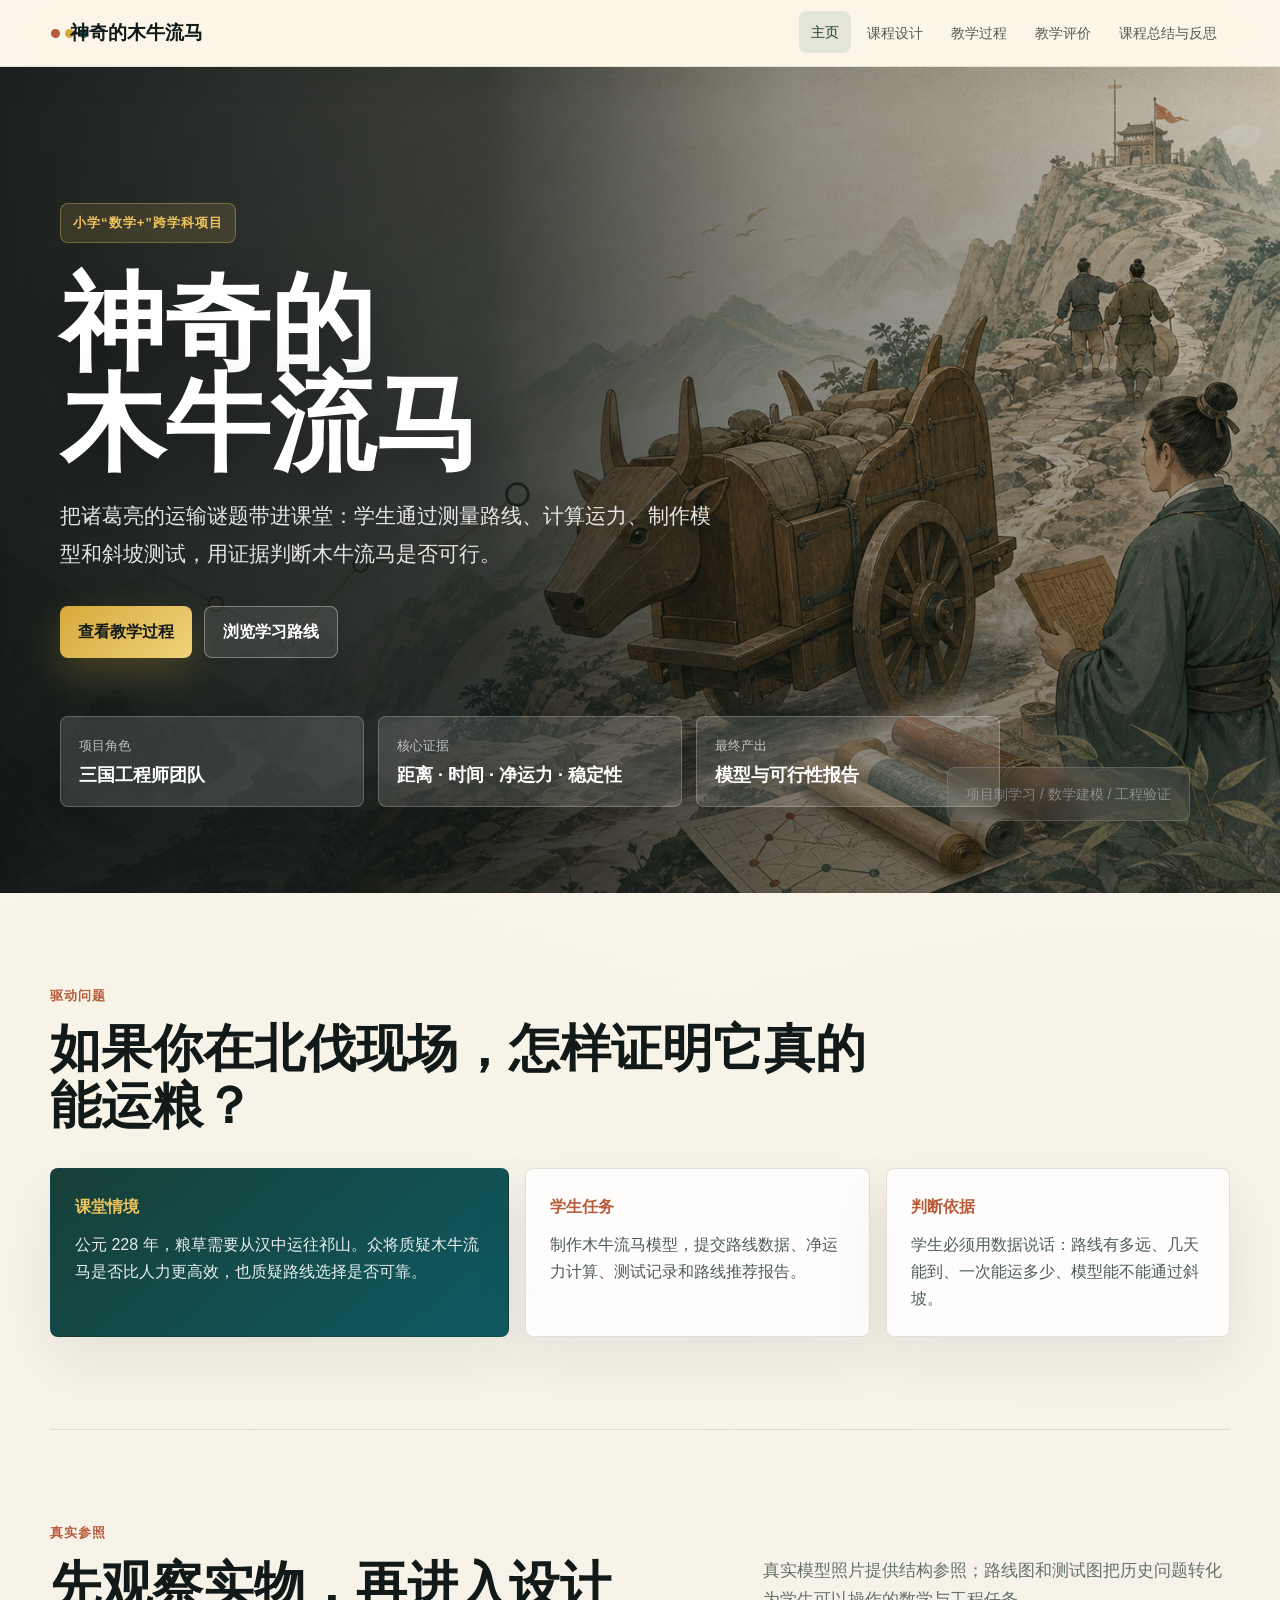
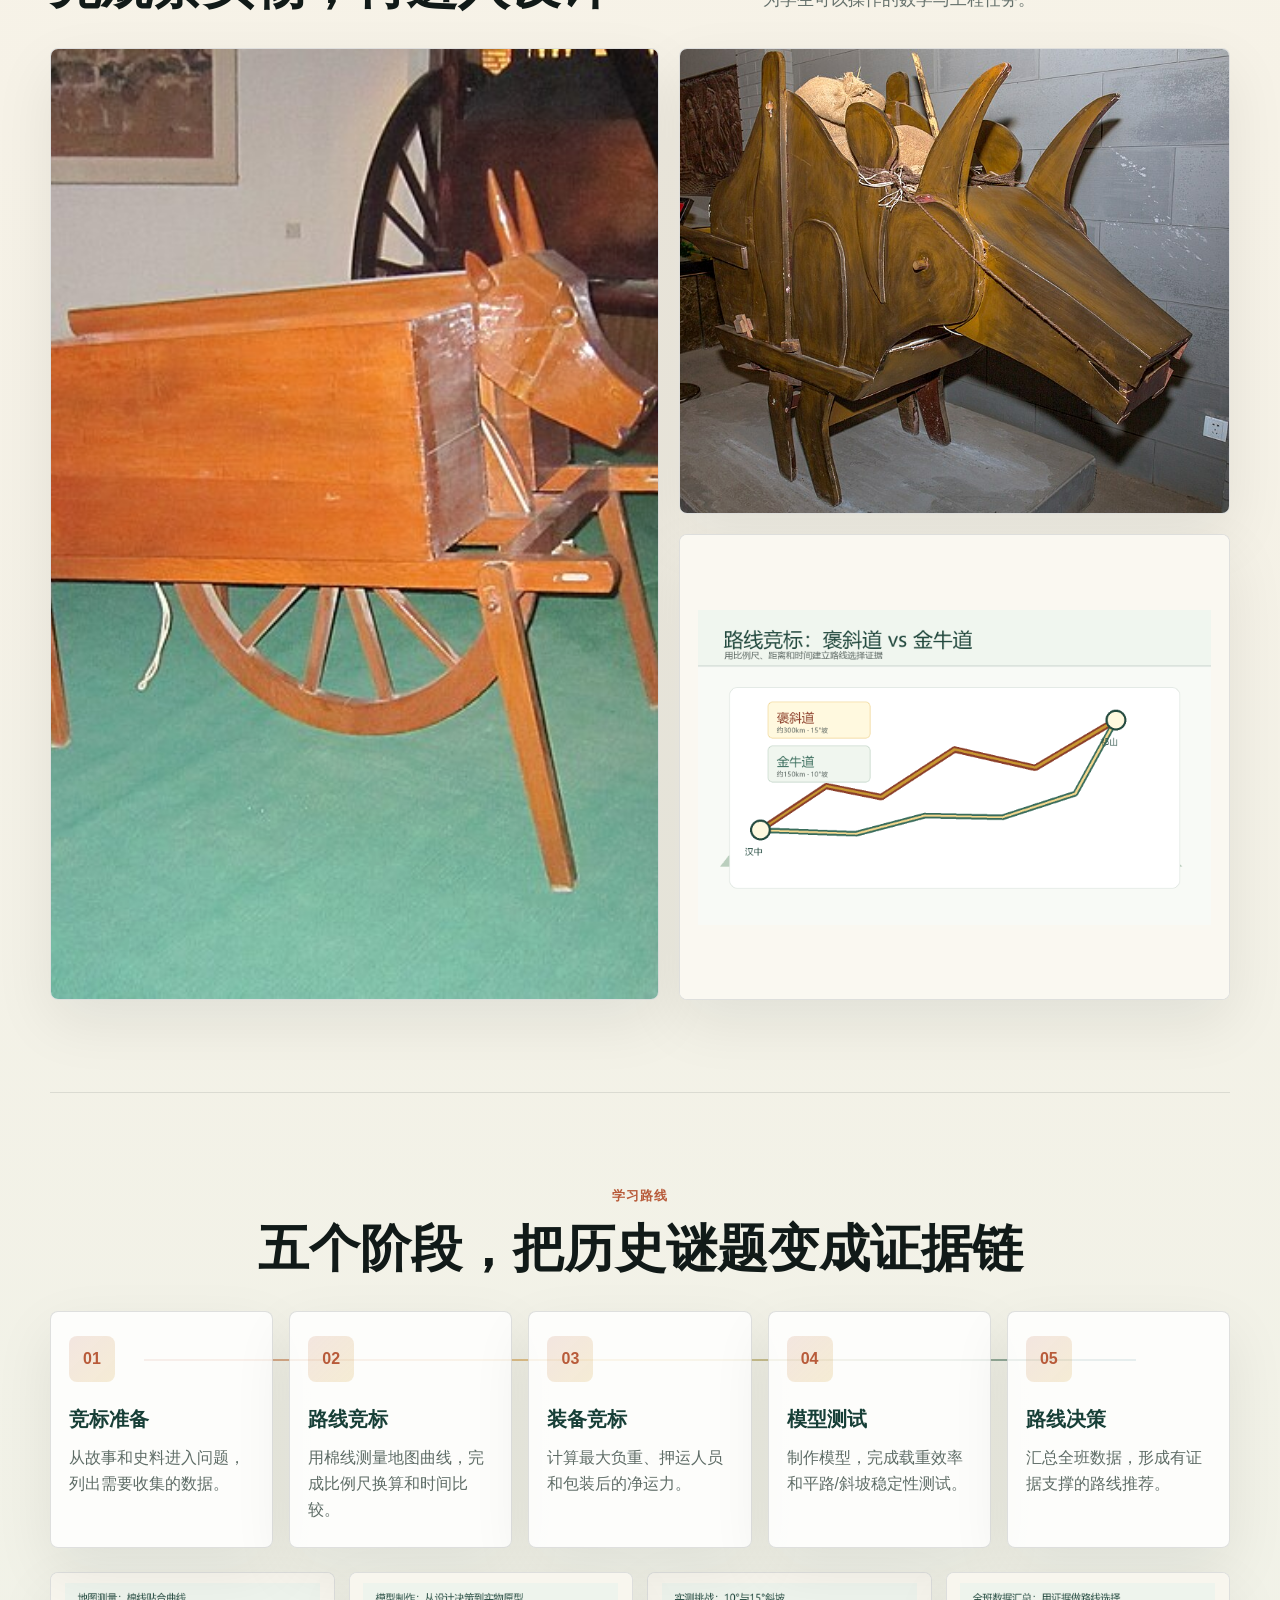
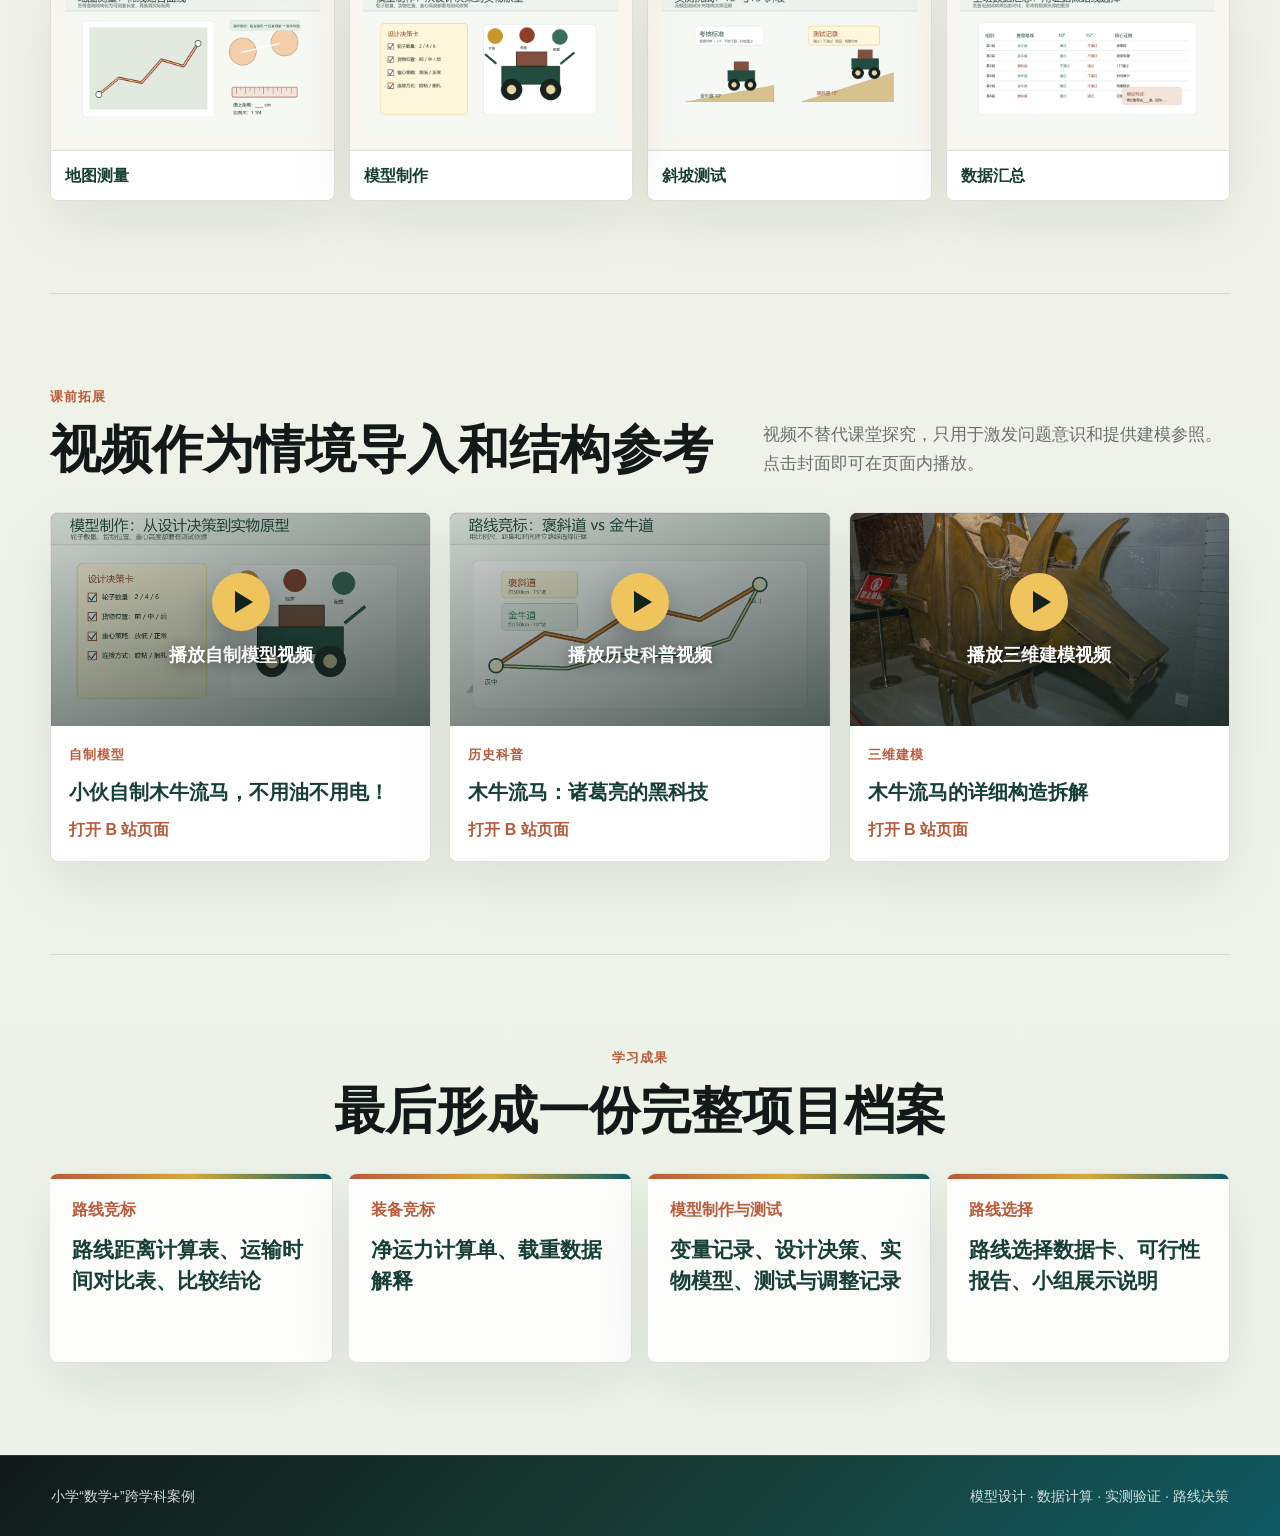
<file: index.html>
<!doctype html>
<html lang="zh-CN">
<head>
  <meta charset="utf-8">
  <meta name="viewport" content="width=device-width, initial-scale=1">
  <title>神奇的木牛流马 | 小学“数学+”跨学科项目</title>
  <link rel="stylesheet" href="assets/styles.css">
</head>
<body class="v4 home-v4">
  <header class="v4-header">
    <a class="v4-brand" href="index.html">神奇的木牛流马</a>
    <nav class="v4-nav" aria-label="主导航">
      <a class="active" href="index.html">主页</a>
      <a href="course-design.html">课程设计</a>
      <a href="teaching-process.html">教学过程</a>
      <a href="assessment.html">教学评价</a>
      <a href="reflection.html">课程总结与反思</a>
    </nav>
  </header>

  <main>
    <section class="v4-hero">
      <div class="v4-hero-shade"></div>
      <div class="v4-hero-inner">
        <p class="v4-kicker">小学“数学+”跨学科项目</p>
        <h1>神奇的<br>木牛流马</h1>
        <p class="v4-lead">把诸葛亮的运输谜题带进课堂：学生通过测量路线、计算运力、制作模型和斜坡测试，用证据判断木牛流马是否可行。</p>
        <div class="v4-hero-actions">
          <a class="v4-button primary" href="teaching-process.html">查看教学过程</a>
          <a class="v4-button ghost" href="#journey">浏览学习路线</a>
        </div>
        <div class="v4-quick-facts">
          <div><span>项目角色</span><strong>三国工程师团队</strong></div>
          <div><span>核心证据</span><strong>距离 · 时间 · 净运力 · 稳定性</strong></div>
          <div><span>最终产出</span><strong>模型与可行性报告</strong></div>
        </div>
      </div>
    </section>

    <section class="v4-section v4-problem" id="problem">
      <div class="v4-section-head">
        <p class="v4-label">驱动问题</p>
        <h2>如果你在北伐现场，怎样证明它真的能运粮？</h2>
      </div>
      <div class="v4-problem-grid">
        <article class="v4-question-card">
          <span>课堂情境</span>
          <p>公元 228 年，粮草需要从汉中运往祁山。众将质疑木牛流马是否比人力更高效，也质疑路线选择是否可靠。</p>
        </article>
        <article>
          <span>学生任务</span>
          <p>制作木牛流马模型，提交路线数据、净运力计算、测试记录和路线推荐报告。</p>
        </article>
        <article>
          <span>判断依据</span>
          <p>学生必须用数据说话：路线有多远、几天能到、一次能运多少、模型能不能通过斜坡。</p>
        </article>
      </div>
    </section>

    <section class="v4-section v4-gallery" id="materials">
      <div class="v4-section-head split">
        <div>
          <p class="v4-label">真实参照</p>
          <h2>先观察实物，再进入设计</h2>
        </div>
        <p>真实模型照片提供结构参照；路线图和测试图把历史问题转化为学生可以操作的数学与工程任务。</p>
      </div>
      <div class="v4-gallery-grid">
        <figure class="v4-tall"><img src="assets/photo-wooden-ox-zibo.jpg" alt="木牛流马复原模型"><figcaption><strong>木牛复原模型</strong><span>观察车身、载物空间、轮轴与支撑结构。</span></figcaption></figure>
        <figure><img src="assets/photo-wooden-ox-wuzhang.jpg" alt="五丈原木牛模型"><figcaption><strong>五丈原木牛模型</strong><span>讨论重心、载物方式和结构稳定性。</span></figcaption></figure>
        <figure><img src="assets/visual-route-map.png" alt="褒斜道与金牛道路线比较"><figcaption><strong>路线选择</strong><span>比较褒斜道与金牛道的距离、时间和坡度。</span></figcaption></figure>
      </div>
    </section>

    <section class="v4-section v4-journey" id="journey">
      <div class="v4-section-head centered">
        <p class="v4-label">学习路线</p>
        <h2>五个阶段，把历史谜题变成证据链</h2>
      </div>
      <div class="v4-roadmap">
        <article><span>01</span><h3>竞标准备</h3><p>从故事和史料进入问题，列出需要收集的数据。</p></article>
        <article><span>02</span><h3>路线竞标</h3><p>用棉线测量地图曲线，完成比例尺换算和时间比较。</p></article>
        <article><span>03</span><h3>装备竞标</h3><p>计算最大负重、押运人员和包装后的净运力。</p></article>
        <article><span>04</span><h3>模型测试</h3><p>制作模型，完成载重效率和平路/斜坡稳定性测试。</p></article>
        <article><span>05</span><h3>路线决策</h3><p>汇总全班数据，形成有证据支撑的路线推荐。</p></article>
      </div>
      <div class="v4-process-strip">
        <figure><img src="assets/visual-measure.png" alt="地图测量"><figcaption>地图测量</figcaption></figure>
        <figure><img src="assets/visual-workshop.png" alt="模型制作"><figcaption>模型制作</figcaption></figure>
        <figure><img src="assets/visual-slope-test.png" alt="斜坡测试"><figcaption>斜坡测试</figcaption></figure>
        <figure><img src="assets/visual-data-wall.png" alt="数据汇总"><figcaption>数据汇总</figcaption></figure>
      </div>
    </section>

    <section class="v4-section v4-video" id="videos">
      <div class="v4-section-head split">
        <div>
          <p class="v4-label">课前拓展</p>
          <h2>视频作为情境导入和结构参考</h2>
        </div>
        <p>视频不替代课堂探究，只用于激发问题意识和提供建模参照。点击封面即可在页面内播放。</p>
      </div>
      <div class="v4-video-grid">
        <article>
          <div class="v4-video-frame"><iframe src="https://player.bilibili.com/player.html?isOutside=true&bvid=BV14L411g7Qd&page=1&autoplay=0" title="小伙自制木牛流马" loading="lazy" scrolling="no" frameborder="0" allowfullscreen></iframe><button class="v4-video-poster" style="background-image:linear-gradient(160deg,rgba(21,38,33,.18),rgba(21,38,33,.75)),url('assets/visual-workshop.png')"><span></span><strong>播放自制模型视频</strong></button></div>
          <div class="v4-video-copy"><p class="v4-label">自制模型</p><h3>小伙自制木牛流马，不用油不用电！</h3><a href="https://www.bilibili.com/video/BV14L411g7Qd" target="_blank" rel="noopener">打开 B 站页面</a></div>
        </article>
        <article>
          <div class="v4-video-frame"><iframe src="https://player.bilibili.com/player.html?isOutside=true&bvid=BV1aFyoBRECM&page=1&autoplay=0" title="木牛流马历史科普" loading="lazy" scrolling="no" frameborder="0" allowfullscreen></iframe><button class="v4-video-poster" style="background-image:linear-gradient(160deg,rgba(21,38,33,.18),rgba(21,38,33,.75)),url('assets/visual-route-map.png')"><span></span><strong>播放历史科普视频</strong></button></div>
          <div class="v4-video-copy"><p class="v4-label">历史科普</p><h3>木牛流马：诸葛亮的黑科技</h3><a href="https://www.bilibili.com/video/BV1aFyoBRECM" target="_blank" rel="noopener">打开 B 站页面</a></div>
        </article>
        <article>
          <div class="v4-video-frame"><iframe src="https://player.bilibili.com/player.html?isOutside=true&bvid=BV14t421t79f&page=1&autoplay=0" title="木牛流马构造拆解" loading="lazy" scrolling="no" frameborder="0" allowfullscreen></iframe><button class="v4-video-poster" style="background-image:linear-gradient(160deg,rgba(21,38,33,.18),rgba(21,38,33,.75)),url('assets/photo-wooden-ox-wuzhang.jpg')"><span></span><strong>播放三维建模视频</strong></button></div>
          <div class="v4-video-copy"><p class="v4-label">三维建模</p><h3>木牛流马的详细构造拆解</h3><a href="https://www.bilibili.com/video/BV14t421t79f" target="_blank" rel="noopener">打开 B 站页面</a></div>
        </article>
      </div>
    </section>

    <section class="v4-section v4-outcomes" id="outcomes">
      <div class="v4-section-head centered">
        <p class="v4-label">学习成果</p>
        <h2>最后形成一份完整项目档案</h2>
      </div>
      <div class="v4-outcome-grid">
        <article><span>路线竞标</span><h3>路线距离计算表、运输时间对比表、比较结论</h3></article>
        <article><span>装备竞标</span><h3>净运力计算单、载重数据解释</h3></article>
        <article><span>模型制作与测试</span><h3>变量记录、设计决策、实物模型、测试与调整记录</h3></article>
        <article><span>路线选择</span><h3>路线选择数据卡、可行性报告、小组展示说明</h3></article>
      </div>
    </section>
  </main>

  <footer class="v4-footer"><span>小学“数学+”跨学科案例</span><span>模型设计 · 数据计算 · 实测验证 · 路线决策</span></footer>
  <script>
    document.querySelectorAll('.v4-video-poster').forEach(function(button){
      button.addEventListener('click', function(){ button.classList.add('hide'); setTimeout(function(){ button.remove(); }, 240); });
    });
  </script>
</body>
</html>
</file>
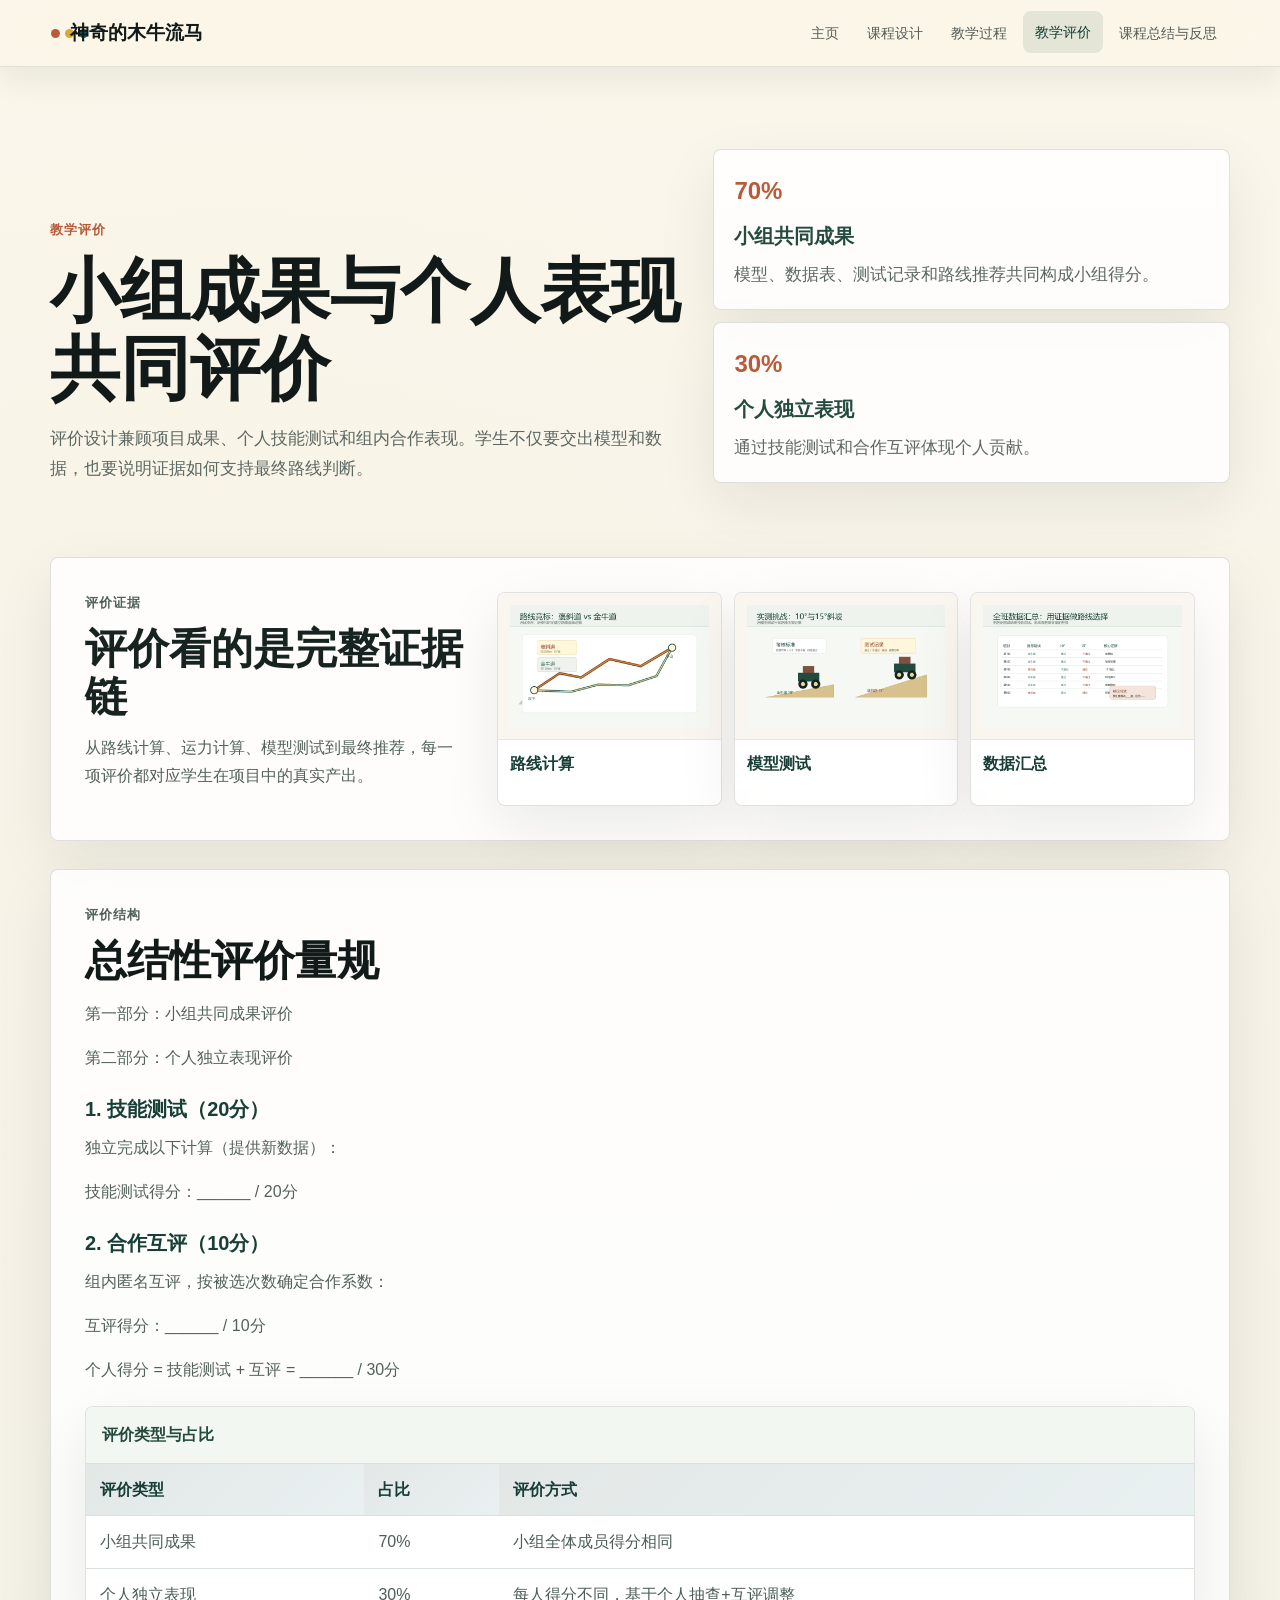
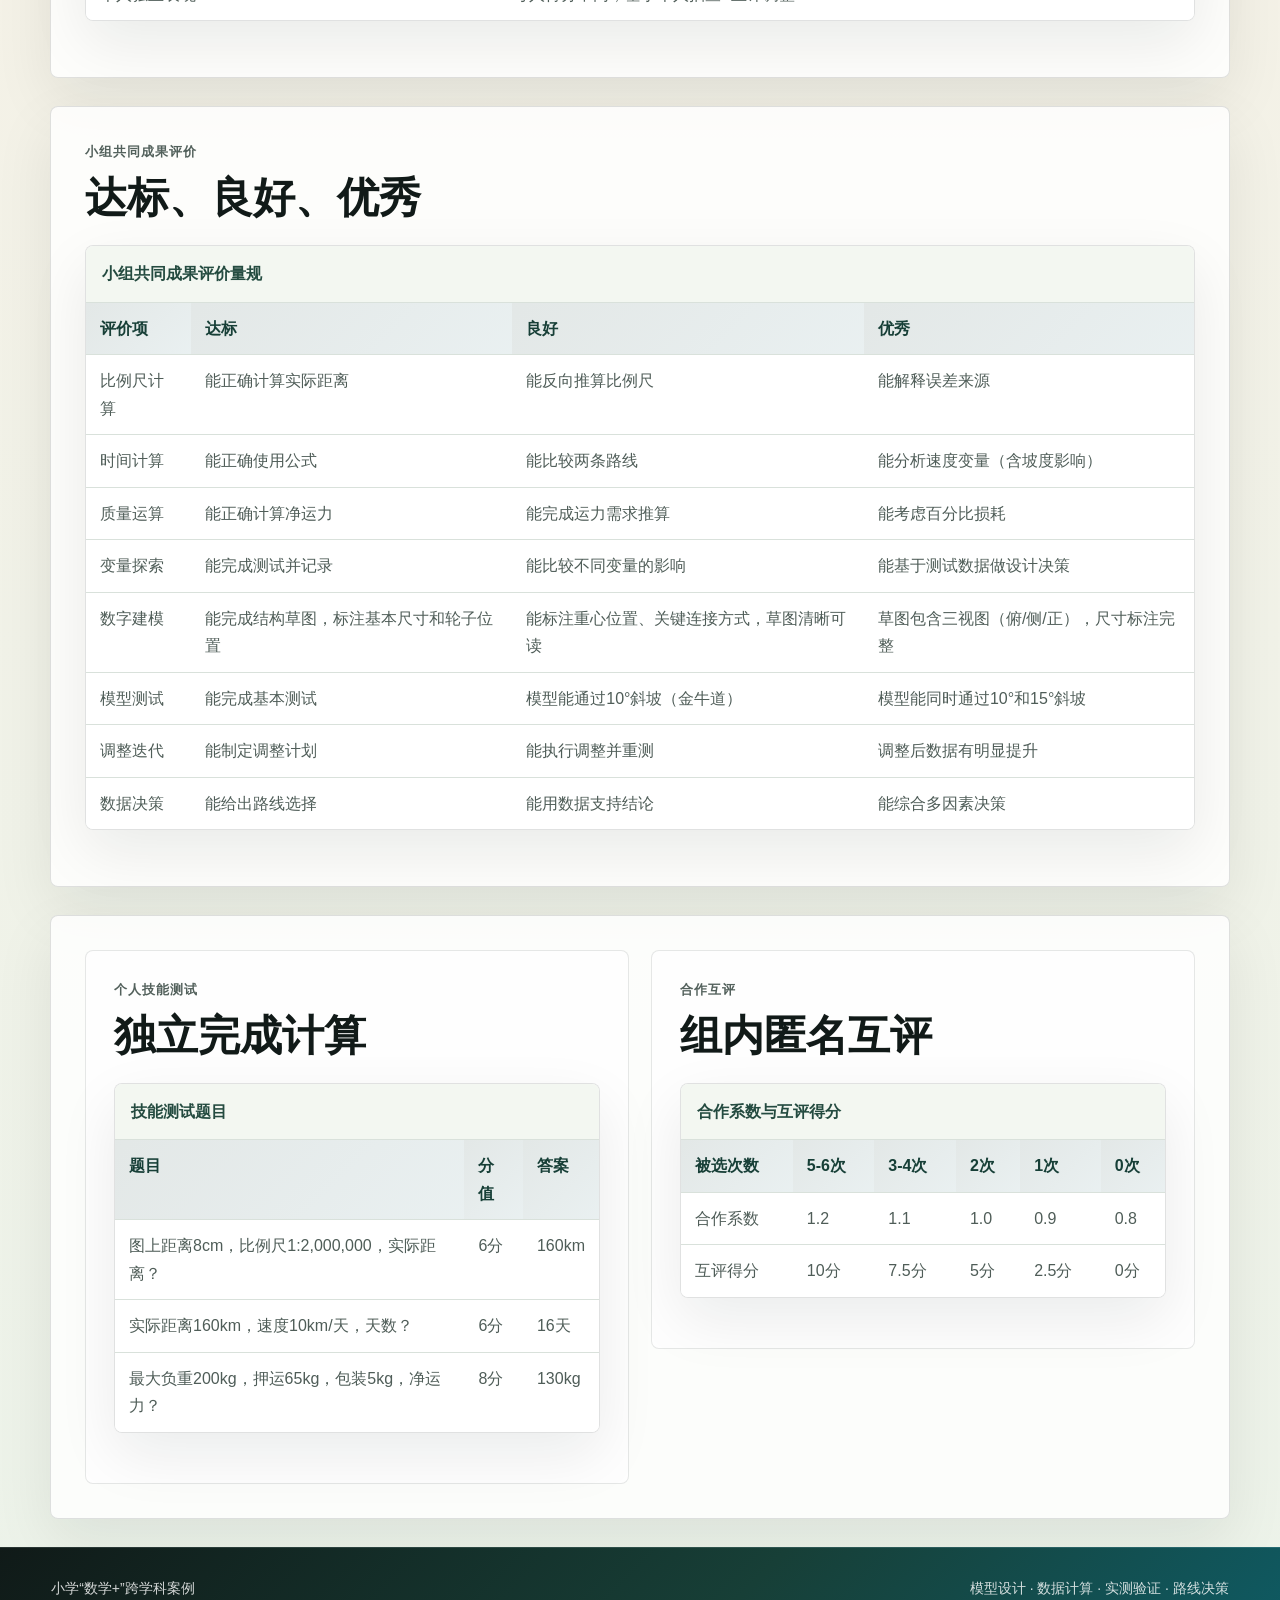
<file: assessment.html>
<!doctype html>
<html lang="zh-CN">
<head>
  <meta charset="utf-8">
  <meta name="viewport" content="width=device-width, initial-scale=1">
  <title>教学评价 | 神奇的木牛流马</title>
  <link rel="stylesheet" href="assets/styles.css">
</head>
<body class="v4 subpage-v3 assessment-v3">
  <header class="v4-header">
    <a class="v4-brand" href="index.html">神奇的木牛流马</a>
    <nav class="v4-nav" aria-label="主导航">
      <a href="index.html">主页</a>
      <a href="course-design.html">课程设计</a>
      <a href="teaching-process.html">教学过程</a>
      <a href="assessment.html" class="active">教学评价</a>
      <a href="reflection.html">课程总结与反思</a>
    </nav>
  </header>
  
<main class="page-main">
  <section class="subpage-hero">
    <div>
      <p class="section-label">教学评价</p>
      <h1>小组成果与个人表现共同评价</h1>
      <p>评价设计兼顾项目成果、个人技能测试和组内合作表现。学生不仅要交出模型和数据，也要说明证据如何支持最终路线判断。</p>
    </div>
    <div class="subpage-stat-grid">
      <article><span>70%</span><strong>小组共同成果</strong><p>模型、数据表、测试记录和路线推荐共同构成小组得分。</p></article>
      <article><span>30%</span><strong>个人独立表现</strong><p>通过技能测试和合作互评体现个人贡献。</p></article>
    </div>
  </section>

  <section class="section evidence-panel">
    <div class="evidence-copy">
      <p class="section-label">评价证据</p>
      <h2>评价看的是完整证据链</h2>
      <p>从路线计算、运力计算、模型测试到最终推荐，每一项评价都对应学生在项目中的真实产出。</p>
    </div>
    <div class="evidence-images">
      <figure><img src="assets/visual-route-map.png" alt="路线计算与路线选择证据"><figcaption>路线计算</figcaption></figure>
      <figure><img src="assets/visual-slope-test.png" alt="模型斜坡测试证据"><figcaption>模型测试</figcaption></figure>
      <figure><img src="assets/visual-data-wall.png" alt="全班数据汇总证据"><figcaption>数据汇总</figcaption></figure>
    </div>
  </section>

  <section class="section">
    <p class="section-label">评价结构</p>
    <h2>总结性评价量规</h2>
    <p>第一部分：小组共同成果评价</p>
<p>第二部分：个人独立表现评价</p>
<h3 class="minor-title">1. 技能测试（20分）</h3>
<p>独立完成以下计算（提供新数据）：</p>
<p>技能测试得分：______ / 20分</p>
<h3 class="minor-title">2. 合作互评（10分）</h3>
<p>组内匿名互评，按被选次数确定合作系数：</p>
<p>互评得分：______ / 10分</p>
<p>个人得分 = 技能测试 + 互评 = ______ / 30分</p>
    <div class="table-wrap">
<div class="table-caption">评价类型与占比</div>
<table>
<thead><tr><th>评价类型</th><th>占比</th><th>评价方式</th></tr></thead>
<tbody>
<tr><td>小组共同成果</td><td>70%</td><td>小组全体成员得分相同</td></tr>
<tr><td>个人独立表现</td><td>30%</td><td>每人得分不同，基于个人抽查+互评调整</td></tr>
</tbody></table></div>
  </section>
  <section class="section">
    <p class="section-label">小组共同成果评价</p>
    <h2>达标、良好、优秀</h2>
    <div class="table-wrap">
<div class="table-caption">小组共同成果评价量规</div>
<table>
<thead><tr><th>评价项</th><th>达标</th><th>良好</th><th>优秀</th></tr></thead>
<tbody>
<tr><td>比例尺计算</td><td>能正确计算实际距离</td><td>能反向推算比例尺</td><td>能解释误差来源</td></tr>
<tr><td>时间计算</td><td>能正确使用公式</td><td>能比较两条路线</td><td>能分析速度变量（含坡度影响）</td></tr>
<tr><td>质量运算</td><td>能正确计算净运力</td><td>能完成运力需求推算</td><td>能考虑百分比损耗</td></tr>
<tr><td>变量探索</td><td>能完成测试并记录</td><td>能比较不同变量的影响</td><td>能基于测试数据做设计决策</td></tr>
<tr><td>数字建模</td><td>能完成结构草图，标注基本尺寸和轮子位置</td><td>能标注重心位置、关键连接方式，草图清晰可读</td><td>草图包含三视图（俯/侧/正），尺寸标注完整</td></tr>
<tr><td>模型测试</td><td>能完成基本测试</td><td>模型能通过10°斜坡（金牛道）</td><td>模型能同时通过10°和15°斜坡</td></tr>
<tr><td>调整迭代</td><td>能制定调整计划</td><td>能执行调整并重测</td><td>调整后数据有明显提升</td></tr>
<tr><td>数据决策</td><td>能给出路线选择</td><td>能用数据支持结论</td><td>能综合多因素决策</td></tr>
</tbody></table></div>
  </section>
  <section class="section two-column">
    <article>
      <p class="section-label">个人技能测试</p>
      <h2>独立完成计算</h2>
      <div class="table-wrap">
<div class="table-caption">技能测试题目</div>
<table>
<thead><tr><th>题目</th><th>分值</th><th>答案</th></tr></thead>
<tbody>
<tr><td>图上距离8cm，比例尺1:2,000,000，实际距离？</td><td>6分</td><td>160km</td></tr>
<tr><td>实际距离160km，速度10km/天，天数？</td><td>6分</td><td>16天</td></tr>
<tr><td>最大负重200kg，押运65kg，包装5kg，净运力？</td><td>8分</td><td>130kg</td></tr>
</tbody></table></div>
    </article>
    <article>
      <p class="section-label">合作互评</p>
      <h2>组内匿名互评</h2>
      <div class="table-wrap">
<div class="table-caption">合作系数与互评得分</div>
<table>
<thead><tr><th>被选次数</th><th>5-6次</th><th>3-4次</th><th>2次</th><th>1次</th><th>0次</th></tr></thead>
<tbody>
<tr><td>合作系数</td><td>1.2</td><td>1.1</td><td>1.0</td><td>0.9</td><td>0.8</td></tr>
<tr><td>互评得分</td><td>10分</td><td>7.5分</td><td>5分</td><td>2.5分</td><td>0分</td></tr>
</tbody></table></div>
    </article>
  </section>
</main>

  <footer class="site-footer">
    <div>小学“数学+”跨学科案例</div>
    <div>模型设计 · 数据计算 · 实测验证 · 路线决策</div>
  </footer>
</body>
</html>
</file>
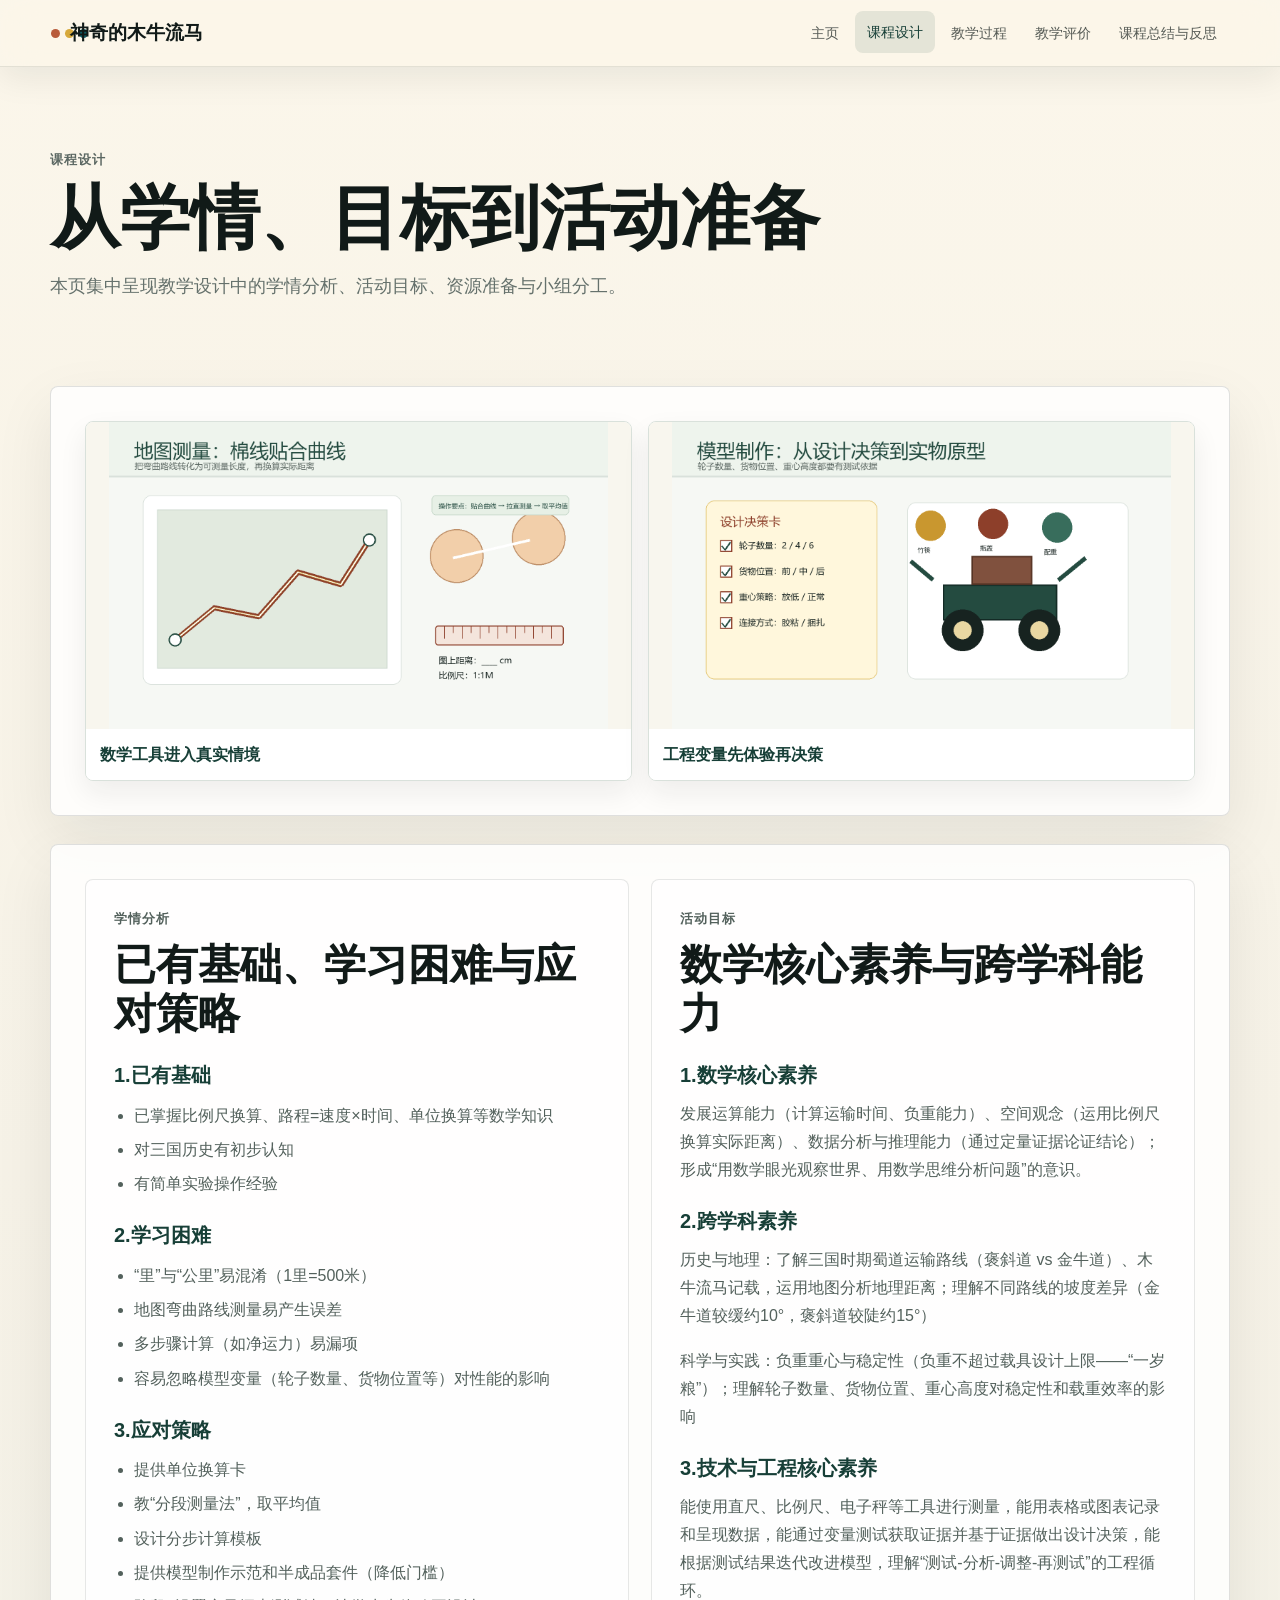
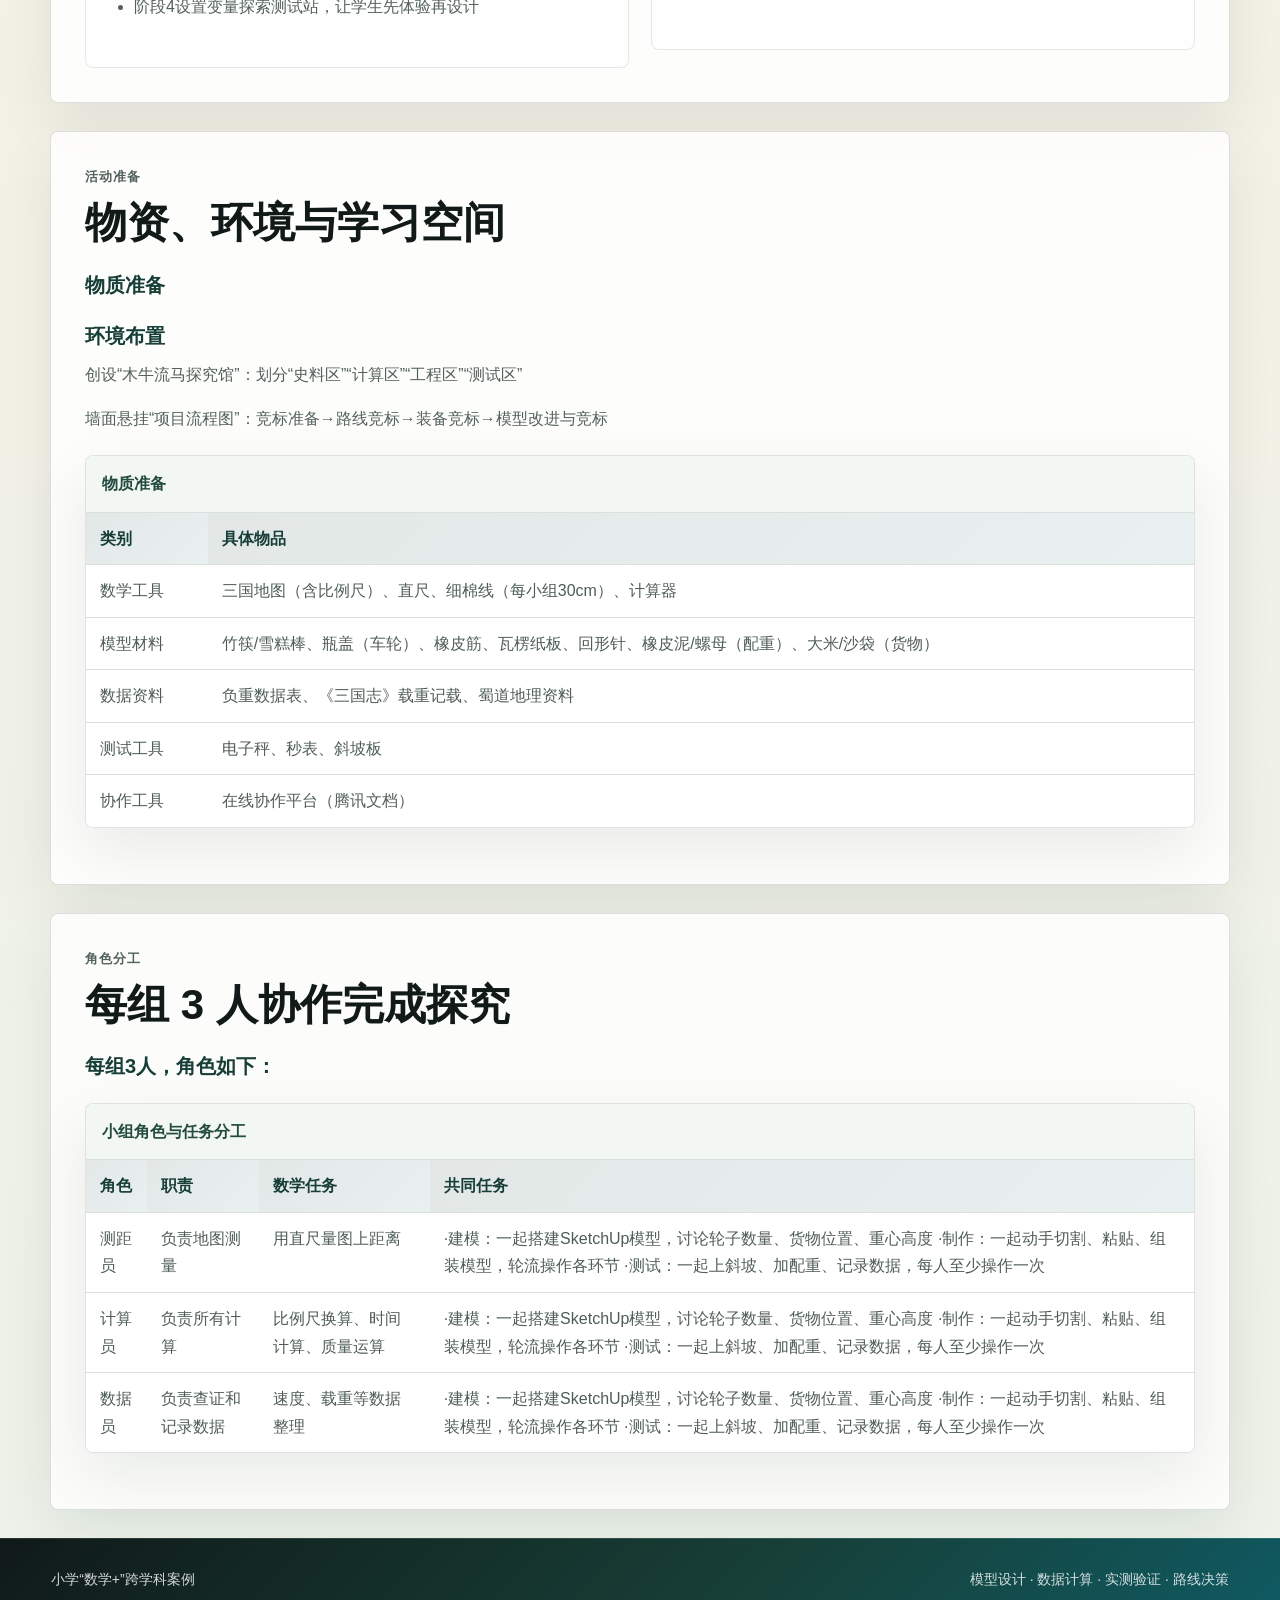
<file: course-design.html>
<!doctype html>
<html lang="zh-CN">
<head>
  <meta charset="utf-8">
  <meta name="viewport" content="width=device-width, initial-scale=1">
  <title>课程设计 | 神奇的木牛流马</title>
  <link rel="stylesheet" href="assets/styles.css">
</head>
<body class="v4 ">
  <header class="v4-header">
    <a class="v4-brand" href="index.html">神奇的木牛流马</a>
    <nav class="v4-nav" aria-label="主导航">
      <a href="index.html">主页</a>
      <a href="course-design.html" class="active">课程设计</a>
      <a href="teaching-process.html">教学过程</a>
      <a href="assessment.html">教学评价</a>
      <a href="reflection.html">课程总结与反思</a>
    </nav>
  </header>
  
<main class="page-main">
  <section class="page-title">
    <p class="section-label">课程设计</p>
    <h1>从学情、目标到活动准备</h1>
    <p>本页集中呈现教学设计中的学情分析、活动目标、资源准备与小组分工。</p>
  </section>

  <section class="section visual-strip">
    <figure><img src="assets/visual-measure.png" alt="地图测量与比例尺换算"><figcaption>数学工具进入真实情境</figcaption></figure>
    <figure><img src="assets/visual-workshop.png" alt="模型制作与工程设计"><figcaption>工程变量先体验再决策</figcaption></figure>
  </section>

  <section class="section two-column">
    <article>
      <p class="section-label">学情分析</p>
      <h2>已有基础、学习困难与应对策略</h2>
      <h3 class="minor-title">1.已有基础</h3>
<ul class="clean-list"><li>已掌握比例尺换算、路程=速度×时间、单位换算等数学知识</li><li>对三国历史有初步认知</li><li>有简单实验操作经验</li></ul>
<h3 class="minor-title">2.学习困难</h3>
<ul class="clean-list"><li>“里”与“公里”易混淆（1里=500米）</li><li>地图弯曲路线测量易产生误差</li><li>多步骤计算（如净运力）易漏项</li><li>容易忽略模型变量（轮子数量、货物位置等）对性能的影响</li></ul>
<h3 class="minor-title">3.应对策略</h3>
<ul class="clean-list"><li>提供单位换算卡</li><li>教“分段测量法”，取平均值</li><li>设计分步计算模板</li><li>提供模型制作示范和半成品套件（降低门槛）</li><li>阶段4设置变量探索测试站，让学生先体验再设计</li></ul>
    </article>
    <article>
      <p class="section-label">活动目标</p>
      <h2>数学核心素养与跨学科能力</h2>
      <h3 class="minor-title">1.数学核心素养</h3>
<p>发展运算能力（计算运输时间、负重能力）、空间观念（运用比例尺换算实际距离）、数据分析与推理能力（通过定量证据论证结论）；形成“用数学眼光观察世界、用数学思维分析问题”的意识。</p>
<h3 class="minor-title">2.跨学科素养</h3>
<p>历史与地理：了解三国时期蜀道运输路线（褒斜道 vs 金牛道）、木牛流马记载，运用地图分析地理距离；理解不同路线的坡度差异（金牛道较缓约10°，褒斜道较陡约15°）</p>
<p>科学与实践：负重重心与稳定性（负重不超过载具设计上限——“一岁粮”）；理解轮子数量、货物位置、重心高度对稳定性和载重效率的影响</p>
<h3 class="minor-title">3.技术与工程核心素养</h3>
<p>能使用直尺、比例尺、电子秤等工具进行测量，能用表格或图表记录和呈现数据，能通过变量测试获取证据并基于证据做出设计决策，能根据测试结果迭代改进模型，理解“测试-分析-调整-再测试”的工程循环。</p>
    </article>
  </section>
  <section class="section">
    <p class="section-label">活动准备</p>
    <h2>物资、环境与学习空间</h2>
    <h3 class="minor-title">物质准备</h3>
<h3 class="minor-title">环境布置</h3>
<p>创设“木牛流马探究馆”：划分“史料区”“计算区”“工程区”“测试区”</p>
<p>墙面悬挂“项目流程图”：竞标准备→路线竞标→装备竞标→模型改进与竞标</p>
    <div class="table-wrap">
<div class="table-caption">物质准备</div>
<table>
<thead><tr><th>类别</th><th>具体物品</th></tr></thead>
<tbody>
<tr><td>数学工具</td><td>三国地图（含比例尺）、直尺、细棉线（每小组30cm）、计算器</td></tr>
<tr><td>模型材料</td><td>竹筷/雪糕棒、瓶盖（车轮）、橡皮筋、瓦楞纸板、回形针、橡皮泥/螺母（配重）、大米/沙袋（货物）</td></tr>
<tr><td>数据资料</td><td>负重数据表、《三国志》载重记载、蜀道地理资料</td></tr>
<tr><td>测试工具</td><td>电子秤、秒表、斜坡板</td></tr>
<tr><td>协作工具</td><td>在线协作平台（腾讯文档）</td></tr>
</tbody></table></div>
  </section>
  <section class="section">
    <p class="section-label">角色分工</p>
    <h2>每组 3 人协作完成探究</h2>
    <h3 class="minor-title">每组3人，角色如下：</h3>
    <div class="table-wrap">
<div class="table-caption">小组角色与任务分工</div>
<table>
<thead><tr><th>角色</th><th>职责</th><th>数学任务</th><th>共同任务</th></tr></thead>
<tbody>
<tr><td>测距员</td><td>负责地图测量</td><td>用直尺量图上距离</td><td>·建模：一起搭建SketchUp模型，讨论轮子数量、货物位置、重心高度 ·制作：一起动手切割、粘贴、组装模型，轮流操作各环节 ·测试：一起上斜坡、加配重、记录数据，每人至少操作一次</td></tr>
<tr><td>计算员</td><td>负责所有计算</td><td>比例尺换算、时间计算、质量运算</td><td>·建模：一起搭建SketchUp模型，讨论轮子数量、货物位置、重心高度 ·制作：一起动手切割、粘贴、组装模型，轮流操作各环节 ·测试：一起上斜坡、加配重、记录数据，每人至少操作一次</td></tr>
<tr><td>数据员</td><td>负责查证和记录数据</td><td>速度、载重等数据整理</td><td>·建模：一起搭建SketchUp模型，讨论轮子数量、货物位置、重心高度 ·制作：一起动手切割、粘贴、组装模型，轮流操作各环节 ·测试：一起上斜坡、加配重、记录数据，每人至少操作一次</td></tr>
</tbody></table></div>
  </section>
</main>

  <footer class="site-footer">
    <div>小学“数学+”跨学科案例</div>
    <div>模型设计 · 数据计算 · 实测验证 · 路线决策</div>
  </footer>
</body>
</html>
</file>
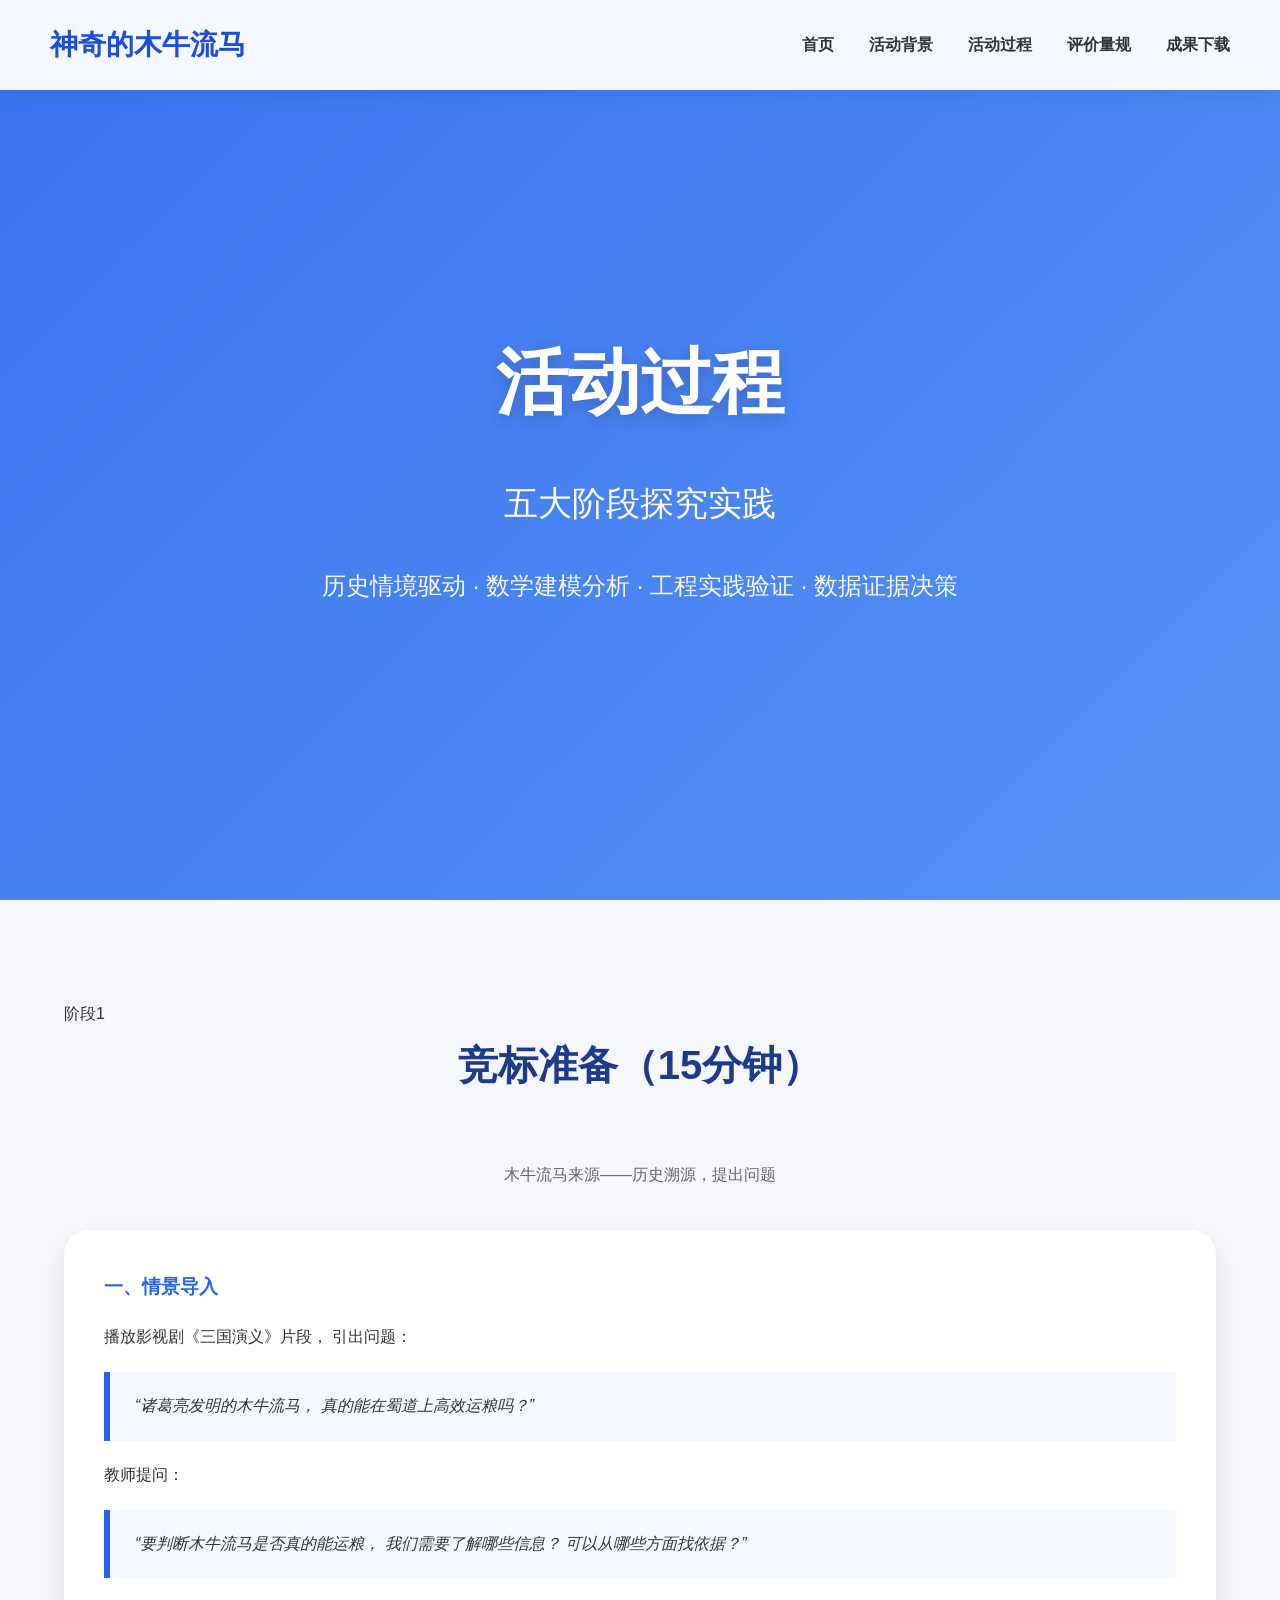
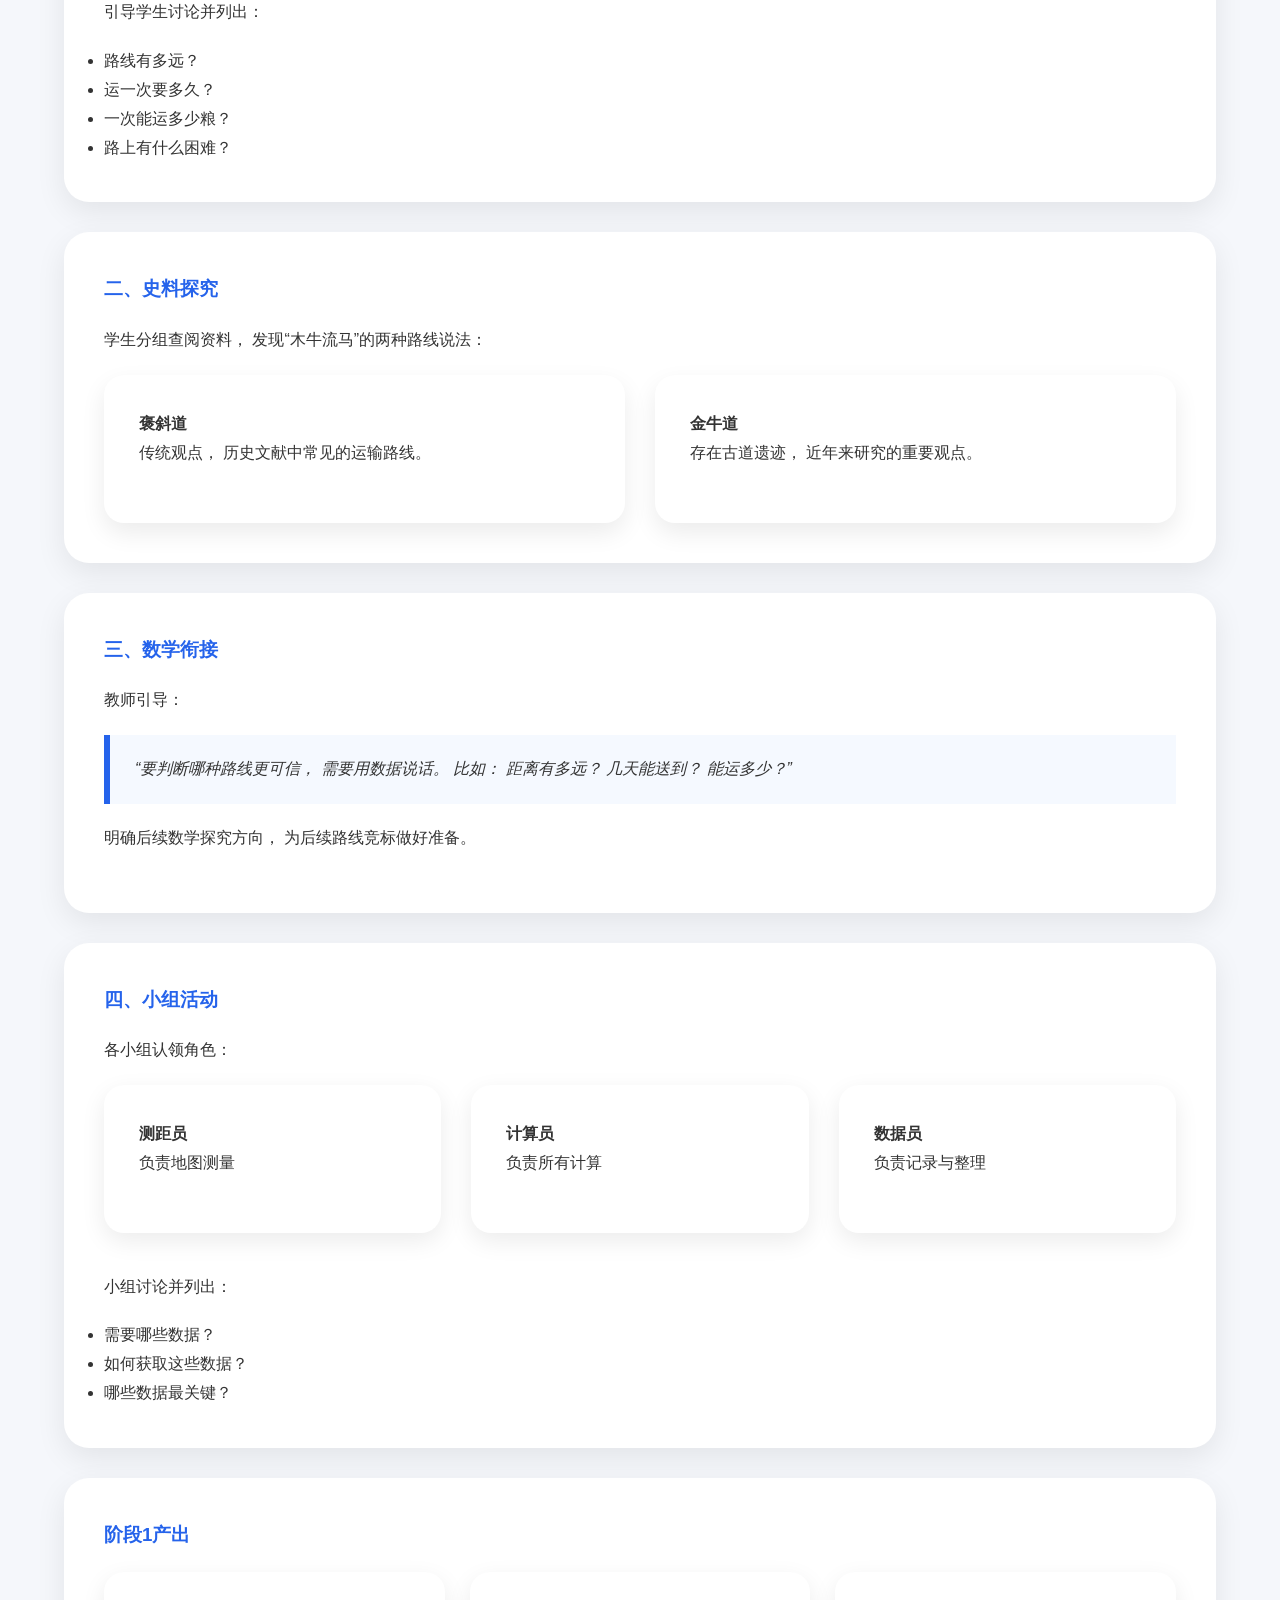
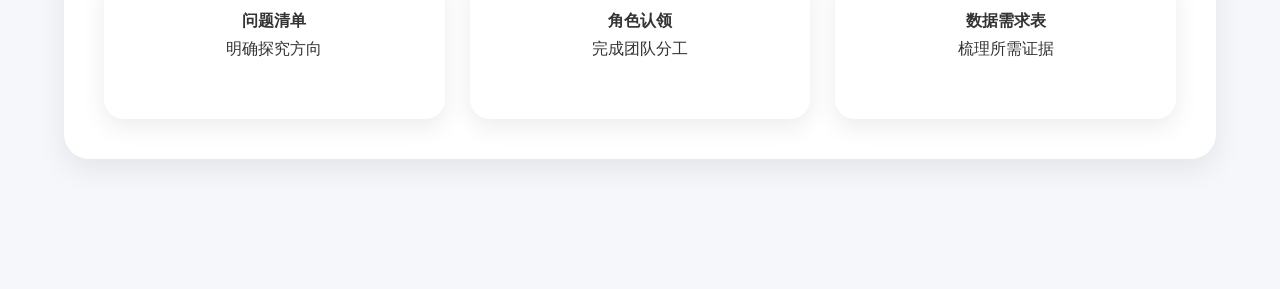
<file: process.html>
<!DOCTYPE html>
<html lang="zh-CN">

<head>

    <meta charset="UTF-8">

    <meta name="viewport"
          content="width=device-width, initial-scale=1.0">

    <title>
        活动过程｜神奇的木牛流马
    </title>

    <link rel="stylesheet"
          href="style.css">

</head>

<body>

    <!-- 导航栏 -->
    <nav class="navbar">

        <div class="logo">
            神奇的木牛流马
        </div>

        <ul class="nav-menu">

            <li>
                <a href="index.html">
                    首页
                </a>
            </li>

            <li>
                <a href="background.html">
                    活动背景
                </a>
            </li>

            <li>
                <a href="process.html">
                    活动过程
                </a>
            </li>

            <li>
                <a href="evaluation.html">
                    评价量规
                </a>
            </li>

            <li>
                <a href="download.html">
                    成果下载
                </a>
            </li>

        </ul>

    </nav>


    <!-- 页面封面 -->
    <header class="hero process-hero">

        <div class="hero-content">

            <h1>
                活动过程
            </h1>

            <h2>
                五大阶段探究实践
            </h2>

            <p class="slogan">

                历史情境驱动 · 数学建模分析 ·
                工程实践验证 · 数据证据决策

            </p>

        </div>

    </header>


    <main>

        <!-- 阶段1 -->
        <section class="section"
                 id="stage1">

            <div class="container">

                <div class="stage-header">

                    <span class="stage-tag">

                        阶段1

                    </span>

                    <h2 class="section-title">

                        竞标准备（15分钟）

                    </h2>

                    <p class="section-desc">

                        木牛流马来源——历史溯源，提出问题

                    </p>

                </div>


                <!-- 情景导入 -->
                <div class="content-card">

                    <h3>

                        一、情景导入

                    </h3>

                    <p>

                        播放影视剧《三国演义》片段，
                        引出问题：

                    </p>

                    <blockquote>

                        “诸葛亮发明的木牛流马，
                        真的能在蜀道上高效运粮吗？”

                    </blockquote>

                    <p>

                        教师提问：

                    </p>

                    <blockquote>

                        “要判断木牛流马是否真的能运粮，
                        我们需要了解哪些信息？
                        可以从哪些方面找依据？”

                    </blockquote>

                    <p>

                        引导学生讨论并列出：

                    </p>

                    <ul>

                        <li>
                            路线有多远？
                        </li>

                        <li>
                            运一次要多久？
                        </li>

                        <li>
                            一次能运多少粮？
                        </li>

                        <li>
                            路上有什么困难？
                        </li>

                    </ul>

                </div>


                <!-- 史料探究 -->
                <div class="content-card">

                    <h3>

                        二、史料探究

                    </h3>

                    <p>

                        学生分组查阅资料，
                        发现“木牛流马”的两种路线说法：

                    </p>

                    <div class="card-grid">

                        <div class="info-card">

                            <h4>

                                褒斜道

                            </h4>

                            <p>

                                传统观点，
                                历史文献中常见的运输路线。

                            </p>

                        </div>

                        <div class="info-card">

                            <h4>

                                金牛道

                            </h4>

                            <p>

                                存在古道遗迹，
                                近年来研究的重要观点。

                            </p>

                        </div>

                    </div>

                </div>


                <!-- 数学衔接 -->
                <div class="content-card">

                    <h3>

                        三、数学衔接

                    </h3>

                    <p>

                        教师引导：

                    </p>

                    <blockquote>

                        “要判断哪种路线更可信，
                        需要用数据说话。

                        比如：

                        距离有多远？

                        几天能送到？

                        能运多少？”

                    </blockquote>

                    <p>

                        明确后续数学探究方向，
                        为后续路线竞标做好准备。

                    </p>

                </div>


                <!-- 小组活动 -->
                <div class="content-card">

                    <h3>

                        四、小组活动

                    </h3>

                    <p>

                        各小组认领角色：

                    </p>

                    <div class="role-grid">

                        <div class="role-card">

                            <h4>

                                测距员

                            </h4>

                            <p>

                                负责地图测量

                            </p>

                        </div>

                        <div class="role-card">

                            <h4>

                                计算员

                            </h4>

                            <p>

                                负责所有计算

                            </p>

                        </div>

                        <div class="role-card">

                            <h4>

                                数据员

                            </h4>

                            <p>

                                负责记录与整理

                            </p>

                        </div>

                    </div>

                    <p>

                        小组讨论并列出：

                    </p>

                    <ul>

                        <li>
                            需要哪些数据？
                        </li>

                        <li>
                            如何获取这些数据？
                        </li>

                        <li>
                            哪些数据最关键？
                        </li>

                    </ul>

                </div>


                <!-- 阶段产出 -->
                <div class="content-card">

                    <h3>

                        阶段1产出

                    </h3>

                    <div class="achievement-grid">

                        <div class="achievement-card">

                            <h4>

                                问题清单

                            </h4>

                            <p>

                                明确探究方向

                            </p>

                        </div>

                        <div class="achievement-card">

                            <h4>

                                角色认领

                            </h4>

                            <p>

                                完成团队分工

                            </p>

                        </div>

                        <div class="achievement-card">

                            <h4>

                                数据需求表

                            </h4>

                            <p>

                                梳理所需证据

                            </p>

                        </div>

                    </div>

                </div>

            </div>

        </section>
</file>
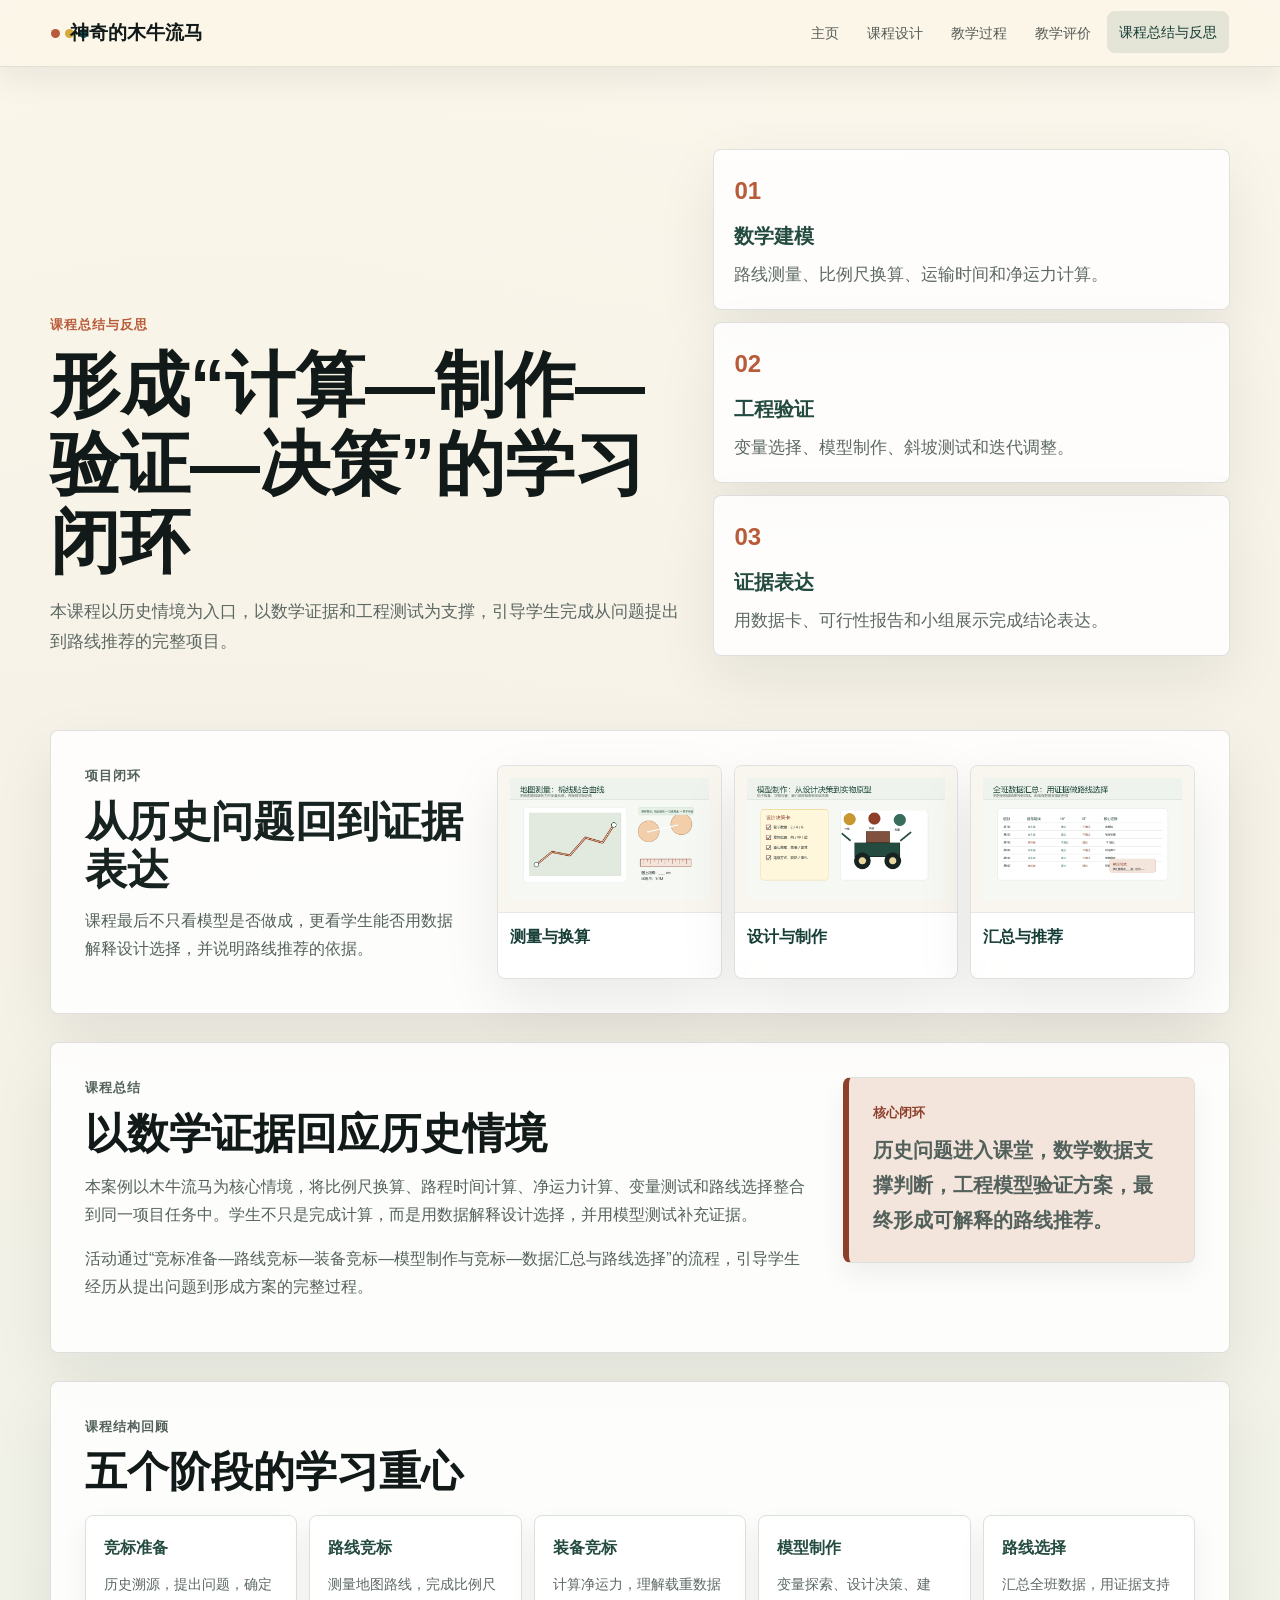
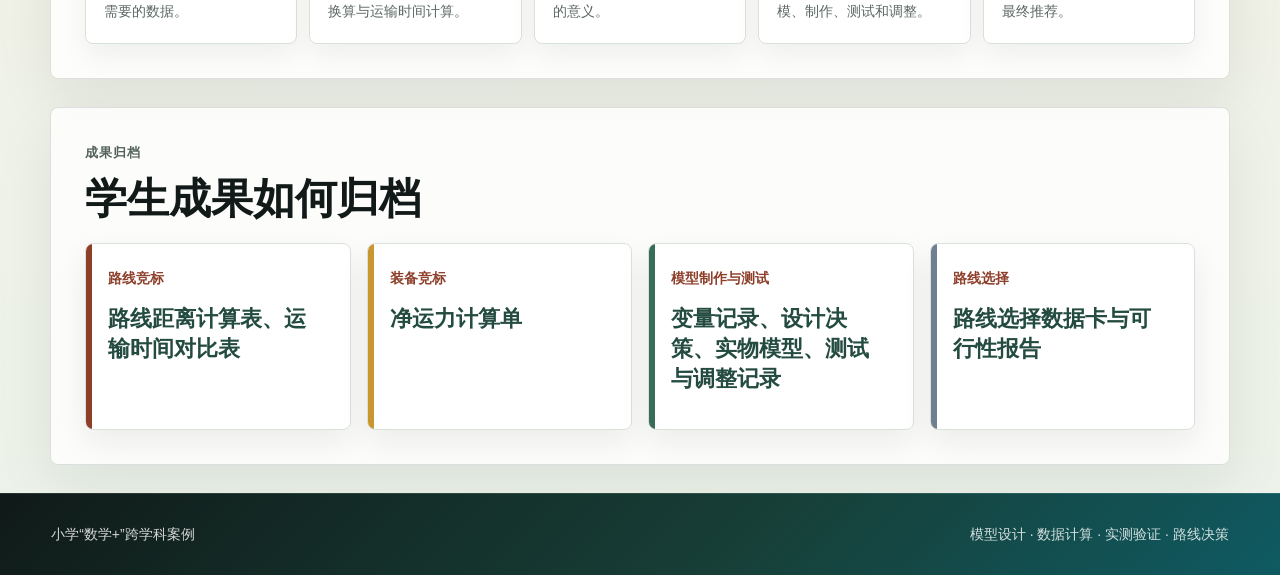
<file: reflection.html>
<!doctype html>
<html lang="zh-CN">
<head>
  <meta charset="utf-8">
  <meta name="viewport" content="width=device-width, initial-scale=1">
  <title>课程总结与反思 | 神奇的木牛流马</title>
  <link rel="stylesheet" href="assets/styles.css">
</head>
<body class="v4 subpage-v3 reflection-v3">
  <header class="v4-header">
    <a class="v4-brand" href="index.html">神奇的木牛流马</a>
    <nav class="v4-nav" aria-label="主导航">
      <a href="index.html">主页</a>
      <a href="course-design.html">课程设计</a>
      <a href="teaching-process.html">教学过程</a>
      <a href="assessment.html">教学评价</a>
      <a href="reflection.html" class="active">课程总结与反思</a>
    </nav>
  </header>
  
<main class="page-main">
  <section class="subpage-hero reflection-hero">
    <div>
      <p class="section-label">课程总结与反思</p>
      <h1>形成“计算—制作—验证—决策”的学习闭环</h1>
      <p>本课程以历史情境为入口，以数学证据和工程测试为支撑，引导学生完成从问题提出到路线推荐的完整项目。</p>
    </div>
    <div class="subpage-stat-grid">
      <article><span>01</span><strong>数学建模</strong><p>路线测量、比例尺换算、运输时间和净运力计算。</p></article>
      <article><span>02</span><strong>工程验证</strong><p>变量选择、模型制作、斜坡测试和迭代调整。</p></article>
      <article><span>03</span><strong>证据表达</strong><p>用数据卡、可行性报告和小组展示完成结论表达。</p></article>
    </div>
  </section>

  <section class="section evidence-panel reflection-evidence">
    <div class="evidence-copy">
      <p class="section-label">项目闭环</p>
      <h2>从历史问题回到证据表达</h2>
      <p>课程最后不只看模型是否做成，更看学生能否用数据解释设计选择，并说明路线推荐的依据。</p>
    </div>
    <div class="evidence-images">
      <figure><img src="assets/visual-measure.png" alt="地图测量与比例尺换算"><figcaption>测量与换算</figcaption></figure>
      <figure><img src="assets/visual-workshop.png" alt="模型设计与制作"><figcaption>设计与制作</figcaption></figure>
      <figure><img src="assets/visual-data-wall.png" alt="数据汇总与路线推荐"><figcaption>汇总与推荐</figcaption></figure>
    </div>
  </section>
  <section class="section split-section">
    <div>
      <p class="section-label">课程总结</p>
      <h2>以数学证据回应历史情境</h2>
      <p>本案例以木牛流马为核心情境，将比例尺换算、路程时间计算、净运力计算、变量测试和路线选择整合到同一项目任务中。学生不只是完成计算，而是用数据解释设计选择，并用模型测试补充证据。</p>
      <p>活动通过“竞标准备—路线竞标—装备竞标—模型制作与竞标—数据汇总与路线选择”的流程，引导学生经历从提出问题到形成方案的完整过程。</p>
    </div>
    <aside class="quote-card warm">
      <span>核心闭环</span>
      <p>历史问题进入课堂，数学数据支撑判断，工程模型验证方案，最终形成可解释的路线推荐。</p>
    </aside>
  </section>
  <section class="section">
    <p class="section-label">课程结构回顾</p>
    <h2>五个阶段的学习重心</h2>
    <div class="review-grid">
      <div><strong>竞标准备</strong><span>历史溯源，提出问题，确定需要的数据。</span></div>
      <div><strong>路线竞标</strong><span>测量地图路线，完成比例尺换算与运输时间计算。</span></div>
      <div><strong>装备竞标</strong><span>计算净运力，理解载重数据的意义。</span></div>
      <div><strong>模型制作</strong><span>变量探索、设计决策、建模、制作、测试和调整。</span></div>
      <div><strong>路线选择</strong><span>汇总全班数据，用证据支持最终推荐。</span></div>
    </div>
  </section>
  <section class="section">
    <p class="section-label">成果归档</p>
    <h2>学生成果如何归档</h2>
    <div class="outcome-flow compact-outcomes">
      <article><span>路线竞标</span><h3>路线距离计算表、运输时间对比表</h3></article>
      <article><span>装备竞标</span><h3>净运力计算单</h3></article>
      <article><span>模型制作与测试</span><h3>变量记录、设计决策、实物模型、测试与调整记录</h3></article>
      <article><span>路线选择</span><h3>路线选择数据卡与可行性报告</h3></article>
    </div>
  </section>
</main>

  <footer class="site-footer">
    <div>小学“数学+”跨学科案例</div>
    <div>模型设计 · 数据计算 · 实测验证 · 路线决策</div>
  </footer>
</body>
</html>
</file>
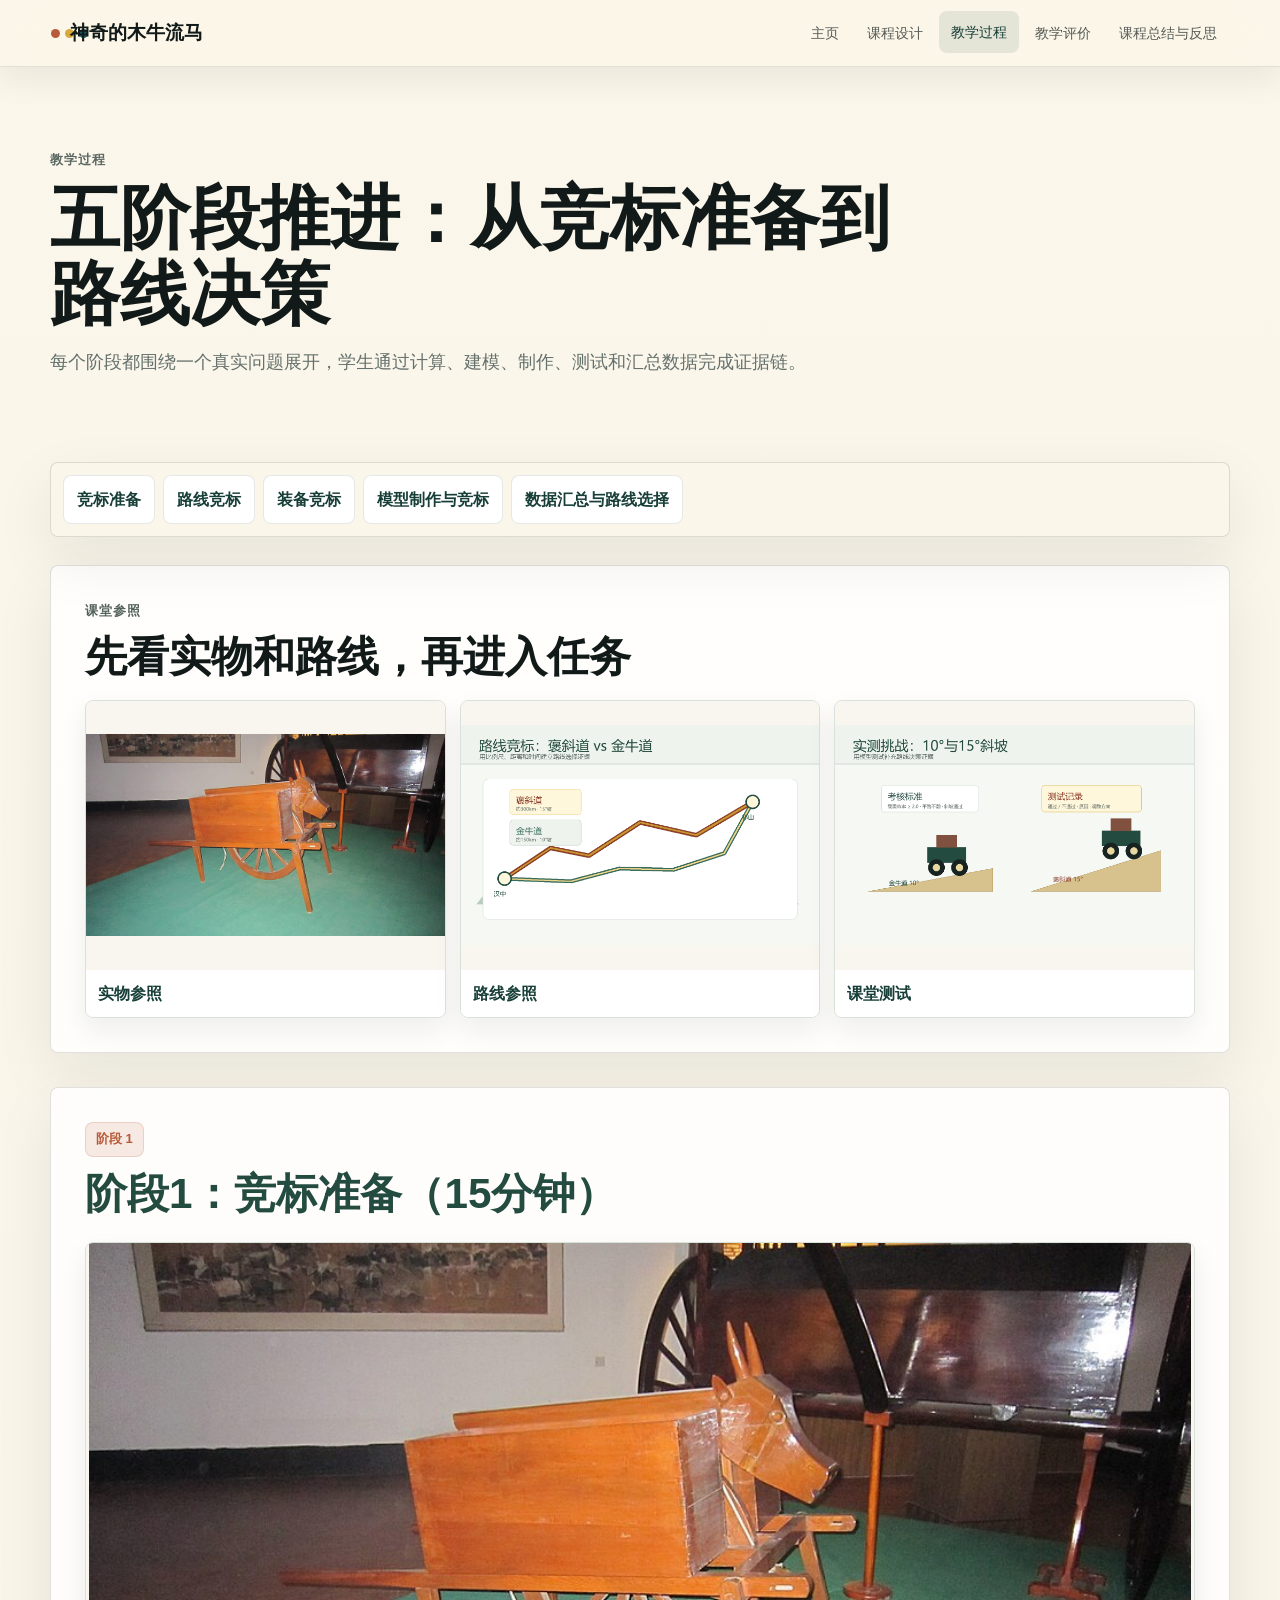
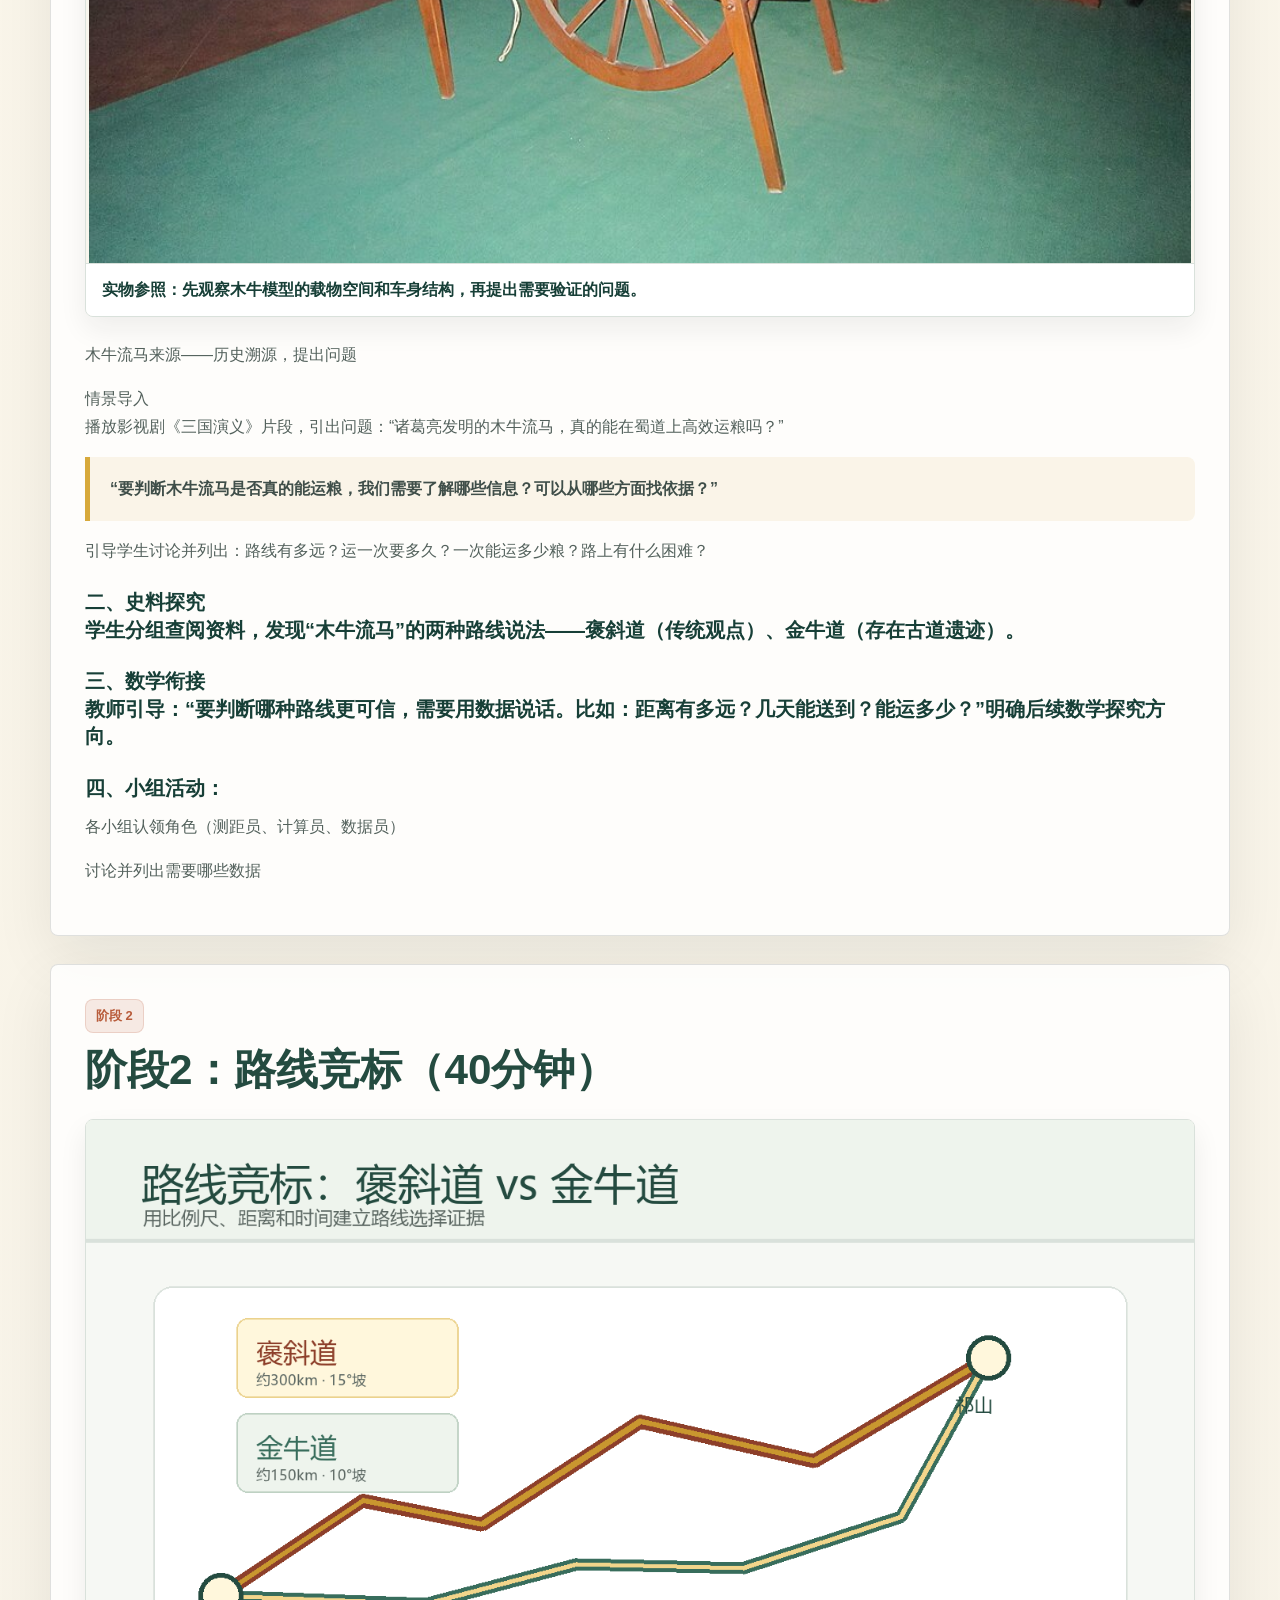
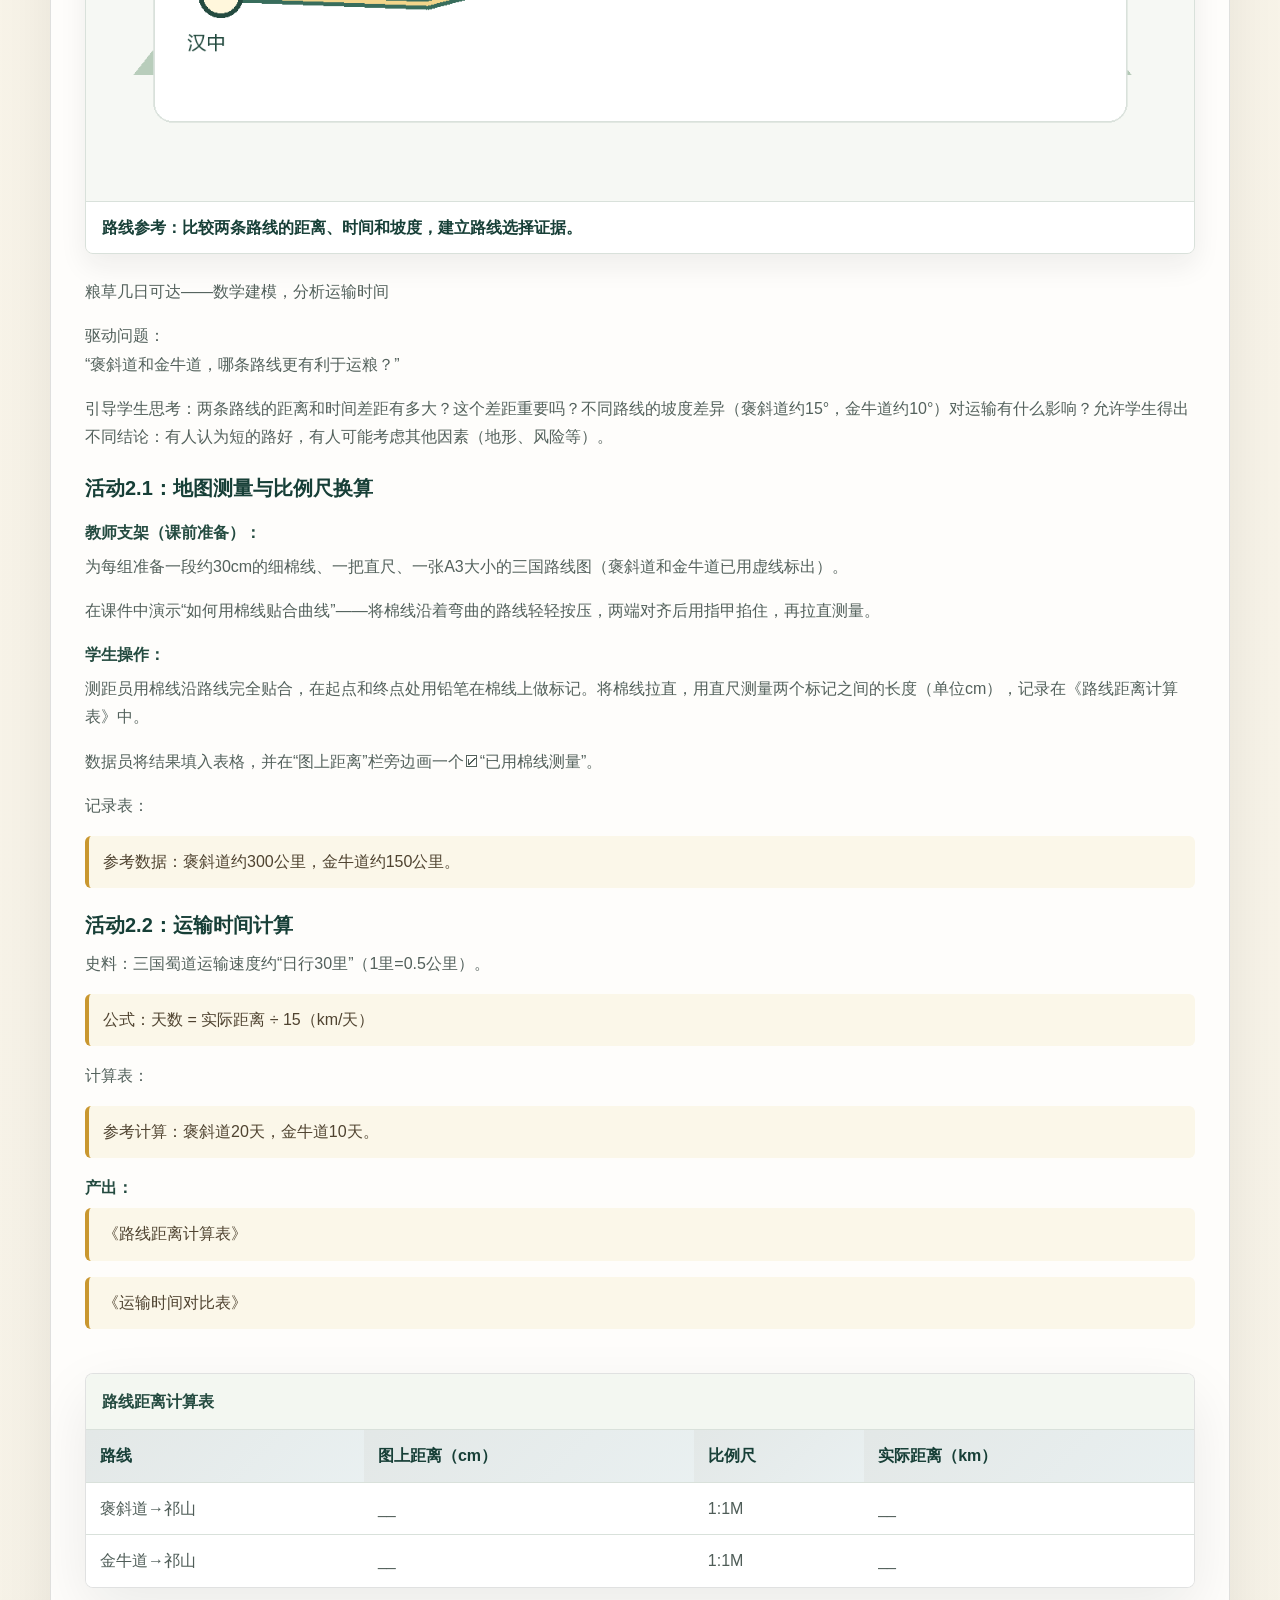
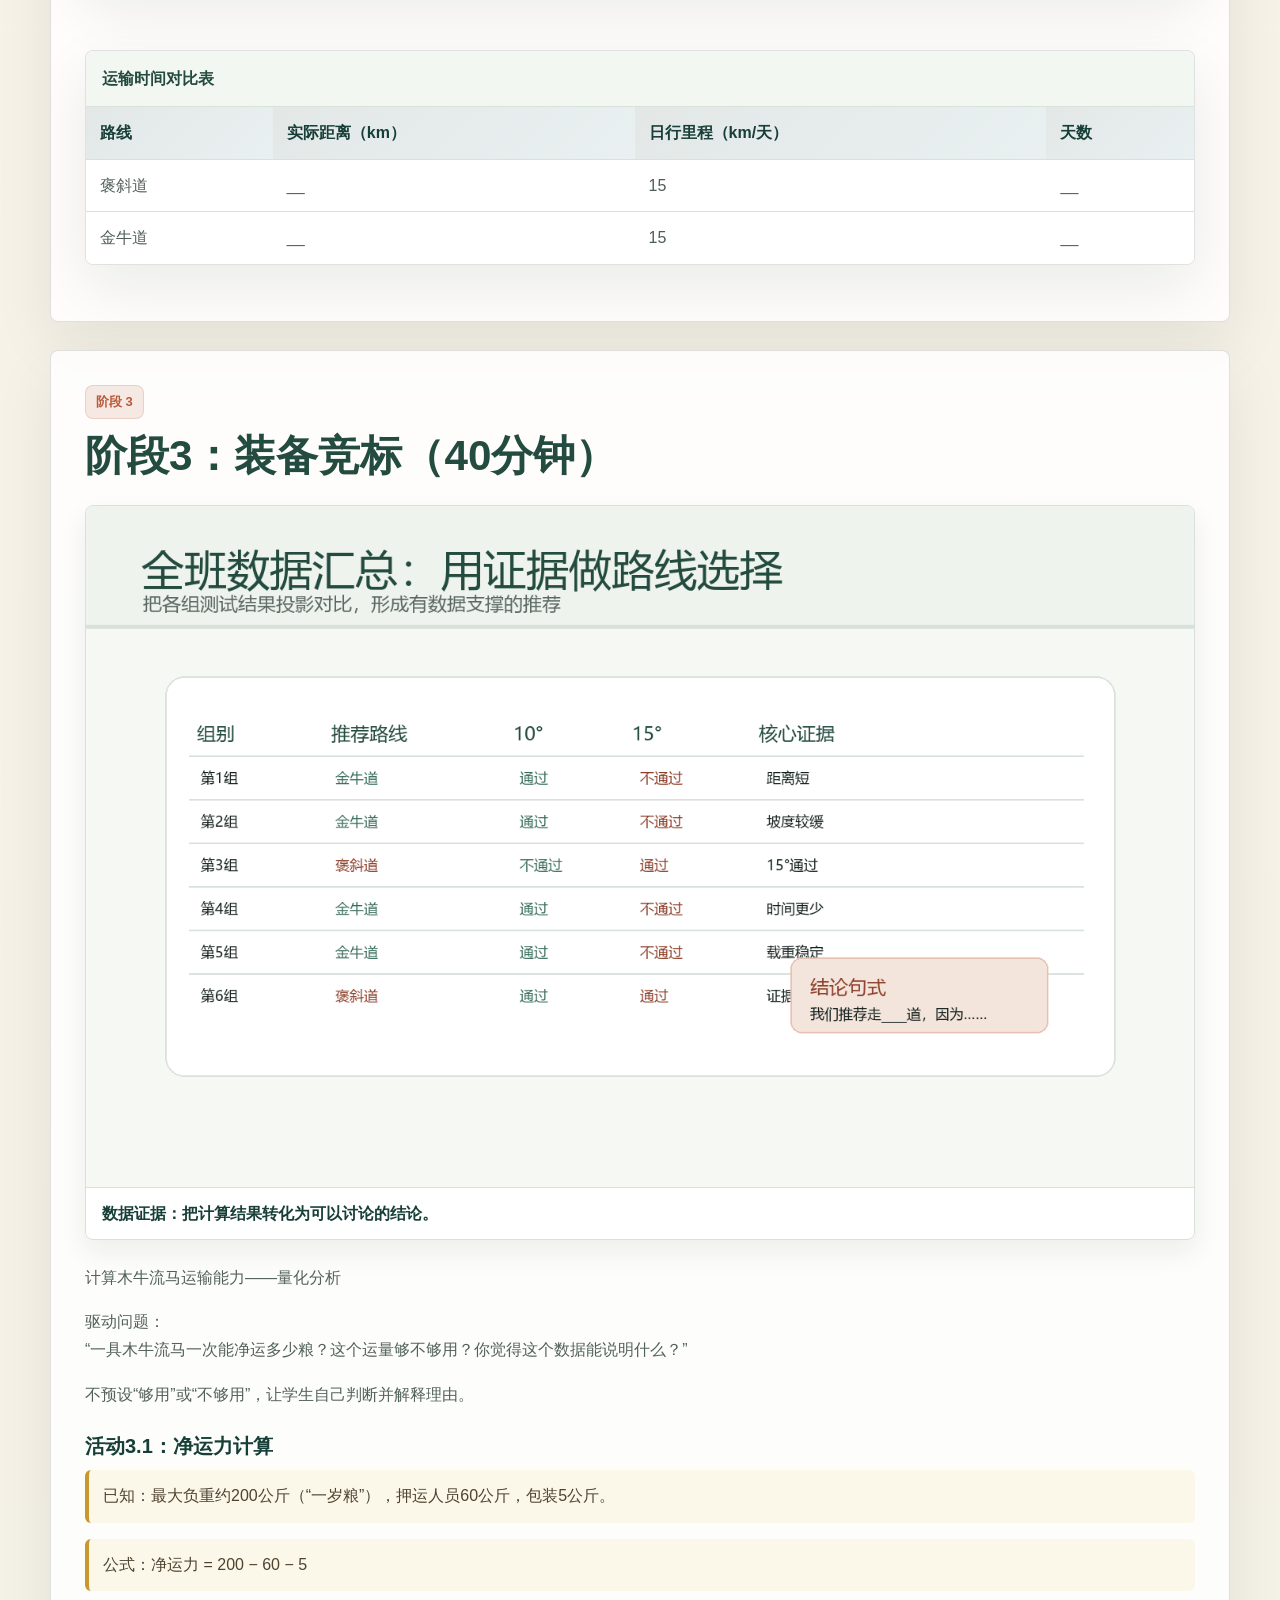
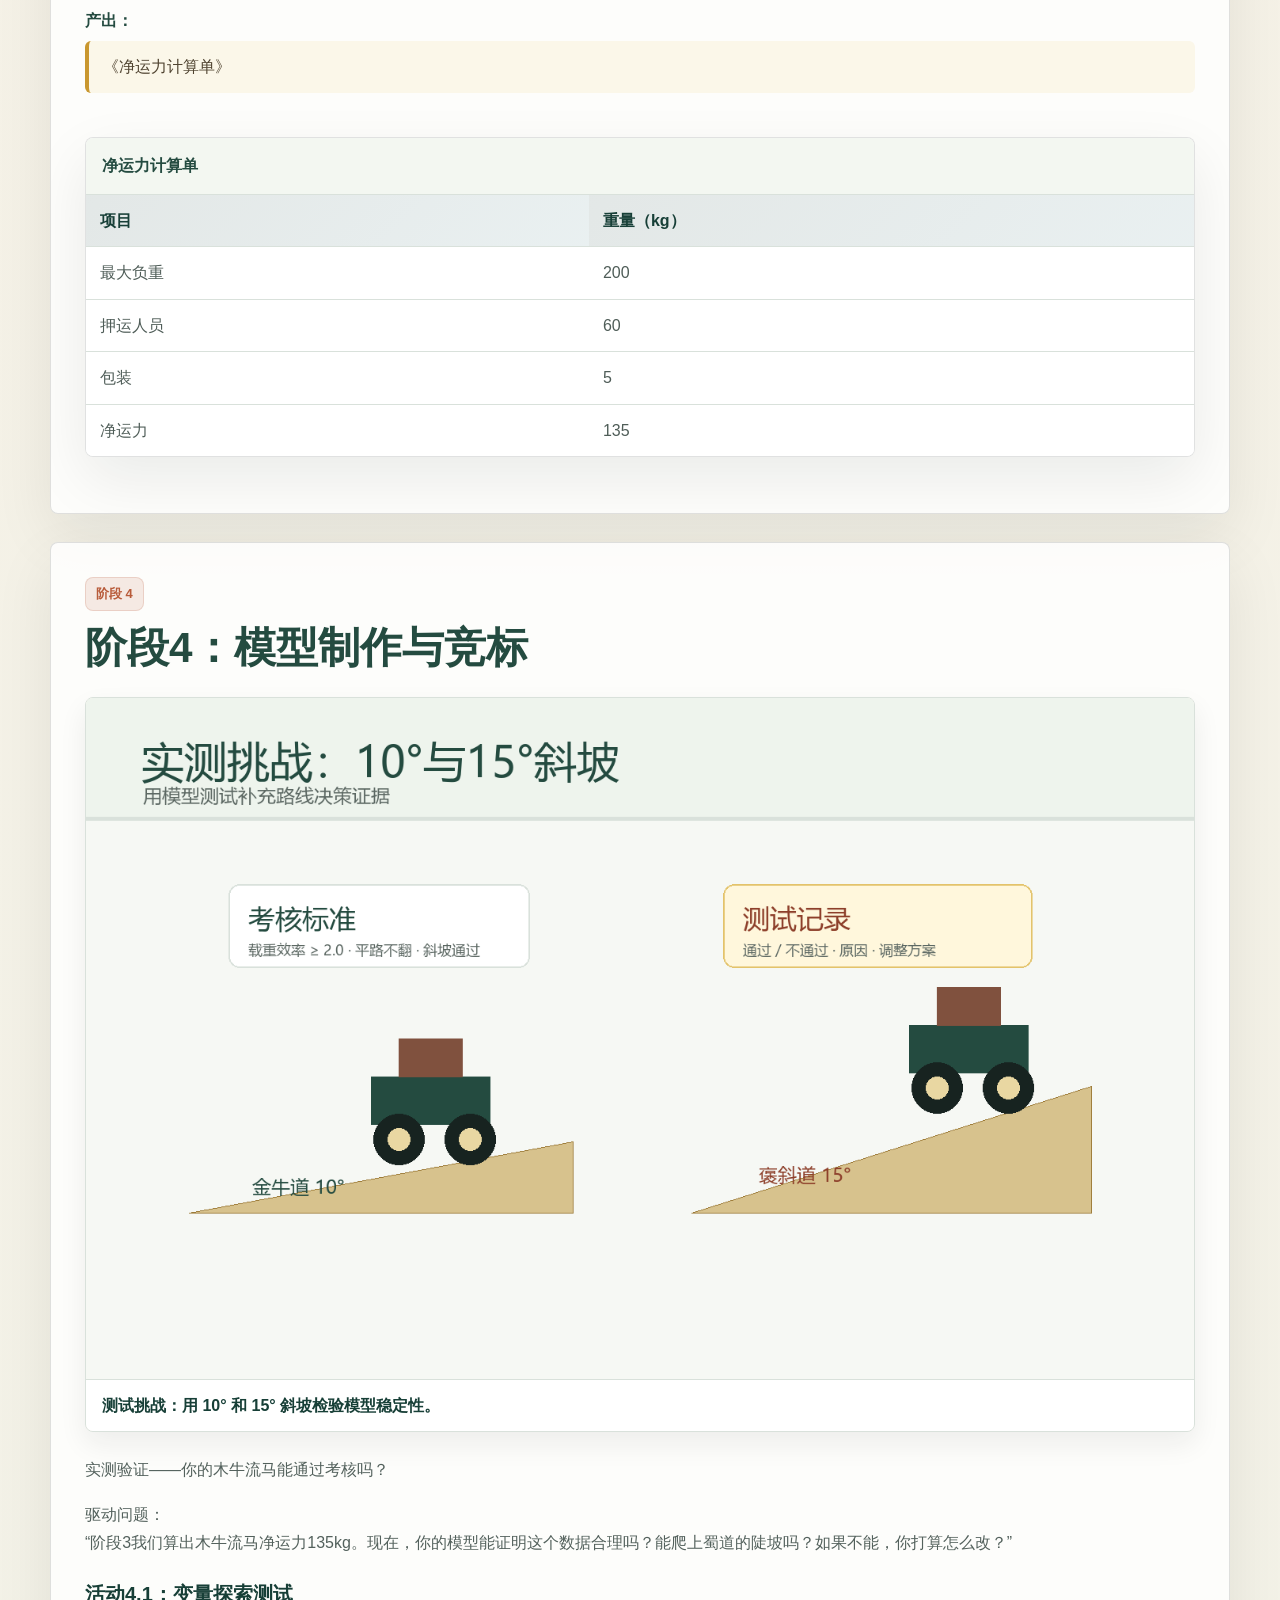
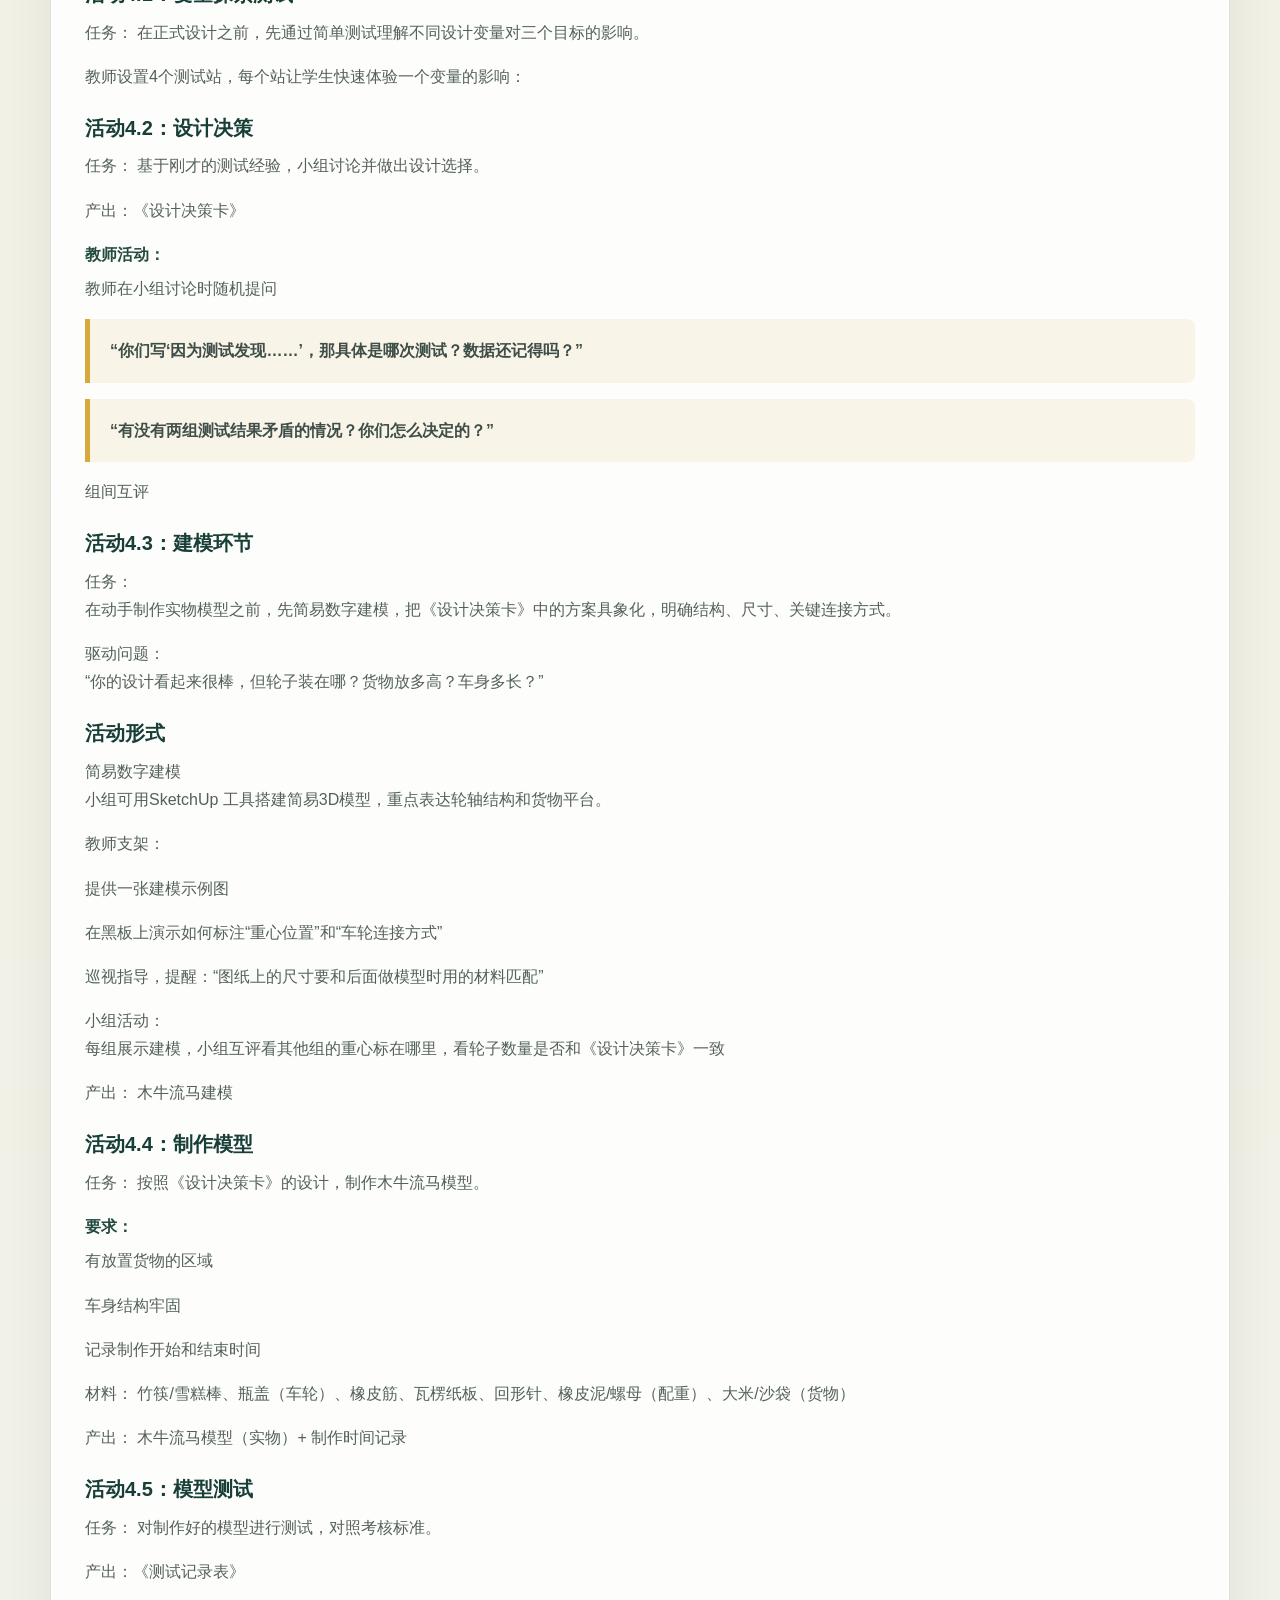
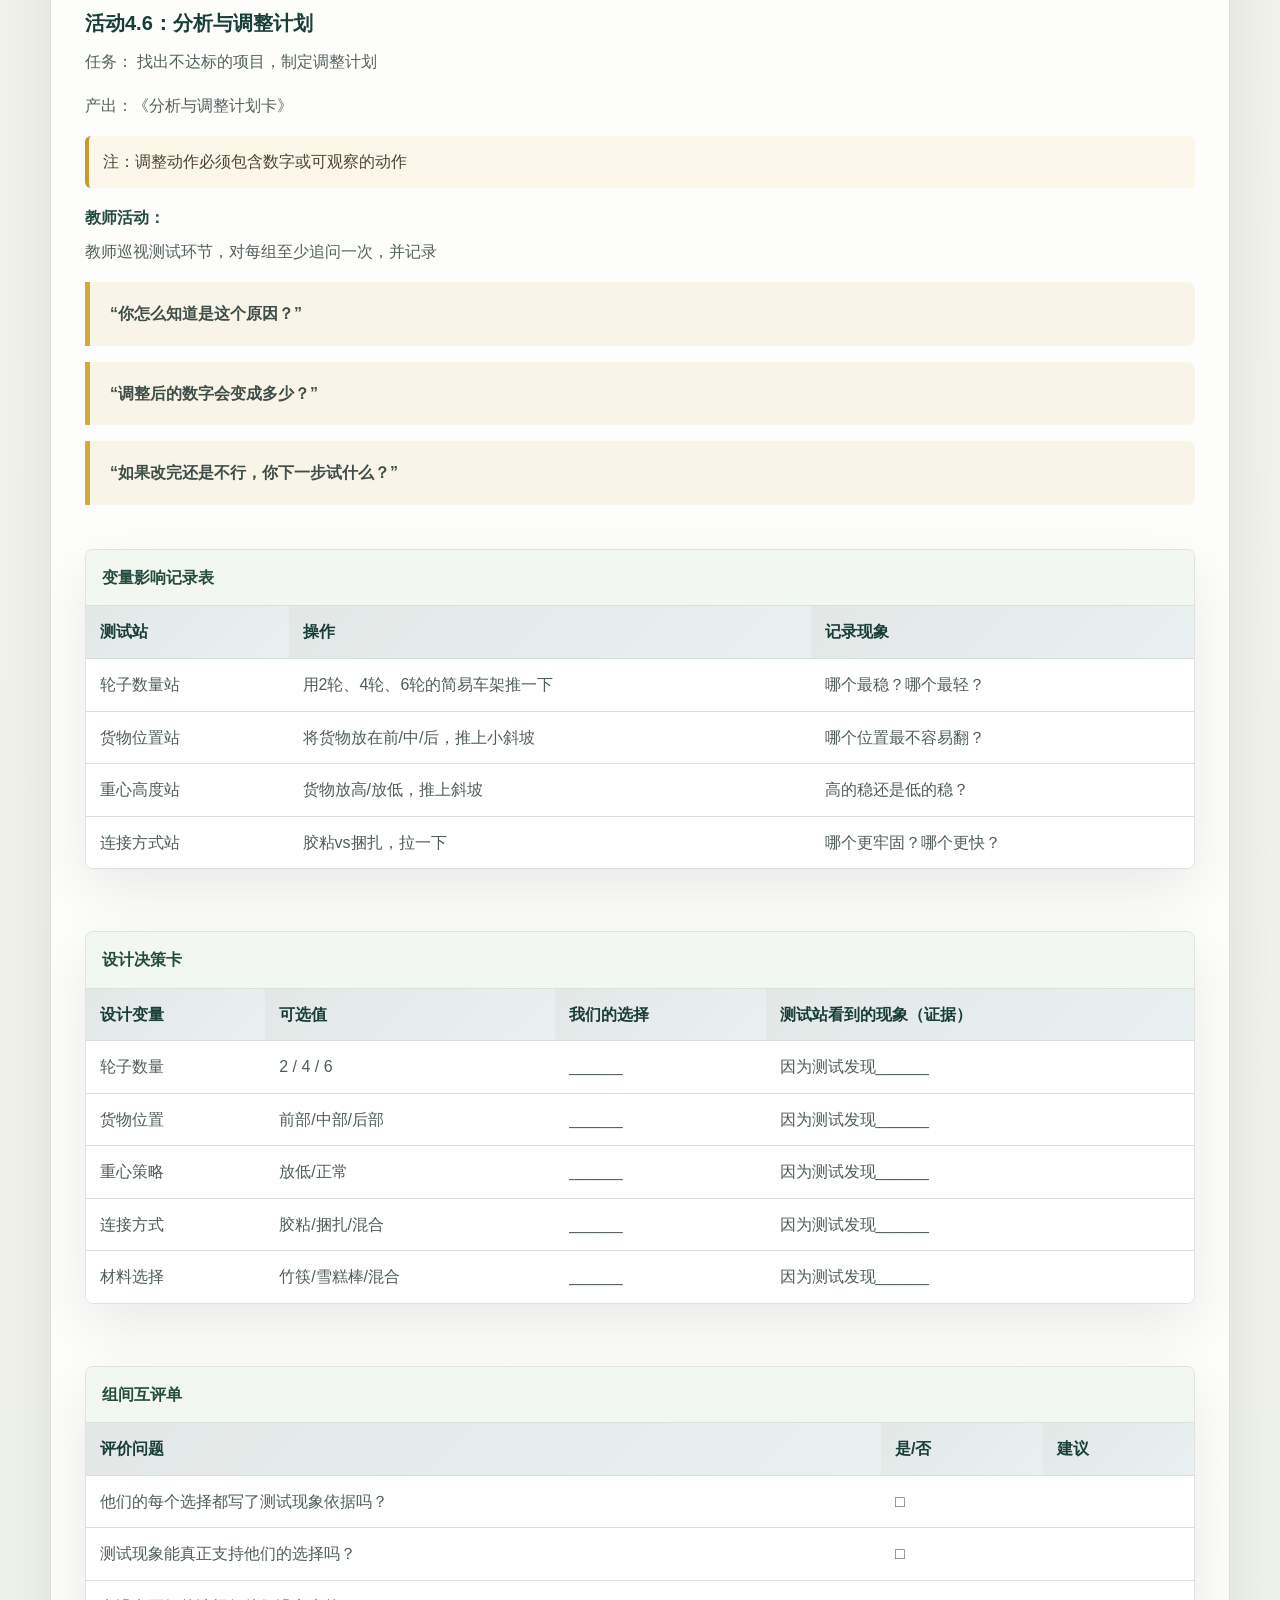
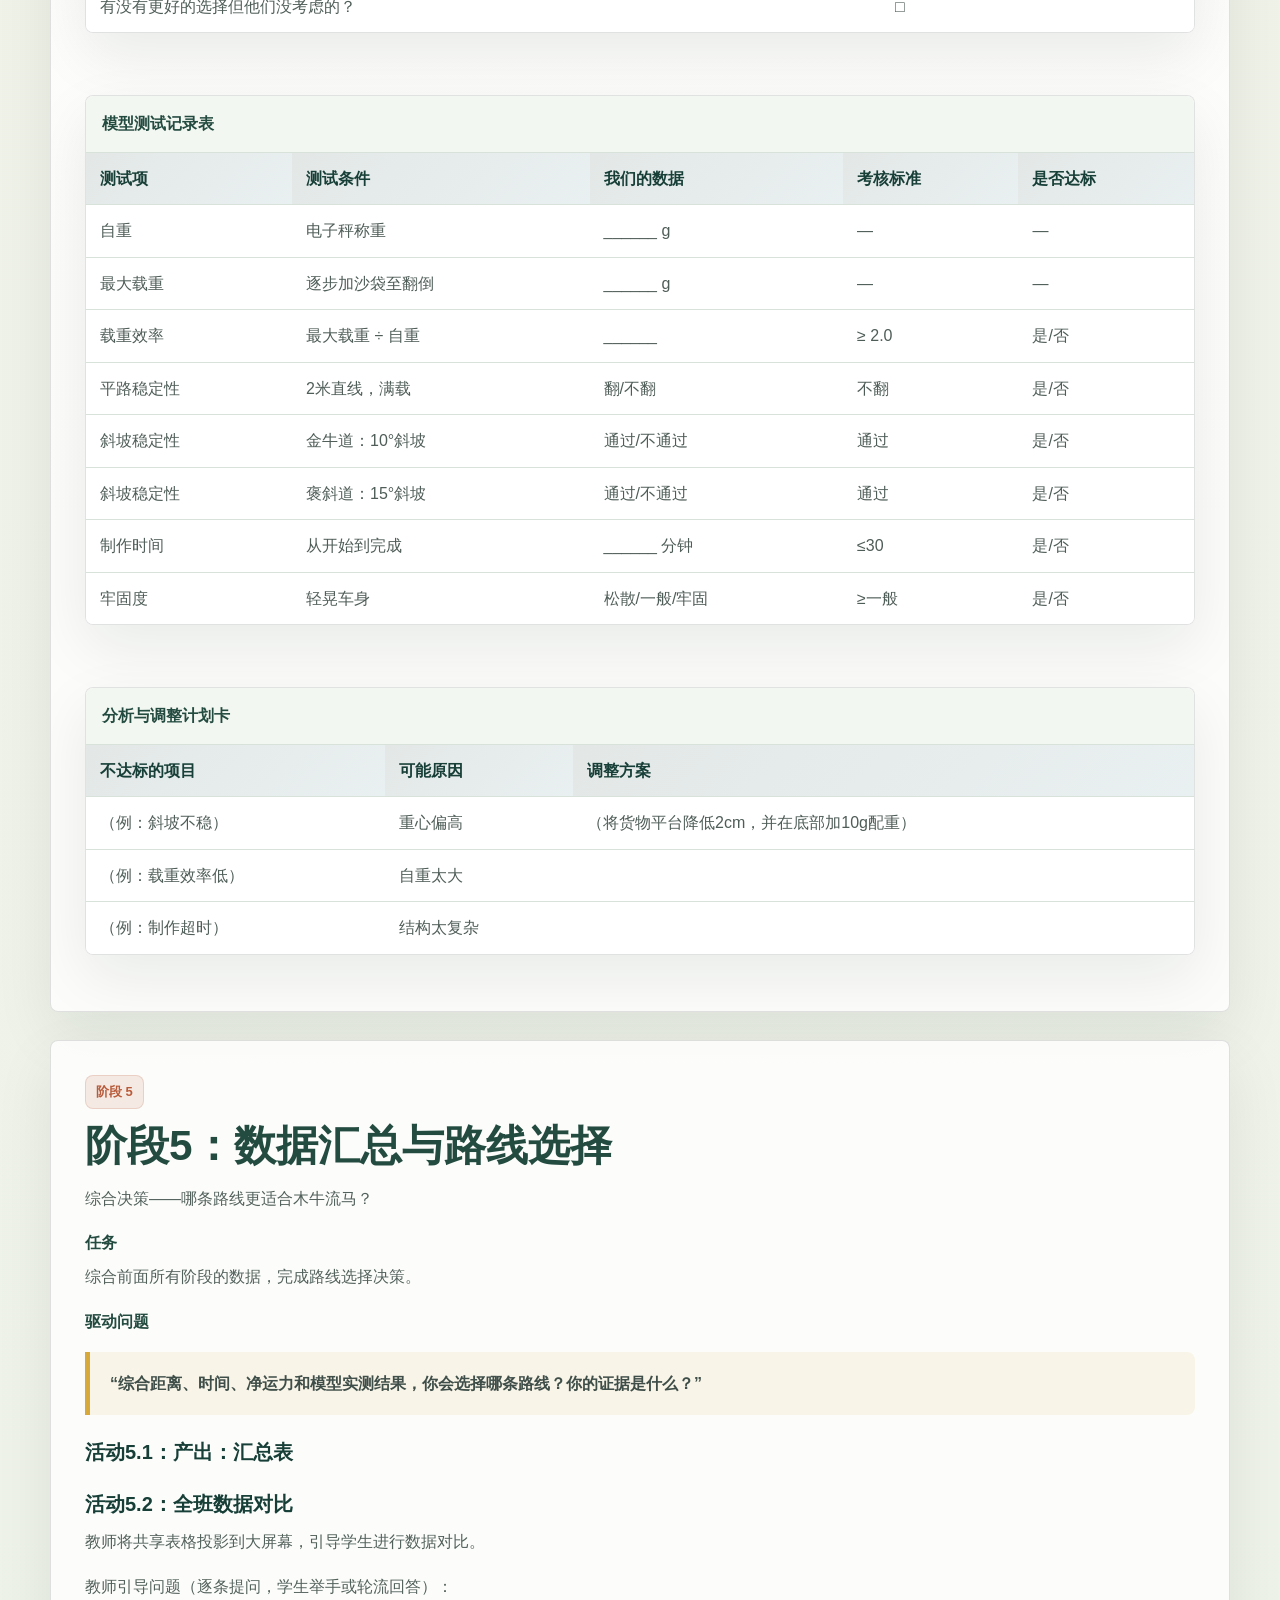
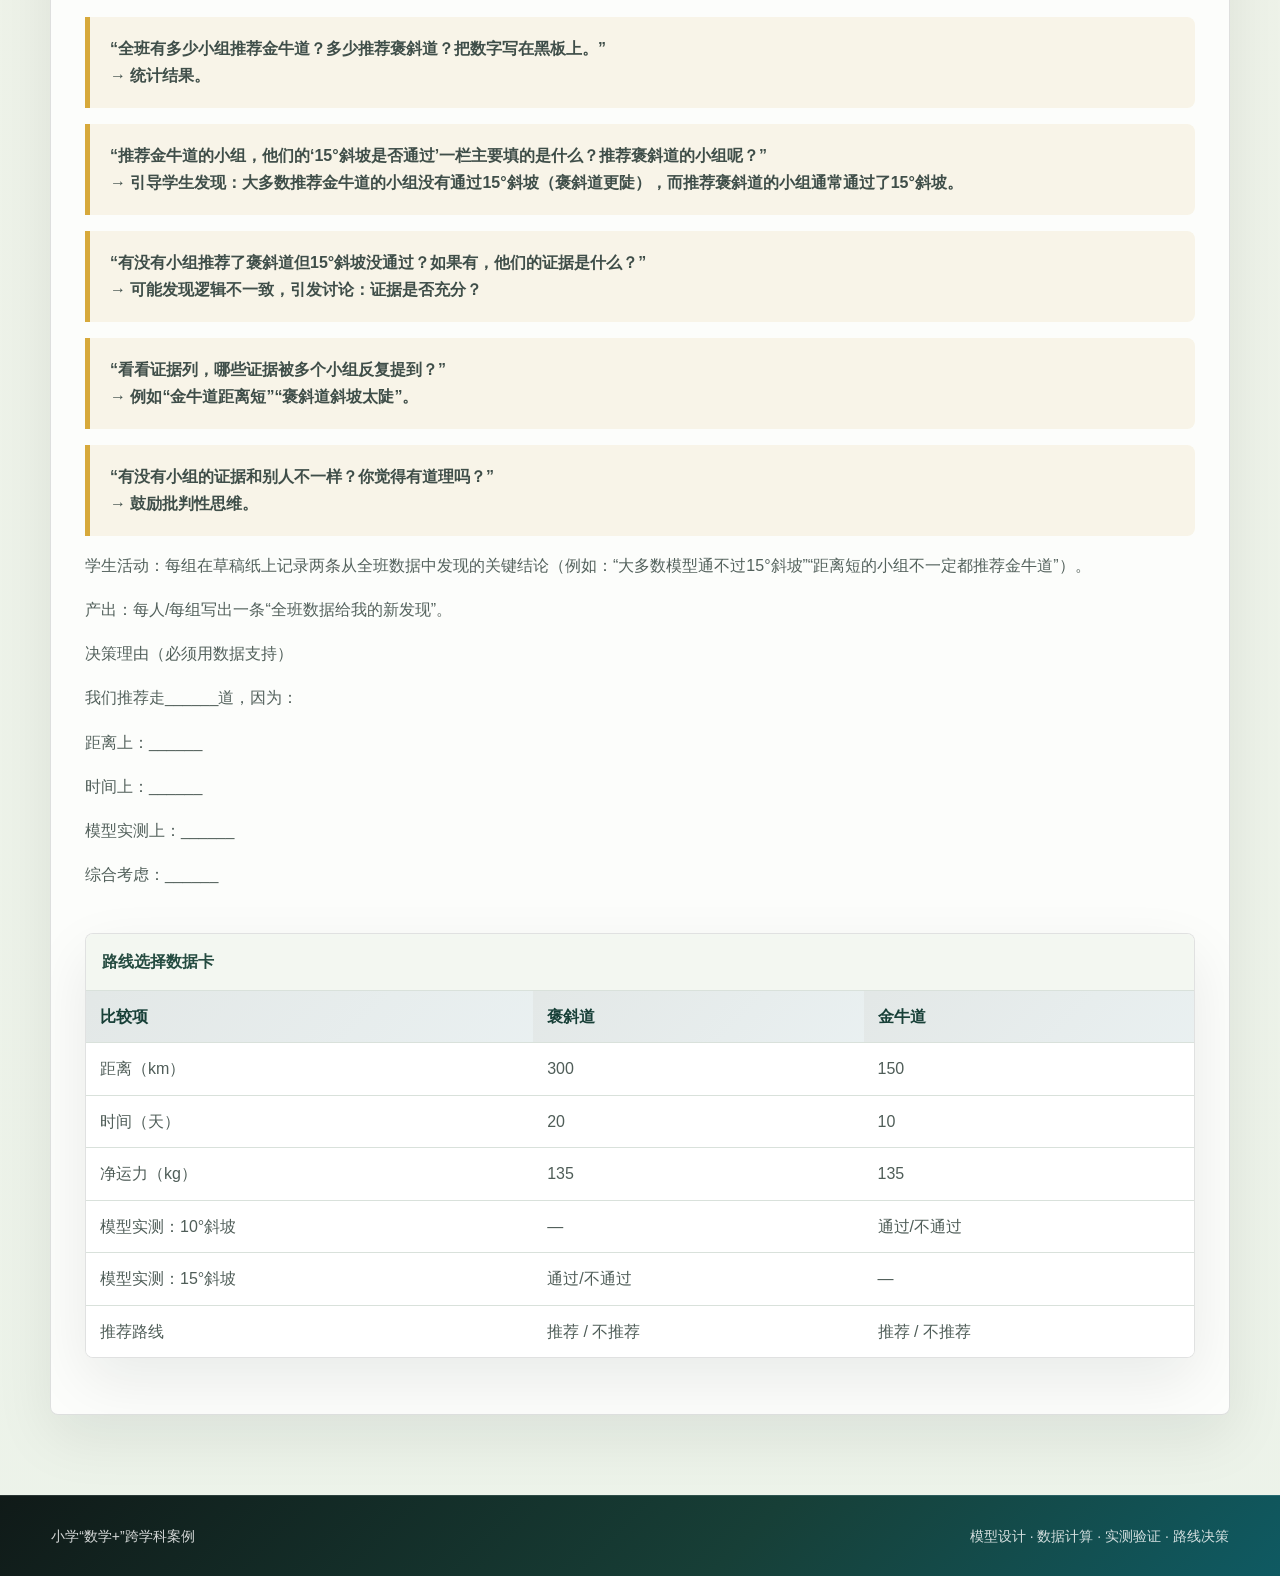
<file: teaching-process.html>
<!doctype html>
<html lang="zh-CN">
<head>
  <meta charset="utf-8">
  <meta name="viewport" content="width=device-width, initial-scale=1">
  <title>教学过程 | 神奇的木牛流马</title>
  <link rel="stylesheet" href="assets/styles.css">
</head>
<body class="v4 ">
  <header class="v4-header">
    <a class="v4-brand" href="index.html">神奇的木牛流马</a>
    <nav class="v4-nav" aria-label="主导航">
      <a href="index.html">主页</a>
      <a href="course-design.html">课程设计</a>
      <a href="teaching-process.html" class="active">教学过程</a>
      <a href="assessment.html">教学评价</a>
      <a href="reflection.html">课程总结与反思</a>
    </nav>
  </header>
  
<main class="page-main process-page">
  <section class="page-title">
    <p class="section-label">教学过程</p>
    <h1>五阶段推进：从竞标准备到路线决策</h1>
    <p>每个阶段都围绕一个真实问题展开，学生通过计算、建模、制作、测试和汇总数据完成证据链。</p>
  </section>
  <section class="process-nav section">
    <a href="#stage-1">竞标准备</a>
    <a href="#stage-2">路线竞标</a>
    <a href="#stage-3">装备竞标</a>
    <a href="#stage-4">模型制作与竞标</a>
    <a href="#stage-5">数据汇总与路线选择</a>
  </section>

  <section class="section process-materials">
    <p class="section-label">课堂参照</p>
    <h2>先看实物和路线，再进入任务</h2>
    <div class="process-material-grid">
      <figure><img src="assets/photo-wooden-ox-zibo.jpg" alt="木牛复原模型" loading="lazy"><figcaption>实物参照</figcaption></figure>
      <figure><img src="assets/visual-route-map.png" alt="蜀道示意图" loading="lazy"><figcaption>路线参照</figcaption></figure>
      <figure><img src="assets/visual-slope-test.png" alt="斜坡测试示意" loading="lazy"><figcaption>课堂测试</figcaption></figure>
    </div>
  </section>

  <div class="timeline">
<section class="stage-panel" id="stage-1">
<div class="stage-index">阶段 1</div>
<h2>阶段1：竞标准备（15分钟）</h2>
<figure class="stage-visual stage-photo"><img src="assets/photo-wooden-ox-zibo.jpg" alt="木牛流马复原模型实物参照"><figcaption>实物参照：先观察木牛模型的载物空间和车身结构，再提出需要验证的问题。</figcaption></figure>
<p>木牛流马来源——历史溯源，提出问题</p>
<p>情景导入<br>播放影视剧《三国演义》片段，引出问题：“诸葛亮发明的木牛流马，真的能在蜀道上高效运粮吗？”</p>
<blockquote>“要判断木牛流马是否真的能运粮，我们需要了解哪些信息？可以从哪些方面找依据？”</blockquote>
<p>引导学生讨论并列出：路线有多远？运一次要多久？一次能运多少粮？路上有什么困难？</p>
<h3 class="activity-title">二、史料探究<br>学生分组查阅资料，发现“木牛流马”的两种路线说法——褒斜道（传统观点）、金牛道（存在古道遗迹）。</h3>
<h3 class="activity-title">三、数学衔接<br>教师引导：“要判断哪种路线更可信，需要用数据说话。比如：距离有多远？几天能送到？能运多少？”明确后续数学探究方向。</h3>
<h3 class="activity-title">四、小组活动：</h3>
<p>各小组认领角色（测距员、计算员、数据员）</p>
<p>讨论并列出需要哪些数据</p>
</section>
<section class="stage-panel" id="stage-2">
<div class="stage-index">阶段 2</div>
<h2>阶段2：路线竞标（40分钟）</h2>
<figure class="stage-visual stage-diagram"><img src="assets/visual-route-map.png" alt="褒斜道和金牛道路线比较示意"><figcaption>路线参考：比较两条路线的距离、时间和坡度，建立路线选择证据。</figcaption></figure>
<p>粮草几日可达——数学建模，分析运输时间</p>
<p>驱动问题：<br>“褒斜道和金牛道，哪条路线更有利于运粮？”</p>
<p>引导学生思考：两条路线的距离和时间差距有多大？这个差距重要吗？不同路线的坡度差异（褒斜道约15°，金牛道约10°）对运输有什么影响？允许学生得出不同结论：有人认为短的路好，有人可能考虑其他因素（地形、风险等）。</p>
<h3 class="activity-title">活动2.1：地图测量与比例尺换算</h3>
<p class="label-line">教师支架（课前准备）：</p>
<p>为每组准备一段约30cm的细棉线、一把直尺、一张A3大小的三国路线图（褒斜道和金牛道已用虚线标出）。</p>
<p>在课件中演示“如何用棉线贴合曲线”——将棉线沿着弯曲的路线轻轻按压，两端对齐后用指甲掐住，再拉直测量。</p>
<p class="label-line">学生操作：</p>
<p>测距员用棉线沿路线完全贴合，在起点和终点处用铅笔在棉线上做标记。将棉线拉直，用直尺测量两个标记之间的长度（单位cm），记录在《路线距离计算表》中。</p>
<p>数据员将结果填入表格，并在“图上距离”栏旁边画一个☑“已用棉线测量”。</p>
<p>记录表：</p>
<p class="note-line">参考数据：褒斜道约300公里，金牛道约150公里。</p>
<h3 class="activity-title">活动2.2：运输时间计算</h3>
<p>史料：三国蜀道运输速度约“日行30里”（1里=0.5公里）。</p>
<p class="note-line">公式：天数 = 实际距离 ÷ 15（km/天）</p>
<p>计算表：</p>
<p class="note-line">参考计算：褒斜道20天，金牛道10天。</p>
<p class="label-line">产出：</p>
<p class="note-line">《路线距离计算表》</p>
<p class="note-line">《运输时间对比表》</p>
<div class="stage-tables">
<div class="table-wrap compact">
<div class="table-caption">路线距离计算表</div>
<table>
<thead><tr><th>路线</th><th>图上距离（cm）</th><th>比例尺</th><th>实际距离（km）</th></tr></thead>
<tbody>
<tr><td>褒斜道→祁山</td><td>__</td><td>1:1M</td><td>__</td></tr>
<tr><td>金牛道→祁山</td><td>__</td><td>1:1M</td><td>__</td></tr>
</tbody></table></div>
<div class="table-wrap compact">
<div class="table-caption">运输时间对比表</div>
<table>
<thead><tr><th>路线</th><th>实际距离（km）</th><th>日行里程（km/天）</th><th>天数</th></tr></thead>
<tbody>
<tr><td>褒斜道</td><td>__</td><td>15</td><td>__</td></tr>
<tr><td>金牛道</td><td>__</td><td>15</td><td>__</td></tr>
</tbody></table></div>
</div>
</section>
<section class="stage-panel" id="stage-3">
<div class="stage-index">阶段 3</div>
<h2>阶段3：装备竞标（40分钟）</h2>
<figure class="stage-visual stage-diagram"><img src="assets/visual-data-wall.png" alt="净运力计算与数据证据图"><figcaption>数据证据：把计算结果转化为可以讨论的结论。</figcaption></figure>
<p>计算木牛流马运输能力——量化分析</p>
<p>驱动问题：<br>“一具木牛流马一次能净运多少粮？这个运量够不够用？你觉得这个数据能说明什么？”</p>
<p>不预设“够用”或“不够用”，让学生自己判断并解释理由。</p>
<h3 class="activity-title">活动3.1：净运力计算</h3>
<p class="note-line">已知：最大负重约200公斤（“一岁粮”），押运人员60公斤，包装5公斤。</p>
<p class="note-line">公式：净运力 = 200 − 60 − 5</p>
<p class="label-line">产出：</p>
<p class="note-line">《净运力计算单》</p>
<div class="stage-tables">
<div class="table-wrap compact">
<div class="table-caption">净运力计算单</div>
<table>
<thead><tr><th>项目</th><th>重量（kg）</th></tr></thead>
<tbody>
<tr><td>最大负重</td><td>200</td></tr>
<tr><td>押运人员</td><td>60</td></tr>
<tr><td>包装</td><td>5</td></tr>
<tr><td>净运力</td><td>135</td></tr>
</tbody></table></div>
</div>
</section>
<section class="stage-panel" id="stage-4">
<div class="stage-index">阶段 4</div>
<h2>阶段4：模型制作与竞标</h2>
<figure class="stage-visual stage-diagram"><img src="assets/visual-slope-test.png" alt="模型制作与斜坡测试图"><figcaption>测试挑战：用 10° 和 15° 斜坡检验模型稳定性。</figcaption></figure>
<p>实测验证——你的木牛流马能通过考核吗？</p>
<p>驱动问题：<br>“阶段3我们算出木牛流马净运力135kg。现在，你的模型能证明这个数据合理吗？能爬上蜀道的陡坡吗？如果不能，你打算怎么改？”</p>
<h3 class="activity-title">活动4.1：变量探索测试</h3>
<p>任务： 在正式设计之前，先通过简单测试理解不同设计变量对三个目标的影响。</p>
<p>教师设置4个测试站，每个站让学生快速体验一个变量的影响：</p>
<h3 class="activity-title">活动4.2：设计决策</h3>
<p>任务： 基于刚才的测试经验，小组讨论并做出设计选择。</p>
<p>产出：《设计决策卡》</p>
<p class="label-line">教师活动：</p>
<p>教师在小组讨论时随机提问</p>
<blockquote>“你们写‘因为测试发现……’，那具体是哪次测试？数据还记得吗？”</blockquote>
<blockquote>“有没有两组测试结果矛盾的情况？你们怎么决定的？”</blockquote>
<p>组间互评</p>
<h3 class="activity-title">活动4.3：建模环节</h3>
<p>任务：<br>在动手制作实物模型之前，先简易数字建模，把《设计决策卡》中的方案具象化，明确结构、尺寸、关键连接方式。</p>
<p>驱动问题：<br>“你的设计看起来很棒，但轮子装在哪？货物放多高？车身多长？”</p>
<h3 class="activity-title">活动形式</h3>
<p>简易数字建模<br>小组可用SketchUp 工具搭建简易3D模型，重点表达轮轴结构和货物平台。</p>
<p>教师支架：</p>
<p>提供一张建模示例图</p>
<p>在黑板上演示如何标注“重心位置”和“车轮连接方式”</p>
<p>巡视指导，提醒：“图纸上的尺寸要和后面做模型时用的材料匹配”</p>
<p>小组活动：<br>每组展示建模，小组互评看其他组的重心标在哪里，看轮子数量是否和《设计决策卡》一致</p>
<p>产出： 木牛流马建模</p>
<h3 class="activity-title">活动4.4：制作模型</h3>
<p>任务： 按照《设计决策卡》的设计，制作木牛流马模型。</p>
<p class="label-line">要求：</p>
<p>有放置货物的区域</p>
<p>车身结构牢固</p>
<p>记录制作开始和结束时间</p>
<p>材料： 竹筷/雪糕棒、瓶盖（车轮）、橡皮筋、瓦楞纸板、回形针、橡皮泥/螺母（配重）、大米/沙袋（货物）</p>
<p>产出： 木牛流马模型（实物）+ 制作时间记录</p>
<h3 class="activity-title">活动4.5：模型测试</h3>
<p>任务： 对制作好的模型进行测试，对照考核标准。</p>
<p>产出：《测试记录表》</p>
<h3 class="activity-title">活动4.6：分析与调整计划</h3>
<p>任务： 找出不达标的项目，制定调整计划</p>
<p>产出：《分析与调整计划卡》</p>
<p class="note-line">注：调整动作必须包含数字或可观察的动作</p>
<p class="label-line">教师活动：</p>
<p>教师巡视测试环节，对每组至少追问一次，并记录</p>
<blockquote>“你怎么知道是这个原因？”</blockquote>
<blockquote>“调整后的数字会变成多少？”</blockquote>
<blockquote>“如果改完还是不行，你下一步试什么？”</blockquote>
<div class="stage-tables">
<div class="table-wrap compact">
<div class="table-caption">变量影响记录表</div>
<table>
<thead><tr><th>测试站</th><th>操作</th><th>记录现象</th></tr></thead>
<tbody>
<tr><td>轮子数量站</td><td>用2轮、4轮、6轮的简易车架推一下</td><td>哪个最稳？哪个最轻？</td></tr>
<tr><td>货物位置站</td><td>将货物放在前/中/后，推上小斜坡</td><td>哪个位置最不容易翻？</td></tr>
<tr><td>重心高度站</td><td>货物放高/放低，推上斜坡</td><td>高的稳还是低的稳？</td></tr>
<tr><td>连接方式站</td><td>胶粘vs捆扎，拉一下</td><td>哪个更牢固？哪个更快？</td></tr>
</tbody></table></div>
<div class="table-wrap compact">
<div class="table-caption">设计决策卡</div>
<table>
<thead><tr><th>设计变量</th><th>可选值</th><th>我们的选择</th><th>测试站看到的现象（证据）</th></tr></thead>
<tbody>
<tr><td>轮子数量</td><td>2 / 4 / 6</td><td>______</td><td>因为测试发现______</td></tr>
<tr><td>货物位置</td><td>前部/中部/后部</td><td>______</td><td>因为测试发现______</td></tr>
<tr><td>重心策略</td><td>放低/正常</td><td>______</td><td>因为测试发现______</td></tr>
<tr><td>连接方式</td><td>胶粘/捆扎/混合</td><td>______</td><td>因为测试发现______</td></tr>
<tr><td>材料选择</td><td>竹筷/雪糕棒/混合</td><td>______</td><td>因为测试发现______</td></tr>
</tbody></table></div>
<div class="table-wrap compact">
<div class="table-caption">组间互评单</div>
<table>
<thead><tr><th>评价问题</th><th>是/否</th><th>建议</th></tr></thead>
<tbody>
<tr><td>他们的每个选择都写了测试现象依据吗？</td><td>□</td><td></td></tr>
<tr><td>测试现象能真正支持他们的选择吗？</td><td>□</td><td></td></tr>
<tr><td>有没有更好的选择但他们没考虑的？</td><td>□</td><td></td></tr>
</tbody></table></div>
<div class="table-wrap compact">
<div class="table-caption">模型测试记录表</div>
<table>
<thead><tr><th>测试项</th><th>测试条件</th><th>我们的数据</th><th>考核标准</th><th>是否达标</th></tr></thead>
<tbody>
<tr><td>自重</td><td>电子秤称重</td><td>______ g</td><td>—</td><td>—</td></tr>
<tr><td>最大载重</td><td>逐步加沙袋至翻倒</td><td>______ g</td><td>—</td><td>—</td></tr>
<tr><td>载重效率</td><td>最大载重 ÷ 自重</td><td>______</td><td>≥ 2.0</td><td>是/否</td></tr>
<tr><td>平路稳定性</td><td>2米直线，满载</td><td>翻/不翻</td><td>不翻</td><td>是/否</td></tr>
<tr><td>斜坡稳定性</td><td>金牛道：10°斜坡</td><td>通过/不通过</td><td>通过</td><td>是/否</td></tr>
<tr><td>斜坡稳定性</td><td>褒斜道：15°斜坡</td><td>通过/不通过</td><td>通过</td><td>是/否</td></tr>
<tr><td>制作时间</td><td>从开始到完成</td><td>______ 分钟</td><td>≤30</td><td>是/否</td></tr>
<tr><td>牢固度</td><td>轻晃车身</td><td>松散/一般/牢固</td><td>≥一般</td><td>是/否</td></tr>
</tbody></table></div>
<div class="table-wrap compact">
<div class="table-caption">分析与调整计划卡</div>
<table>
<thead><tr><th>不达标的项目</th><th>可能原因</th><th>调整方案</th></tr></thead>
<tbody>
<tr><td>（例：斜坡不稳）</td><td>重心偏高</td><td>（将货物平台降低2cm，并在底部加10g配重）</td></tr>
<tr><td>（例：载重效率低）</td><td>自重太大</td><td></td></tr>
<tr><td>（例：制作超时）</td><td>结构太复杂</td><td></td></tr>
</tbody></table></div>
</div>
</section>
<section class="stage-panel" id="stage-5">
<div class="stage-index">阶段 5</div>
<h2>阶段5：数据汇总与路线选择</h2>
<p>综合决策——哪条路线更适合木牛流马？</p>
<p class="label-line">任务</p>
<p>综合前面所有阶段的数据，完成路线选择决策。</p>
<p class="label-line">驱动问题</p>
<blockquote>“综合距离、时间、净运力和模型实测结果，你会选择哪条路线？你的证据是什么？”</blockquote>
<h3 class="activity-title">活动5.1：产出：汇总表</h3>
<h3 class="activity-title">活动5.2：全班数据对比</h3>
<p>教师将共享表格投影到大屏幕，引导学生进行数据对比。</p>
<p>教师引导问题（逐条提问，学生举手或轮流回答）：</p>
<blockquote>“全班有多少小组推荐金牛道？多少推荐褒斜道？把数字写在黑板上。”<br>→ 统计结果。</blockquote>
<blockquote>“推荐金牛道的小组，他们的‘15°斜坡是否通过’一栏主要填的是什么？推荐褒斜道的小组呢？”<br>→ 引导学生发现：大多数推荐金牛道的小组没有通过15°斜坡（褒斜道更陡），而推荐褒斜道的小组通常通过了15°斜坡。</blockquote>
<blockquote>“有没有小组推荐了褒斜道但15°斜坡没通过？如果有，他们的证据是什么？”<br>→ 可能发现逻辑不一致，引发讨论：证据是否充分？</blockquote>
<blockquote>“看看证据列，哪些证据被多个小组反复提到？”<br>→ 例如“金牛道距离短”“褒斜道斜坡太陡”。</blockquote>
<blockquote>“有没有小组的证据和别人不一样？你觉得有道理吗？”<br>→ 鼓励批判性思维。</blockquote>
<p>学生活动：每组在草稿纸上记录两条从全班数据中发现的关键结论（例如：“大多数模型通不过15°斜坡”“距离短的小组不一定都推荐金牛道”）。</p>
<p>产出：每人/每组写出一条“全班数据给我的新发现”。</p>
<p>决策理由（必须用数据支持）</p>
<p>我们推荐走______道，因为：</p>
<p>距离上：______</p>
<p>时间上：______</p>
<p>模型实测上：______</p>
<p>综合考虑：______</p>
<div class="stage-tables">
<div class="table-wrap compact">
<div class="table-caption">路线选择数据卡</div>
<table>
<thead><tr><th>比较项</th><th>褒斜道</th><th>金牛道</th></tr></thead>
<tbody>
<tr><td>距离（km）</td><td>300</td><td>150</td></tr>
<tr><td>时间（天）</td><td>20</td><td>10</td></tr>
<tr><td>净运力（kg）</td><td>135</td><td>135</td></tr>
<tr><td>模型实测：10°斜坡</td><td>—</td><td>通过/不通过</td></tr>
<tr><td>模型实测：15°斜坡</td><td>通过/不通过</td><td>—</td></tr>
<tr><td>推荐路线</td><td>推荐 / 不推荐</td><td>推荐 / 不推荐</td></tr>
</tbody></table></div>
</div>
</section>
</div>
</main>

  <footer class="site-footer">
    <div>小学“数学+”跨学科案例</div>
    <div>模型设计 · 数据计算 · 实测验证 · 路线决策</div>
  </footer>
</body>
</html>
</file>
<file: assets/styles.css>
﻿
:root {
  --ink: #172320;
  --muted: #5c6863;
  --line: #d9e1db;
  --paper: #f6f8f4;
  --white: #ffffff;
  --green: #244b40;
  --green-2: #386d5c;
  --rust: #8d3f2a;
  --gold: #c9972f;
  --soft-green: #e7f0e6;
  --soft-rust: #f4e5dc;
  --shadow: 0 18px 38px rgba(23, 35, 32, 0.10);
}
* { box-sizing: border-box; }
html { scroll-behavior: smooth; }
body {
  margin: 0;
  font-family: "Microsoft YaHei", "PingFang SC", "Noto Sans CJK SC", Arial, sans-serif;
  color: var(--ink);
  background: var(--paper);
  line-height: 1.72;
}
a { color: inherit; text-decoration: none; }
.site-header {
  position: sticky;
  top: 0;
  z-index: 20;
  display: flex;
  align-items: center;
  justify-content: space-between;
  gap: 24px;
  padding: 14px clamp(18px, 4vw, 56px);
  background: rgba(255, 255, 255, 0.94);
  border-bottom: 1px solid var(--line);
  backdrop-filter: blur(14px);
}
.brand {
  font-weight: 800;
  color: var(--green);
  white-space: nowrap;
}
.site-nav {
  display: flex;
  align-items: center;
  gap: 4px;
  flex-wrap: wrap;
  justify-content: flex-end;
}
.nav-link {
  padding: 8px 10px;
  border-radius: 6px;
  font-size: 14px;
  color: #33413d;
}
.nav-link:hover,
.nav-link.active {
  background: var(--soft-green);
  color: var(--green);
}
.hero {
  min-height: 68vh;
  display: flex;
  align-items: center;
  background-image: linear-gradient(90deg, rgba(18, 42, 37, 0.18), rgba(18, 42, 37, 0.08)), url("project-map.png");
  background-size: cover;
  background-position: center;
  color: #fff;
}
.hero-inner {
  width: min(880px, calc(100% - 40px));
  margin-left: clamp(20px, 8vw, 112px);
  padding: 72px 0;
}
.kicker,
.section-label {
  margin: 0 0 10px;
  color: var(--rust);
  font-size: 13px;
  font-weight: 800;
  letter-spacing: 0;
}
.hero .kicker { color: #f2c14e; }
h1, h2, h3, p { margin-top: 0; }
.hero h1 {
  margin-bottom: 18px;
  font-size: clamp(42px, 7vw, 84px);
  line-height: 1.05;
  letter-spacing: 0;
}
.hero-sub {
  max-width: 720px;
  font-size: clamp(17px, 2vw, 22px);
  color: rgba(255,255,255,.92);
}
.hero-actions {
  display: flex;
  flex-wrap: wrap;
  gap: 12px;
  margin-top: 28px;
}
.primary-action,
.secondary-action {
  display: inline-flex;
  align-items: center;
  justify-content: center;
  min-height: 44px;
  padding: 10px 18px;
  border-radius: 6px;
  font-weight: 700;
}
.primary-action { background: #f2c14e; color: #172320; }
.secondary-action { border: 1px solid rgba(255,255,255,.58); color: #fff; }
main { width: 100%; }
.section {
  width: min(1160px, calc(100% - 36px));
  margin: 0 auto;
  padding: 54px 0;
}
.section + .section { border-top: 1px solid var(--line); }
.page-main { padding-top: 42px; }
.page-title {
  width: min(1160px, calc(100% - 36px));
  margin: 0 auto;
  padding: 42px 0 30px;
}
.page-title h1,
.section h2 {
  font-size: clamp(28px, 4vw, 46px);
  line-height: 1.18;
  margin-bottom: 14px;
  letter-spacing: 0;
}
.page-title p,
.section > p,
.prose-block p,
.stage-panel p {
  color: var(--muted);
}
.intro-grid {
  display: grid;
  grid-template-columns: .72fr 1.28fr;
  gap: 32px;
  align-items: start;
}
.directory-grid {
  display: grid;
  grid-template-columns: repeat(2, minmax(0, 1fr));
  gap: 14px;
}
.directory-grid a,
.artifact-card,
.review-grid div,
.fact-grid div,
.quote-card {
  background: var(--white);
  border: 1px solid var(--line);
  border-radius: 8px;
  box-shadow: 0 12px 28px rgba(23, 35, 32, 0.06);
}
.directory-grid a {
  display: flex;
  flex-direction: column;
  gap: 6px;
  min-height: 108px;
  padding: 18px;
}
.directory-grid strong { color: var(--green); font-size: 18px; }
.directory-grid span { color: var(--muted); font-size: 14px; }
.fact-grid {
  display: grid;
  grid-template-columns: repeat(4, minmax(0, 1fr));
  gap: 12px;
  margin: 22px 0 28px;
}
.fact-grid div { padding: 18px; }
.fact-grid span,
.artifact-card span,
.quote-card span {
  display: block;
  margin-bottom: 8px;
  color: var(--rust);
  font-weight: 800;
  font-size: 13px;
}
.fact-grid strong { display: block; color: var(--ink); font-size: 18px; line-height: 1.45; }
.prose-block,
article {
  font-size: 16px;
}
.split-section,
.two-column {
  display: grid;
  grid-template-columns: minmax(0, 1.35fr) minmax(280px, .65fr);
  gap: 28px;
  align-items: start;
}
.two-column { grid-template-columns: repeat(2, minmax(0, 1fr)); }
.quote-card {
  padding: 24px;
  border-left: 6px solid var(--green);
}
.quote-card p {
  margin: 0;
  color: var(--ink);
  font-size: 20px;
  line-height: 1.58;
  font-weight: 700;
}
.quote-card.warm { border-left-color: var(--rust); background: var(--soft-rust); }
.clean-list {
  margin: 12px 0 18px;
  padding-left: 20px;
  color: var(--muted);
}
.clean-list li + li { margin-top: 6px; }
.minor-title,
.activity-title {
  margin: 24px 0 10px;
  color: var(--green);
  font-size: 20px;
  line-height: 1.38;
}
.activity-title { color: var(--rust); }
blockquote {
  margin: 16px 0;
  padding: 18px 20px;
  background: var(--soft-green);
  border-left: 6px solid var(--green-2);
  border-radius: 6px;
  color: var(--ink);
  font-weight: 700;
}
.artifact-grid {
  display: grid;
  grid-template-columns: repeat(3, minmax(0, 1fr));
  gap: 14px;
  margin-top: 20px;
}
.artifact-card { padding: 18px; min-height: 132px; }
.artifact-card h3 { margin-bottom: 8px; color: var(--green); font-size: 20px; }
.artifact-card p { margin: 0; color: var(--muted); }
.table-wrap {
  margin: 22px 0;
  overflow-x: auto;
  background: var(--white);
  border: 1px solid var(--line);
  border-radius: 8px;
  box-shadow: 0 12px 28px rgba(23, 35, 32, 0.05);
}
.table-caption {
  padding: 14px 16px;
  font-weight: 800;
  color: var(--green);
  border-bottom: 1px solid var(--line);
  background: #f3f7f1;
}
table {
  width: 100%;
  border-collapse: collapse;
  min-width: 680px;
}
th, td {
  padding: 12px 14px;
  border-bottom: 1px solid var(--line);
  vertical-align: top;
  text-align: left;
}
th {
  background: #eef4ed;
  color: var(--green);
  font-weight: 800;
}
td { color: #33413d; }
tr:last-child td { border-bottom: 0; }
.compact table { min-width: 620px; }
.process-nav {
  display: flex;
  gap: 10px;
  flex-wrap: wrap;
  padding-top: 12px;
  padding-bottom: 26px;
}
.process-nav a {
  padding: 9px 12px;
  border-radius: 6px;
  background: var(--white);
  border: 1px solid var(--line);
  color: var(--green);
  font-weight: 700;
}
.timeline {
  width: min(1160px, calc(100% - 36px));
  margin: 0 auto 56px;
  display: grid;
  gap: 20px;
}
.stage-panel {
  position: relative;
  padding: 28px;
  background: var(--white);
  border: 1px solid var(--line);
  border-radius: 8px;
  box-shadow: var(--shadow);
}
.stage-index {
  display: inline-flex;
  padding: 5px 10px;
  border-radius: 6px;
  background: var(--soft-rust);
  color: var(--rust);
  font-weight: 800;
  font-size: 13px;
}
.stage-panel h2 {
  margin: 12px 0 14px;
  font-size: clamp(24px, 3vw, 36px);
  color: var(--green);
}
.label-line {
  margin: 16px 0 6px;
  color: var(--green) !important;
  font-weight: 800;
}
.note-line {
  padding: 12px 14px;
  background: #fbf7e9;
  border-left: 4px solid var(--gold);
  border-radius: 6px;
  color: #4f4330 !important;
}
.arrow-line { color: var(--rust) !important; font-weight: 700; }
.stage-tables {
  margin-top: 22px;
  display: grid;
  gap: 18px;
}
.review-grid {
  display: grid;
  grid-template-columns: repeat(5, minmax(0, 1fr));
  gap: 12px;
  margin-top: 18px;
}
.review-grid div { padding: 18px; }
.review-grid strong { display: block; color: var(--green); margin-bottom: 8px; }
.review-grid span { color: var(--muted); font-size: 14px; }
.site-footer {
  display: flex;
  justify-content: space-between;
  gap: 18px;
  padding: 28px clamp(18px, 4vw, 56px);
  background: #1d332e;
  color: rgba(255,255,255,.82);
  font-size: 14px;
}
@media (max-width: 920px) {
  .site-header { align-items: flex-start; flex-direction: column; }
  .site-nav { justify-content: flex-start; }
  .intro-grid,
  .split-section,
  .two-column { grid-template-columns: 1fr; }
  .fact-grid,
  .artifact-grid { grid-template-columns: repeat(2, minmax(0, 1fr)); }
  .review-grid { grid-template-columns: repeat(2, minmax(0, 1fr)); }
  .hero-inner { margin-left: 24px; }
}
@media (max-width: 620px) {
  .nav-link { padding: 7px 8px; font-size: 13px; }
  .hero { min-height: 74vh; }
  .directory-grid,
  .fact-grid,
  .artifact-grid,
  .review-grid { grid-template-columns: 1fr; }
  .section, .page-title, .timeline { width: min(100% - 28px, 1160px); }
  .stage-panel { padding: 20px; }
  .site-footer { flex-direction: column; }
}
@media print {
  .site-header, .site-footer, .hero-actions, .process-nav { display: none; }
  .hero { min-height: auto; color: #000; background: none; }
  .section, .page-title, .timeline { width: 100%; padding: 18px 0; }
  .stage-panel, .table-wrap, .artifact-card, .quote-card { box-shadow: none; }
}


.visual-gallery h2,
.media-wall h2 { max-width: 820px; }
.gallery-grid {
  display: grid;
  grid-template-columns: 1.18fr .82fr;
  gap: 16px;
  margin-top: 24px;
}
.gallery-grid figure,
.visual-strip figure,
.stage-visual,
.visual-assessment figure,
.visual-summary figure {
  margin: 0;
  overflow: hidden;
  background: var(--white);
  border: 1px solid var(--line);
  border-radius: 8px;
  box-shadow: 0 12px 28px rgba(23, 35, 32, 0.07);
}
.gallery-grid figure.large { grid-row: span 2; }
.gallery-grid img,
.visual-strip img,
.stage-visual img,
.visual-assessment img,
.visual-summary img {
  display: block;
  width: 100%;
  aspect-ratio: 16 / 9;
  object-fit: cover;
}
.gallery-grid figcaption,
.visual-strip figcaption,
.visual-assessment figcaption {
  padding: 12px 14px;
  color: var(--green);
  font-weight: 800;
  background: #ffffff;
}
.media-grid {
  display: grid;
  grid-template-columns: repeat(4, minmax(0, 1fr));
  gap: 14px;
  margin-top: 22px;
}
.media-grid article {
  min-height: 210px;
  padding: 18px;
  display: flex;
  flex-direction: column;
  justify-content: flex-end;
  position: relative;
  overflow: hidden;
  color: #ffffff;
  background:
    linear-gradient(160deg, rgba(23,35,32,.20), rgba(23,35,32,.84)),
    url("visual-exhibit.png") center/cover;
  border-radius: 8px;
  border: 1px solid rgba(255,255,255,.18);
}
.media-grid article:nth-child(2) { background-image: linear-gradient(160deg, rgba(23,35,32,.18), rgba(23,35,32,.84)), url("visual-measure.png"); }
.media-grid article:nth-child(3) { background-image: linear-gradient(160deg, rgba(23,35,32,.18), rgba(23,35,32,.84)), url("visual-slope-test.png"); }
.media-grid article:nth-child(4) { background-image: linear-gradient(160deg, rgba(23,35,32,.18), rgba(23,35,32,.84)), url("visual-data-wall.png"); }
.media-grid strong { font-size: 20px; margin-top: 58px; }
.media-grid p { margin: 8px 0 0; color: rgba(255,255,255,.86); line-height: 1.55; }
.play {
  position: absolute;
  left: 18px;
  top: 18px;
  width: 46px;
  height: 46px;
  border-radius: 50%;
  background: rgba(255,255,255,.92);
  box-shadow: 0 10px 22px rgba(0,0,0,.18);
}
.play::after {
  content: "";
  position: absolute;
  left: 18px;
  top: 13px;
  width: 0;
  height: 0;
  border-top: 10px solid transparent;
  border-bottom: 10px solid transparent;
  border-left: 15px solid var(--rust);
}
.visual-strip {
  display: grid;
  grid-template-columns: repeat(2, minmax(0, 1fr));
  gap: 16px;
  padding-top: 24px;
  padding-bottom: 24px;
}
.stage-visual { margin: 18px 0 22px; }
.stage-visual img { max-height: 360px; }
.visual-assessment figure { align-self: start; }
.visual-summary { padding-top: 12px; padding-bottom: 20px; border-top: 0 !important; }
.visual-summary img { max-height: 430px; }
@media (max-width: 920px) {
  .gallery-grid,
  .visual-strip,
  .media-grid { grid-template-columns: repeat(2, minmax(0, 1fr)); }
  .gallery-grid figure.large { grid-row: auto; grid-column: span 2; }
}
@media (max-width: 620px) {
  .gallery-grid,
  .visual-strip,
  .media-grid { grid-template-columns: 1fr; }
  .gallery-grid figure.large { grid-column: auto; }
}


.section-lead {
  max-width: 850px;
  color: var(--muted);
}
.external-media {
  padding-top: 58px;
  padding-bottom: 58px;
}
.real-material-grid {
  display: grid;
  grid-template-columns: repeat(3, minmax(0, 1fr));
  gap: 16px;
  margin-top: 24px;
}
.real-material-grid figure,
.process-material-grid figure {
  margin: 0;
  overflow: hidden;
  background: var(--white);
  border: 1px solid var(--line);
  border-radius: 8px;
  box-shadow: 0 12px 28px rgba(23, 35, 32, 0.07);
}
.real-material-grid img,
.process-material-grid img {
  display: block;
  width: 100%;
  aspect-ratio: 4 / 3;
  object-fit: cover;
  background: #eef4ed;
}
.real-material-grid figcaption {
  display: grid;
  gap: 6px;
  padding: 14px;
}
.real-material-grid figcaption strong {
  color: var(--green);
  font-size: 18px;
}
.real-material-grid figcaption span {
  color: var(--muted);
  font-size: 14px;
  line-height: 1.55;
}
.real-material-grid figcaption a,
.video-copy a {
  color: var(--rust);
  font-weight: 800;
  font-size: 14px;
}
.video-grid {
  display: grid;
  grid-template-columns: repeat(2, minmax(0, 1fr));
  gap: 18px;
  margin-top: 24px;
}
.video-grid article {
  overflow: hidden;
  background: var(--white);
  border: 1px solid var(--line);
  border-radius: 8px;
  box-shadow: 0 12px 28px rgba(23, 35, 32, 0.07);
}
.video-frame {
  position: relative;
  width: 100%;
  aspect-ratio: 16 / 9;
  background: #172320;
}
.video-frame iframe {
  position: absolute;
  inset: 0;
  width: 100%;
  height: 100%;
  border: 0;
}
.video-copy {
  padding: 16px;
}
.video-copy strong {
  display: block;
  color: var(--green);
  font-size: 19px;
  margin-bottom: 6px;
}
.video-copy p {
  color: var(--muted);
  margin-bottom: 10px;
}
.process-materials {
  padding-top: 20px;
  padding-bottom: 30px;
}
.process-material-grid {
  display: grid;
  grid-template-columns: 1fr 1fr 1fr;
  gap: 14px;
  margin-top: 18px;
}
.process-material-grid figcaption {
  padding: 10px 12px;
  color: var(--green);
  font-weight: 800;
  background: #fff;
}
@media (max-width: 920px) {
  .real-material-grid,
  .process-material-grid { grid-template-columns: repeat(2, minmax(0, 1fr)); }
  .video-grid { grid-template-columns: 1fr; }
}
@media (max-width: 620px) {
  .real-material-grid,
  .process-material-grid { grid-template-columns: 1fr; }
}


/* Polished v2: visitor-facing layout and smoother cards */
body {
  background:
    radial-gradient(circle at top left, rgba(199, 151, 47, 0.08), transparent 34rem),
    linear-gradient(180deg, #f8faf6 0%, #eef4ed 100%);
}
.site-header {
  box-shadow: 0 10px 30px rgba(23, 35, 32, 0.06);
}
.nav-link,
.primary-action,
.secondary-action,
.directory-grid a,
.story-grid figure,
.real-material-grid figure,
.bilibili-card,
.outcome-flow article {
  transition: transform .22s ease, box-shadow .22s ease, border-color .22s ease, background-color .22s ease;
}
.directory-grid a:hover,
.story-grid figure:hover,
.real-material-grid figure:hover,
.bilibili-card:hover,
.outcome-flow article:hover {
  transform: translateY(-3px);
  box-shadow: 0 18px 40px rgba(23, 35, 32, 0.12);
}
.hero {
  min-height: 64vh;
}
.hero h1 {
  font-size: clamp(44px, 6.2vw, 78px);
}
.page-title h1,
.section h2 {
  font-size: clamp(28px, 3.4vw, 42px);
  line-height: 1.16;
}
.section-heading-row {
  display: grid;
  grid-template-columns: minmax(0, .9fr) minmax(280px, .7fr);
  gap: 28px;
  align-items: end;
  margin-bottom: 22px;
}
.section-heading-row p:last-child {
  margin: 0 0 10px;
  color: var(--muted);
}
.story-grid {
  display: grid;
  grid-template-columns: 1.15fr .85fr .85fr;
  gap: 16px;
}
.story-grid figure,
.real-material-grid.refined figure {
  margin: 0;
  overflow: hidden;
  background: rgba(255,255,255,.92);
  border: 1px solid var(--line);
  border-radius: 8px;
  box-shadow: 0 12px 30px rgba(23, 35, 32, 0.07);
}
.story-main { grid-row: span 2; }
.story-grid img,
.real-material-grid.refined img {
  display: block;
  width: 100%;
  aspect-ratio: 16 / 10;
  object-fit: cover;
  background: #eef4ed;
}
.story-main img { aspect-ratio: 16 / 13; }
.story-grid figcaption,
.real-material-grid.refined figcaption {
  display: grid;
  gap: 5px;
  padding: 14px 16px 16px;
}
.story-grid figcaption strong,
.real-material-grid.refined figcaption strong {
  color: var(--green);
  font-size: 18px;
}
.story-grid figcaption span,
.real-material-grid.refined figcaption span {
  color: var(--muted);
  font-size: 14px;
  line-height: 1.55;
}
.real-material-grid.refined figcaption a {
  color: var(--rust);
  font-weight: 800;
  font-size: 14px;
}
.bilibili-grid {
  display: grid;
  grid-template-columns: repeat(3, minmax(0, 1fr));
  gap: 16px;
}
.bilibili-card {
  min-height: 220px;
  display: flex;
  flex-direction: column;
  justify-content: flex-end;
  padding: 20px;
  color: #fff;
  border-radius: 8px;
  border: 1px solid rgba(255,255,255,.22);
  overflow: hidden;
  background:
    linear-gradient(150deg, rgba(23,35,32,.22), rgba(23,35,32,.9)),
    url("visual-workshop.png") center/cover;
}
.bilibili-card:nth-child(2) { background-image: linear-gradient(150deg, rgba(23,35,32,.22), rgba(23,35,32,.9)), url("visual-route-map.png"); }
.bilibili-card:nth-child(3) { background-image: linear-gradient(150deg, rgba(23,35,32,.22), rgba(23,35,32,.9)), url("visual-measure.png"); }
.bilibili-card span {
  width: fit-content;
  margin-bottom: 10px;
  padding: 4px 9px;
  border-radius: 999px;
  background: rgba(242, 193, 78, .95);
  color: #172320;
  font-size: 13px;
  font-weight: 800;
}
.bilibili-card strong {
  font-size: 21px;
  line-height: 1.35;
}
.bilibili-card p {
  margin: 10px 0 0;
  color: rgba(255,255,255,.86);
}
.outcome-flow {
  display: grid;
  grid-template-columns: repeat(4, minmax(0, 1fr));
  gap: 16px;
  margin-top: 20px;
}
.outcome-flow article {
  position: relative;
  overflow: hidden;
  padding: 22px;
  min-height: 260px;
  background: rgba(255,255,255,.94);
  border: 1px solid var(--line);
  border-radius: 8px;
  box-shadow: 0 12px 30px rgba(23, 35, 32, 0.07);
}
.outcome-flow article::before {
  content: "";
  position: absolute;
  inset: 0 auto 0 0;
  width: 6px;
  background: var(--rust);
}
.outcome-flow article:nth-child(2)::before { background: var(--gold); }
.outcome-flow article:nth-child(3)::before { background: var(--green-2); }
.outcome-flow article:nth-child(4)::before { background: #6d7f91; }
.outcome-flow span {
  display: block;
  margin-bottom: 14px;
  color: var(--rust);
  font-weight: 800;
  font-size: 14px;
}
.outcome-flow h3 {
  margin-bottom: 14px;
  color: var(--green);
  font-size: 22px;
  line-height: 1.35;
}
.outcome-flow ul {
  margin: 0;
  padding-left: 18px;
  color: var(--muted);
}
.outcome-flow li + li { margin-top: 6px; }
.source-note {
  margin-top: 16px;
  color: var(--muted);
  font-size: 14px;
}
.compact-outcomes article { min-height: 170px; }
@media (max-width: 1080px) {
  .story-grid,
  .bilibili-grid,
  .outcome-flow { grid-template-columns: repeat(2, minmax(0, 1fr)); }
  .story-main { grid-row: auto; grid-column: span 2; }
}
@media (max-width: 760px) {
  .section-heading-row,
  .story-grid,
  .bilibili-grid,
  .outcome-flow { grid-template-columns: 1fr; }
  .story-main { grid-column: auto; }
  .outcome-flow article { min-height: auto; }
}

/* Rebuild v3: cleaner course showcase */
.home-v3 {
  background: #f7f8f4;
  color: #172320;
}
.home-v3 .site-header {
  background: rgba(250, 252, 248, .94);
  box-shadow: 0 10px 28px rgba(23, 35, 32, .06);
}
.v3-hero {
  position: relative;
  min-height: 720px;
  display: flex;
  align-items: center;
  overflow: hidden;
  color: #fff;
  background: #1f372f;
}
.v3-hero-bg {
  position: absolute;
  inset: 0;
  background:
    linear-gradient(90deg, rgba(18, 35, 30, .88) 0%, rgba(18, 35, 30, .68) 44%, rgba(18, 35, 30, .12) 100%),
    url("project-map.png") center/cover no-repeat;
  transform: scale(1.02);
}
.v3-hero-content {
  position: relative;
  width: min(1160px, calc(100% - 44px));
  margin: 0 auto;
  padding: 96px 0 72px;
}
.v3-eyebrow {
  margin: 0 0 16px;
  color: #f2c14e;
  font-weight: 800;
  font-size: 15px;
}
.v3-hero h1 {
  max-width: 780px;
  margin: 0 0 20px;
  font-size: clamp(48px, 7vw, 92px);
  line-height: 1.02;
  letter-spacing: 0;
}
.v3-lead {
  max-width: 760px;
  margin: 0;
  color: rgba(255,255,255,.9);
  font-size: clamp(18px, 2vw, 24px);
  line-height: 1.72;
}
.v3-hero-actions {
  display: flex;
  gap: 12px;
  flex-wrap: wrap;
  margin-top: 30px;
}
.v3-metrics {
  display: grid;
  grid-template-columns: repeat(3, minmax(0, 1fr));
  gap: 14px;
  max-width: 820px;
  margin-top: 52px;
}
.v3-metrics div {
  padding: 18px;
  border: 1px solid rgba(255,255,255,.20);
  border-radius: 8px;
  background: rgba(255,255,255,.10);
  backdrop-filter: blur(10px);
}
.v3-metrics span {
  display: block;
  margin-bottom: 6px;
  color: rgba(255,255,255,.68);
  font-size: 13px;
}
.v3-metrics strong {
  display: block;
  color: #fff;
  font-size: 18px;
  line-height: 1.38;
}
.v3-section {
  width: min(1160px, calc(100% - 36px));
  margin: 0 auto;
  padding: 76px 0;
}
.v3-section + .v3-section {
  border-top: 1px solid rgba(36,75,64,.14);
}
.v3-section-title {
  display: grid;
  grid-template-columns: minmax(0, .8fr) minmax(320px, .72fr);
  gap: 32px;
  align-items: end;
  margin-bottom: 28px;
}
.v3-section-title h2 {
  margin: 0;
  font-size: clamp(30px, 4vw, 48px);
  line-height: 1.14;
  letter-spacing: 0;
}
.v3-section-title > p:not(.section-label) {
  margin: 0 0 8px;
  color: #5c6863;
  font-size: 17px;
}
.v3-overview {
  display: grid;
  grid-template-columns: 1fr;
  gap: 24px;
}
.v3-question-card {
  padding: 28px;
  border-radius: 8px;
  background: #244b40;
  color: #fff;
  box-shadow: 0 22px 50px rgba(23,35,32,.14);
}
.v3-question-card span {
  display: block;
  margin-bottom: 12px;
  color: #f2c14e;
  font-weight: 800;
}
.v3-question-card blockquote {
  margin: 0;
  padding: 0;
  border: 0;
  background: transparent;
  color: #fff;
  font-size: clamp(24px, 3vw, 36px);
  line-height: 1.42;
}
.v3-chapter-grid {
  display: grid;
  grid-template-columns: repeat(4, minmax(0, 1fr));
  gap: 14px;
}
.v3-chapter-grid a,
.v3-photo-card,
.v3-timeline article,
.v3-visual-row figure,
.v3-video-grid article,
.v3-outcome-flow article {
  border: 1px solid rgba(36,75,64,.14);
  border-radius: 8px;
  background: rgba(255,255,255,.92);
  box-shadow: 0 14px 34px rgba(23,35,32,.07);
  transition: transform .22s ease, box-shadow .22s ease, border-color .22s ease;
}
.v3-chapter-grid a:hover,
.v3-photo-card:hover,
.v3-timeline article:hover,
.v3-visual-row figure:hover,
.v3-video-grid article:hover,
.v3-outcome-flow article:hover {
  transform: translateY(-3px);
  box-shadow: 0 22px 46px rgba(23,35,32,.12);
  border-color: rgba(141,63,42,.28);
}
.v3-chapter-grid a {
  display: grid;
  gap: 8px;
  padding: 20px;
  min-height: 130px;
}
.v3-chapter-grid strong {
  color: #244b40;
  font-size: 21px;
}
.v3-chapter-grid span {
  color: #5c6863;
  line-height: 1.55;
}
.v3-material-layout {
  display: grid;
  grid-template-columns: 1.1fr .9fr;
  grid-template-rows: repeat(2, minmax(0, 1fr));
  gap: 16px;
}
.v3-photo-card {
  margin: 0;
  overflow: hidden;
}
.v3-photo-card.tall { grid-row: span 2; }
.v3-photo-card img {
  display: block;
  width: 100%;
  height: 100%;
  min-height: 260px;
  object-fit: cover;
  background: #e8eee7;
}
.v3-photo-card.tall img { min-height: 600px; }
.v3-photo-card figcaption {
  display: grid;
  gap: 6px;
  padding: 16px 18px 18px;
  background: #fff;
}
.v3-photo-card strong {
  color: #244b40;
  font-size: 20px;
}
.v3-photo-card span {
  color: #5c6863;
}
.v3-photo-card a {
  color: #8d3f2a;
  font-weight: 800;
  font-size: 14px;
}
.v3-timeline {
  display: grid;
  grid-template-columns: repeat(5, minmax(0, 1fr));
  gap: 12px;
}
.v3-timeline article {
  padding: 22px 18px;
  min-height: 230px;
}
.v3-timeline span {
  display: inline-flex;
  width: 42px;
  height: 42px;
  align-items: center;
  justify-content: center;
  margin-bottom: 18px;
  border-radius: 50%;
  background: #f4e5dc;
  color: #8d3f2a;
  font-weight: 900;
}
.v3-timeline h3 {
  margin-bottom: 10px;
  color: #244b40;
  font-size: 20px;
}
.v3-timeline p {
  margin: 0;
  color: #5c6863;
  line-height: 1.62;
}
.v3-visual-row {
  display: grid;
  grid-template-columns: repeat(4, minmax(0, 1fr));
  gap: 14px;
  margin-top: 22px;
}
.v3-visual-row figure {
  margin: 0;
  overflow: hidden;
}
.v3-visual-row img {
  display: block;
  width: 100%;
  aspect-ratio: 16 / 10;
  object-fit: cover;
}
.v3-visual-row figcaption {
  padding: 11px 14px;
  color: #244b40;
  font-weight: 800;
  background: #fff;
}
.v3-video-grid {
  display: grid;
  grid-template-columns: repeat(3, minmax(0, 1fr));
  gap: 18px;
}
.v3-video-grid article {
  overflow: hidden;
}
.v3-video-frame {
  position: relative;
  width: 100%;
  aspect-ratio: 16 / 9;
  background: #172320;
}
.v3-video-frame iframe {
  position: absolute;
  inset: 0;
  width: 100%;
  height: 100%;
  border: 0;
}
.v3-video-copy {
  padding: 18px;
}
.v3-video-copy span {
  display: block;
  margin-bottom: 8px;
  color: #8d3f2a;
  font-weight: 800;
  font-size: 13px;
}
.v3-video-copy h3 {
  margin-bottom: 8px;
  color: #244b40;
  font-size: 19px;
  line-height: 1.35;
}
.v3-video-copy p {
  color: #5c6863;
  margin-bottom: 10px;
}
.v3-video-copy a {
  color: #8d3f2a;
  font-weight: 800;
}
.v3-outcome-flow {
  grid-template-columns: repeat(4, minmax(0, 1fr));
}
@media (max-width: 1080px) {
  .v3-section-title,
  .v3-material-layout { grid-template-columns: 1fr; }
  .v3-photo-card.tall { grid-row: auto; }
  .v3-photo-card.tall img { min-height: 360px; }
  .v3-timeline,
  .v3-video-grid,
  .v3-outcome-flow { grid-template-columns: repeat(2, minmax(0, 1fr)); }
  .v3-chapter-grid,
  .v3-visual-row { grid-template-columns: repeat(2, minmax(0, 1fr)); }
}
@media (max-width: 680px) {
  .v3-hero { min-height: 660px; }
  .v3-metrics,
  .v3-chapter-grid,
  .v3-timeline,
  .v3-visual-row,
  .v3-video-grid,
  .v3-outcome-flow { grid-template-columns: 1fr; }
  .v3-section { padding: 54px 0; }
}


.v3-video-poster {
  position: absolute;
  inset: 0;
  display: grid;
  place-items: center;
  align-content: center;
  gap: 12px;
  width: 100%;
  height: 100%;
  border: 0;
  cursor: pointer;
  color: #fff;
  background-size: cover;
  background-position: center;
  transition: opacity .24s ease, transform .24s ease;
  font-family: inherit;
}
.v3-video-poster span {
  width: 58px;
  height: 58px;
  border-radius: 50%;
  background: rgba(242, 193, 78, .96);
  box-shadow: 0 14px 30px rgba(0,0,0,.24);
  position: relative;
}
.v3-video-poster span::after {
  content: "";
  position: absolute;
  left: 23px;
  top: 18px;
  border-left: 18px solid #172320;
  border-top: 11px solid transparent;
  border-bottom: 11px solid transparent;
}
.v3-video-poster strong {
  display: block;
  max-width: 78%;
  text-align: center;
  font-size: 18px;
  line-height: 1.35;
  text-shadow: 0 2px 12px rgba(0,0,0,.46);
}
.v3-video-poster:hover {
  transform: scale(1.015);
}
.v3-video-poster.is-hidden {
  opacity: 0;
  pointer-events: none;
}


/* Image integrity pass: never crop teaching diagrams or route maps */
img[src*="visual-route-map"],
img[src*="visual-measure"],
img[src*="visual-workshop"],
img[src*="visual-slope-test"],
img[src*="visual-data-wall"] {
  object-fit: contain !important;
  background: #f7faf5;
}
.stage-visual {
  background: #f7faf5 !important;
}
.stage-visual img {
  width: 100%;
  height: auto !important;
  max-height: none !important;
  aspect-ratio: auto !important;
  object-fit: contain !important;
  background: #f7faf5;
}
.stage-photo img {
  max-height: 520px !important;
  object-fit: contain !important;
}
.stage-visual figcaption {
  padding: 12px 16px;
  color: #244b40;
  font-weight: 700;
  background: #fff;
  border-top: 1px solid var(--line);
}
.process-material-grid img,
.visual-strip img,
.visual-assessment img,
.visual-summary img,
.gallery-grid img {
  object-fit: contain !important;
  background: #f7faf5;
}
.v3-photo-card img[src*="visual-route-map"] {
  height: auto !important;
  min-height: 0 !important;
  aspect-ratio: auto !important;
  object-fit: contain !important;
}
.v3-visual-row img {
  object-fit: contain !important;
  background: #f7faf5;
}


/* Subpage v3: assessment/reflection coherent layout */
.subpage-v3 {
  background: linear-gradient(180deg, #f8faf6 0%, #eef4ed 100%);
}
.subpage-hero {
  width: min(1160px, calc(100% - 36px));
  margin: 0 auto;
  padding: 64px 0 42px;
  display: grid;
  grid-template-columns: minmax(0, .88fr) minmax(360px, .72fr);
  gap: 34px;
  align-items: end;
}
.subpage-hero h1 {
  margin: 0 0 16px;
  font-size: clamp(34px, 4.6vw, 58px);
  line-height: 1.12;
  color: #172320;
  letter-spacing: 0;
}
.subpage-hero p:not(.section-label) {
  margin: 0;
  color: #5c6863;
  font-size: 17px;
  line-height: 1.72;
}
.subpage-stat-grid {
  display: grid;
  gap: 12px;
}
.subpage-stat-grid article {
  padding: 20px;
  border-radius: 8px;
  border: 1px solid rgba(36,75,64,.14);
  background: rgba(255,255,255,.94);
  box-shadow: 0 14px 34px rgba(23,35,32,.07);
}
.subpage-stat-grid span {
  display: block;
  margin-bottom: 8px;
  color: #8d3f2a;
  font-weight: 900;
  font-size: 24px;
}
.subpage-stat-grid strong {
  display: block;
  color: #244b40;
  font-size: 20px;
  margin-bottom: 6px;
}
.subpage-stat-grid p {
  margin: 0;
  color: #5c6863;
  line-height: 1.58;
}
.evidence-panel {
  display: grid;
  grid-template-columns: minmax(0, .55fr) minmax(0, 1fr);
  gap: 28px;
  align-items: start;
}
.evidence-copy h2 {
  margin-bottom: 12px;
  color: #172320;
}
.evidence-copy p:not(.section-label) {
  color: #5c6863;
  line-height: 1.72;
}
.evidence-images {
  display: grid;
  grid-template-columns: repeat(3, minmax(0, 1fr));
  gap: 12px;
}
.evidence-images figure {
  margin: 0;
  overflow: hidden;
  border-radius: 8px;
  border: 1px solid rgba(36,75,64,.14);
  background: #fff;
  box-shadow: 0 14px 34px rgba(23,35,32,.07);
}
.evidence-images img {
  display: block;
  width: 100%;
  height: auto !important;
  aspect-ratio: auto !important;
  object-fit: contain !important;
  background: #f7faf5;
}
.evidence-images figcaption {
  padding: 10px 12px;
  border-top: 1px solid rgba(36,75,64,.12);
  color: #244b40;
  font-weight: 800;
  background: #fff;
}
@media (max-width: 980px) {
  .subpage-hero,
  .evidence-panel { grid-template-columns: 1fr; }
  .evidence-images { grid-template-columns: repeat(2, minmax(0, 1fr)); }
}
@media (max-width: 620px) {
  .evidence-images { grid-template-columns: 1fr; }
  .subpage-hero { padding-top: 44px; }
}

/* Visual rebuild v4 */
.v4 {
  --v4-ink:#14221e;
  --v4-green:#173d34;
  --v4-moss:#627d63;
  --v4-gold:#d9aa32;
  --v4-rust:#99442f;
  --v4-paper:#f7f5ed;
  --v4-soft:#eef3e8;
  --v4-line:rgba(23,61,52,.16);
  background: radial-gradient(circle at 10% 8%, rgba(217,170,50,.10), transparent 28rem), linear-gradient(180deg,#faf9f3 0%,#edf4ea 100%);
  color:var(--v4-ink);
}
.v4-header{position:sticky;top:0;z-index:40;display:flex;justify-content:space-between;align-items:center;gap:24px;padding:14px clamp(18px,4vw,58px);background:rgba(250,249,243,.88);backdrop-filter:blur(16px);border-bottom:1px solid var(--v4-line);box-shadow:0 12px 30px rgba(20,34,30,.06)}
.v4-brand{font-weight:900;color:var(--v4-green);font-size:18px}.v4-nav{display:flex;gap:6px;flex-wrap:wrap;justify-content:flex-end}.v4-nav a{padding:8px 11px;border-radius:999px;color:#2d403b;font-size:14px}.v4-nav a.active,.v4-nav a:hover{background:#dfece0;color:var(--v4-green)}
.v4-hero{position:relative;min-height:760px;display:flex;align-items:center;overflow:hidden;background:#10251f url('photo-wooden-ox-zibo.jpg') center/cover no-repeat}.v4-hero-shade{position:absolute;inset:0;background:linear-gradient(90deg,rgba(13,33,28,.92) 0%,rgba(13,33,28,.78) 48%,rgba(13,33,28,.25) 100%)}.v4-hero::after{content:"";position:absolute;right:7vw;bottom:6vh;width:min(520px,38vw);height:min(360px,26vw);background:url('visual-route-map.png') center/contain no-repeat;filter:drop-shadow(0 26px 50px rgba(0,0,0,.24));opacity:.92}.v4-hero-inner{position:relative;z-index:2;width:min(1160px,calc(100% - 42px));margin:0 auto;padding:100px 0 70px}.v4-kicker,.v4-label{margin:0 0 12px;color:var(--v4-rust);font-size:13px;font-weight:900}.v4-hero .v4-kicker{color:#f4c54f}.v4-hero h1{margin:0 0 22px;font-size:clamp(54px,7.8vw,104px);line-height:.98;color:#fff;letter-spacing:0}.v4-lead{max-width:700px;margin:0;color:rgba(255,255,255,.91);font-size:clamp(18px,2vw,24px);line-height:1.78}.v4-hero-actions{display:flex;gap:12px;flex-wrap:wrap;margin-top:34px}.v4-button{display:inline-flex;align-items:center;justify-content:center;min-height:46px;padding:10px 18px;border-radius:999px;font-weight:900}.v4-button.primary{background:var(--v4-gold);color:#18221f}.v4-button.ghost{border:1px solid rgba(255,255,255,.45);color:#fff}.v4-quick-facts{display:grid;grid-template-columns:repeat(3,minmax(0,1fr));gap:14px;max-width:860px;margin-top:58px}.v4-quick-facts div{padding:18px;border:1px solid rgba(255,255,255,.20);border-radius:10px;background:rgba(255,255,255,.11);backdrop-filter:blur(10px)}.v4-quick-facts span{display:block;color:rgba(255,255,255,.68);font-size:13px;margin-bottom:6px}.v4-quick-facts strong{display:block;color:#fff;font-size:18px;line-height:1.4}
.v4-section{width:min(1160px,calc(100% - 36px));margin:0 auto;padding:82px 0}.v4-section+.v4-section{border-top:1px solid var(--v4-line)}.v4-section-head{max-width:850px;margin-bottom:28px}.v4-section-head.split{display:grid;grid-template-columns:minmax(0,.9fr) minmax(280px,.62fr);max-width:none;gap:34px;align-items:end}.v4-section-head.centered{text-align:center;margin-left:auto;margin-right:auto}.v4-section h2{margin:0;font-size:clamp(32px,4.2vw,52px);line-height:1.12;color:var(--v4-ink);letter-spacing:0}.v4-section-head p:not(.v4-label){margin:0;color:#5e6c66;line-height:1.72;font-size:17px}.v4-problem-grid{display:grid;grid-template-columns:1.2fr .9fr .9fr;gap:16px}.v4-problem-grid article,.v4-gallery-grid figure,.v4-roadmap article,.v4-process-strip figure,.v4-video-grid article,.v4-outcome-grid article{background:rgba(255,255,255,.94);border:1px solid var(--v4-line);border-radius:14px;box-shadow:0 18px 44px rgba(20,34,30,.08);transition:transform .22s ease,box-shadow .22s ease}.v4-problem-grid article:hover,.v4-gallery-grid figure:hover,.v4-roadmap article:hover,.v4-process-strip figure:hover,.v4-video-grid article:hover,.v4-outcome-grid article:hover{transform:translateY(-4px);box-shadow:0 26px 54px rgba(20,34,30,.13)}.v4-problem-grid article{padding:24px}.v4-problem-grid span{display:block;margin-bottom:10px;color:var(--v4-rust);font-weight:900}.v4-problem-grid p{margin:0;color:#4f615b;line-height:1.7}.v4-question-card{background:var(--v4-green)!important;color:#fff!important}.v4-question-card p{color:rgba(255,255,255,.88)!important}.v4-question-card span{color:var(--v4-gold)!important}
.v4-gallery-grid{display:grid;grid-template-columns:1.05fr .95fr;grid-template-rows:repeat(2,minmax(0,1fr));gap:18px}.v4-gallery-grid figure{margin:0;overflow:hidden}.v4-gallery-grid .v4-tall{grid-row:span 2}.v4-gallery-grid img{display:block;width:100%;height:100%;min-height:300px;object-fit:cover;background:#eef3e8}.v4-gallery-grid .v4-tall img{min-height:660px}.v4-gallery-grid img[src*="visual-route-map"]{object-fit:contain!important;padding:18px}.v4-gallery-grid figcaption{display:grid;gap:6px;padding:16px 18px;background:#fff;border-top:1px solid var(--v4-line)}.v4-gallery-grid strong{font-size:20px;color:var(--v4-green)}.v4-gallery-grid span{color:#5e6c66;line-height:1.55}
.v4-roadmap{position:relative;display:grid;grid-template-columns:repeat(5,minmax(0,1fr));gap:14px}.v4-roadmap::before{content:"";position:absolute;left:8%;right:8%;top:51px;height:3px;background:linear-gradient(90deg,var(--v4-gold),var(--v4-rust),var(--v4-green));opacity:.45}.v4-roadmap article{position:relative;padding:22px 18px;min-height:238px}.v4-roadmap span{display:inline-flex;width:46px;height:46px;align-items:center;justify-content:center;margin-bottom:20px;border-radius:50%;background:#f3dfcf;color:var(--v4-rust);font-weight:900;position:relative;z-index:2}.v4-roadmap h3{margin:0 0 9px;color:var(--v4-green);font-size:20px}.v4-roadmap p{margin:0;color:#5e6c66;line-height:1.62}.v4-process-strip{display:grid;grid-template-columns:repeat(4,minmax(0,1fr));gap:14px;margin-top:24px}.v4-process-strip figure{margin:0;overflow:hidden}.v4-process-strip img{display:block;width:100%;aspect-ratio:16/10;object-fit:contain;background:#f8fbf6}.v4-process-strip figcaption{padding:11px 14px;color:var(--v4-green);font-weight:900;background:#fff;border-top:1px solid var(--v4-line)}
.v4-video-grid{display:grid;grid-template-columns:repeat(3,minmax(0,1fr));gap:18px}.v4-video-grid article{overflow:hidden}.v4-video-frame{position:relative;aspect-ratio:16/9;background:#0f211d}.v4-video-frame iframe{position:absolute;inset:0;width:100%;height:100%;border:0}.v4-video-poster{position:absolute;inset:0;border:0;cursor:pointer;display:grid;place-items:center;align-content:center;gap:12px;background-size:cover;background-position:center;color:#fff;font-family:inherit;transition:opacity .24s ease,transform .24s ease}.v4-video-poster:hover{transform:scale(1.015)}.v4-video-poster.hide{opacity:0;pointer-events:none}.v4-video-poster span{width:58px;height:58px;border-radius:50%;background:rgba(217,170,50,.96);box-shadow:0 14px 30px rgba(0,0,0,.24);position:relative}.v4-video-poster span::after{content:"";position:absolute;left:23px;top:18px;border-left:18px solid #14221e;border-top:11px solid transparent;border-bottom:11px solid transparent}.v4-video-poster strong{font-size:18px;text-shadow:0 2px 14px rgba(0,0,0,.45)}.v4-video-copy{padding:18px}.v4-video-copy h3{margin:0 0 10px;color:var(--v4-green);font-size:20px;line-height:1.35}.v4-video-copy a{color:var(--v4-rust);font-weight:900}
.v4-outcome-grid{display:grid;grid-template-columns:repeat(4,minmax(0,1fr));gap:16px}.v4-outcome-grid article{min-height:190px;padding:22px;border-left:6px solid var(--v4-rust)}.v4-outcome-grid article:nth-child(2){border-left-color:var(--v4-gold)}.v4-outcome-grid article:nth-child(3){border-left-color:var(--v4-green)}.v4-outcome-grid article:nth-child(4){border-left-color:#60758a}.v4-outcome-grid span{display:block;margin-bottom:12px;color:var(--v4-rust);font-weight:900}.v4-outcome-grid h3{margin:0;color:var(--v4-green);font-size:21px;line-height:1.45}.v4-footer{display:flex;justify-content:space-between;gap:16px;padding:28px clamp(18px,4vw,58px);background:#15352e;color:rgba(255,255,255,.82);font-size:14px}
.v4.subpage-v3 .site-header{display:none}.v4.subpage-v3 .v4-header{display:flex}.v4 .page-main{padding-top:0}.v4 .section,.v4 .page-title{width:min(1160px,calc(100% - 36px))}.v4 .table-wrap{border-radius:14px;box-shadow:0 18px 44px rgba(20,34,30,.07)}
@media(max-width:1080px){.v4-hero::after{opacity:.35}.v4-section-head.split,.v4-gallery-grid,.v4-problem-grid{grid-template-columns:1fr}.v4-gallery-grid .v4-tall{grid-row:auto}.v4-gallery-grid .v4-tall img{min-height:420px}.v4-roadmap,.v4-video-grid,.v4-outcome-grid{grid-template-columns:repeat(2,minmax(0,1fr))}.v4-process-strip,.v4-quick-facts{grid-template-columns:repeat(2,minmax(0,1fr))}.v4-roadmap::before{display:none}}
@media(max-width:680px){.v4-header{align-items:flex-start;flex-direction:column}.v4-hero{min-height:720px}.v4-quick-facts,.v4-roadmap,.v4-video-grid,.v4-outcome-grid,.v4-process-strip{grid-template-columns:1fr}.v4-section{padding:58px 0}.v4-footer{flex-direction:column}}

/* Visual rebuild v5 */
:root {
  --v5-paper:#fbf6ea;
  --v5-paper-2:#f4efe2;
  --v5-ink:#111a18;
  --v5-muted:#65716c;
  --v5-green:#173f37;
  --v5-teal:#0f5a62;
  --v5-rust:#b85b3a;
  --v5-gold:#d7a93b;
  --v5-blue:#2e5f86;
  --v5-line:rgba(17,26,24,.13);
  --v5-shadow:0 24px 70px rgba(17,26,24,.13);
}
.v4 {
  background:
    linear-gradient(180deg, rgba(251,246,234,.96), rgba(245,241,230,.98) 42%, rgba(235,242,232,.94)),
    radial-gradient(circle at 18% 16%, rgba(215,169,59,.18), transparent 34rem),
    radial-gradient(circle at 88% 26%, rgba(46,95,134,.10), transparent 30rem);
  color:var(--v5-ink);
  font-family: "Microsoft YaHei", "PingFang SC", "Noto Sans SC", Arial, sans-serif;
}
.v4 a { text-decoration:none; }
.v4-header {
  left:0; right:0;
  min-height:64px;
  padding:12px clamp(18px,4vw,64px);
  background:rgba(251,246,234,.78);
  border-bottom:1px solid rgba(17,26,24,.10);
  box-shadow:0 10px 34px rgba(17,26,24,.08);
  backdrop-filter:blur(18px) saturate(1.25);
}
.v4-brand { color:var(--v5-ink); font-size:19px; letter-spacing:0; }
.v4-brand::before {
  content:"";
  display:inline-block;
  width:9px;
  height:9px;
  margin-right:10px;
  border-radius:50%;
  background:var(--v5-rust);
  box-shadow:14px 0 0 var(--v5-gold),28px 0 0 var(--v5-teal);
  vertical-align:middle;
}
.v4-nav { gap:4px; }
.v4-nav a {
  color:rgba(17,26,24,.70);
  border-radius:8px;
  padding:9px 12px;
  transition:background .2s ease,color .2s ease,transform .2s ease;
}
.v4-nav a.active,
.v4-nav a:hover { background:rgba(23,63,55,.10); color:var(--v5-green); transform:translateY(-1px); }
.v4-hero {
  min-height:820px;
  background:#111a18 url('hero-wooden-ox-illustration.png') center right / cover no-repeat !important;
  isolation:isolate;
}
.v4-hero::before {
  content:"";
  position:absolute;
  inset:0;
  z-index:1;
  background:
    linear-gradient(90deg, rgba(12,18,17,.92) 0%, rgba(12,18,17,.77) 38%, rgba(12,18,17,.36) 62%, rgba(12,18,17,.08) 100%),
    linear-gradient(180deg, rgba(12,18,17,.08), rgba(12,18,17,.34));
}
.v4-hero-shade { display:none; }
.v4-hero::after {
  content:"项目制学习 / 数学建模 / 工程验证";
  right:clamp(20px,7vw,108px);
  bottom:clamp(32px,8vh,88px);
  width:auto;
  height:auto;
  padding:14px 18px;
  border-radius:8px;
  border:1px solid rgba(255,255,255,.34);
  background:rgba(255,255,255,.14);
  color:rgba(255,255,255,.86);
  font-size:14px;
  letter-spacing:0;
  backdrop-filter:blur(14px);
  filter:none;
  opacity:1;
}
.v4-hero-inner {
  z-index:3;
  padding-top:136px;
  padding-bottom:86px;
}
.v4-kicker,.v4-label,.section-label {
  letter-spacing:.08em;
  color:var(--v5-rust);
  text-transform:none;
}
.v4-hero .v4-kicker {
  color:#f0c45c;
  display:inline-flex;
  padding:8px 12px;
  border:1px solid rgba(240,196,92,.34);
  border-radius:8px;
  background:rgba(240,196,92,.12);
}
.v4-hero h1 {
  max-width:720px;
  margin-top:18px;
  font-size:clamp(56px,8.2vw,112px);
  line-height:.96;
  text-shadow:0 20px 52px rgba(0,0,0,.36);
}
.v4-lead {
  max-width:670px;
  color:rgba(255,255,255,.88);
  font-size:clamp(18px,1.65vw,23px);
  line-height:1.78;
}
.v4-button {
  border-radius:8px;
  min-height:50px;
  padding:11px 18px;
  box-shadow:none;
  transition:transform .22s ease,box-shadow .22s ease,background .22s ease;
}
.v4-button.primary { background:linear-gradient(135deg,var(--v5-gold),#efd37a); color:#151b18; box-shadow:0 16px 38px rgba(215,169,59,.24); }
.v4-button.ghost { background:rgba(255,255,255,.10); border:1px solid rgba(255,255,255,.34); }
.v4-button:hover { transform:translateY(-2px); }
.v4-quick-facts { margin-top:58px; max-width:940px; }
.v4-quick-facts div {
  border-radius:8px;
  border:1px solid rgba(255,255,255,.22);
  background:rgba(255,255,255,.13);
  box-shadow:0 18px 52px rgba(0,0,0,.15);
}
.v4-section {
  width:min(1180px,calc(100% - 40px));
  padding:92px 0;
}
.v4-section + .v4-section { border-top:1px solid rgba(17,26,24,.10); }
.v4-section h2,
.v4 .page-title h1,
.v4 .subpage-hero h1 { letter-spacing:0; color:var(--v5-ink); }
.v4-section h2 { font-size:clamp(34px,4vw,54px); }
.v4-section-head { margin-bottom:34px; }
.v4-section-head p:not(.v4-label) { color:var(--v5-muted); }
.v4-problem-grid article,
.v4-gallery-grid figure,
.v4-roadmap article,
.v4-process-strip figure,
.v4-video-grid article,
.v4-outcome-grid article,
.v4 .section,
.v4 .stage-panel,
.v4 .subpage-stat-grid article,
.v4 .evidence-images figure,
.v4 .table-wrap {
  border-radius:8px !important;
  border:1px solid var(--v5-line) !important;
  background:rgba(255,255,255,.82) !important;
  box-shadow:0 22px 60px rgba(17,26,24,.08) !important;
}
.v4-problem-grid article:hover,
.v4-gallery-grid figure:hover,
.v4-roadmap article:hover,
.v4-process-strip figure:hover,
.v4-video-grid article:hover,
.v4-outcome-grid article:hover,
.v4 .stage-panel:hover { transform:translateY(-5px); box-shadow:var(--v5-shadow) !important; }
.v4-question-card { background:linear-gradient(140deg,#173f37,#0f5a62) !important; }
.v4-question-card span { color:#f0c45c !important; }
.v4-gallery-grid { gap:20px; }
.v4-gallery-grid figure { overflow:hidden; }
.v4-gallery-grid img { filter:saturate(.96) contrast(1.02); }
.v4-gallery-grid figcaption { background:rgba(255,255,255,.92); }
.v4-gallery-grid strong,
.v4-roadmap h3,
.v4-video-copy h3,
.v4-outcome-grid h3 { color:var(--v5-green); }
.v4-roadmap { gap:16px; }
.v4-roadmap::before { height:2px; top:48px; background:linear-gradient(90deg,var(--v5-rust),var(--v5-gold),var(--v5-teal)); opacity:.55; }
.v4-roadmap article { min-height:230px; padding:24px 18px; }
.v4-roadmap span {
  border-radius:8px;
  background:linear-gradient(135deg,rgba(184,91,58,.14),rgba(215,169,59,.20));
  color:var(--v5-rust);
}
.v4-process-strip figure { overflow:hidden; }
.v4-process-strip img,
.process-material-grid img,
.visual-strip img,
.stage-visual img,
.evidence-images img,
.visual-assessment img,
.visual-summary img,
.gallery-grid img,
.v4-gallery-grid img[src*="visual-route-map"] {
  object-fit:contain !important;
  background:#f8f6ee !important;
  max-width:100%;
}
.v4-process-strip img { padding:10px; }
.v4-video-grid article { overflow:hidden; }
.v4-video-frame { background:linear-gradient(135deg,#111a18,#173f37); }
.v4-video-poster span { border-radius:50%; background:#f0c45c; }
.v4-video-copy { background:rgba(255,255,255,.90); }
.v4-video-copy a { color:var(--v5-rust); }
.v4-outcome-grid article { border-left:0 !important; position:relative; overflow:hidden; }
.v4-outcome-grid article::before {
  content:"";
  position:absolute;
  top:0; left:0; right:0;
  height:5px;
  background:linear-gradient(90deg,var(--v5-rust),var(--v5-gold),var(--v5-teal));
}
.v4-outcome-grid span { color:var(--v5-rust); }
.v4-footer,.site-footer {
  background:linear-gradient(135deg,#101a18,#173f37 58%,#0f5a62) !important;
  color:rgba(255,255,255,.82) !important;
  border-top:1px solid rgba(255,255,255,.10);
}
.v4 .page-main { background:transparent; }
.v4 .page-title {
  width:min(1180px,calc(100% - 40px));
  margin:0 auto;
  padding:82px 0 38px;
}
.v4 .page-title h1 { max-width:900px; font-size:clamp(40px,5.6vw,70px); line-height:1.08; }
.v4 .page-title p:not(.section-label) { max-width:760px; color:var(--v5-muted); font-size:18px; line-height:1.72; }
.v4 .section {
  width:min(1180px,calc(100% - 40px));
  margin:28px auto;
  padding:34px;
}
.v4 .two-column { gap:22px; }
.v4 .two-column > article {
  background:rgba(255,255,255,.66);
  border:1px solid rgba(17,26,24,.10);
  border-radius:8px;
  padding:28px;
}
.v4 .clean-list li,
.v4 .section p,
.v4 .stage-panel p,
.v4 .stage-panel li { color:#53615c; line-height:1.76; }
.v4 .minor-title,
.v4 .activity-title { color:var(--v5-green); }
.v4 .process-nav {
  position:sticky;
  top:76px;
  z-index:25;
  display:flex;
  gap:8px;
  flex-wrap:wrap;
  padding:12px !important;
  background:rgba(251,246,234,.86) !important;
  backdrop-filter:blur(16px);
}
.v4 .process-nav a {
  border-radius:8px;
  padding:10px 13px;
  background:#fff;
  color:var(--v5-green);
  border:1px solid rgba(17,26,24,.10);
}
.v4 .timeline {
  width:min(1180px,calc(100% - 40px));
  margin:34px auto 80px;
  display:grid;
  gap:28px;
}
.v4 .stage-panel {
  padding:34px;
  overflow:hidden;
  transition:transform .22s ease, box-shadow .22s ease;
}
.v4 .stage-panel h2 { font-size:clamp(30px,3.3vw,46px); line-height:1.18; }
.v4 .stage-index {
  display:inline-flex;
  border-radius:8px;
  background:rgba(184,91,58,.12);
  color:var(--v5-rust);
  border:1px solid rgba(184,91,58,.18);
}
.v4 .stage-visual {
  margin:24px 0;
  overflow:hidden;
  background:#f8f6ee !important;
}
.v4 .stage-photo img { max-height:620px !important; }
.v4 .stage-visual figcaption,
.v4 .visual-strip figcaption,
.v4 .process-material-grid figcaption,
.v4 .evidence-images figcaption { color:var(--v5-green); background:#fff; }
.v4 .table-wrap { overflow:auto; }
.v4 table { border-collapse:separate; border-spacing:0; background:#fff; }
.v4 th {
  background:linear-gradient(135deg,rgba(23,63,55,.12),rgba(15,90,98,.09));
  color:var(--v5-green);
}
.v4 td { color:#4f5d58; }
.v4 .subpage-hero {
  width:min(1180px,calc(100% - 40px));
  padding:82px 0 46px;
  gap:32px;
}
.v4 .subpage-hero h1 { font-size:clamp(42px,5.6vw,70px); }
.v4 .subpage-stat-grid article span { color:var(--v5-rust); }
.v4 .evidence-panel { align-items:stretch; }
.v4 .evidence-images img { padding:12px; }
.v4 blockquote {
  border-left:5px solid var(--v5-gold);
  background:rgba(215,169,59,.10);
  color:#3f4e49;
  border-radius:0 8px 8px 0;
}
@media (prefers-reduced-motion:no-preference) {
  .v4-hero h1 { animation:v5-rise .72s cubic-bezier(.2,.7,.2,1) both; }
  .v4-lead { animation:v5-rise .72s cubic-bezier(.2,.7,.2,1) .08s both; }
  .v4-hero-actions { animation:v5-rise .72s cubic-bezier(.2,.7,.2,1) .16s both; }
  .v4-quick-facts { animation:v5-rise .72s cubic-bezier(.2,.7,.2,1) .24s both; }
  .v4-hero::after { animation:v5-float 5.8s ease-in-out infinite; }
  .v4-roadmap article:nth-child(odd), .v4-process-strip figure:nth-child(even) { animation:v5-soft-in .65s ease both; }
  @keyframes v5-rise { from { opacity:0; transform:translateY(22px); } to { opacity:1; transform:translateY(0); } }
  @keyframes v5-soft-in { from { opacity:0; transform:translateY(14px); } to { opacity:1; transform:translateY(0); } }
  @keyframes v5-float { 0%,100% { transform:translateY(0); } 50% { transform:translateY(-8px); } }
}
@media(max-width:1080px) {
  .v4-hero { min-height:760px; background-position:center right !important; }
  .v4-hero::before { background:linear-gradient(90deg,rgba(12,18,17,.90),rgba(12,18,17,.64),rgba(12,18,17,.20)); }
  .v4-hero::after { display:none; }
  .v4-section-head.split,.v4-problem-grid,.v4-gallery-grid { grid-template-columns:1fr; }
  .v4-roadmap,.v4-video-grid,.v4-outcome-grid,.v4-process-strip { grid-template-columns:repeat(2,minmax(0,1fr)); }
}
@media(max-width:720px) {
  .v4-header { position:relative; }
  .v4-nav { width:100%; justify-content:flex-start; }
  .v4-hero { min-height:760px; background-position:62% center !important; }
  .v4-hero::before { background:linear-gradient(180deg,rgba(12,18,17,.90),rgba(12,18,17,.62)); }
  .v4-hero-inner { padding-top:74px; }
  .v4-quick-facts,.v4-roadmap,.v4-video-grid,.v4-outcome-grid,.v4-process-strip { grid-template-columns:1fr; }
  .v4-section,.v4 .page-title,.v4 .section,.v4 .timeline,.v4 .subpage-hero { width:min(100% - 28px,1180px); }
  .v4-section { padding:62px 0; }
  .v4 .section,.v4 .stage-panel { padding:22px; }
  .v4 .process-nav { position:relative; top:auto; }
}
/* Visual rebuild v5 readability fixes */
.v4-problem-grid .v4-question-card {
  background:linear-gradient(140deg,#173f37,#0f5a62) !important;
  color:#fff !important;
}
.v4-problem-grid .v4-question-card span { color:#f0c45c !important; }
.v4-problem-grid .v4-question-card p { color:rgba(255,255,255,.90) !important; }
.v4-problem-grid article:not(.v4-question-card) p { color:#4f5d58 !important; }
.v4-problem-grid article:not(.v4-question-card) span { color:var(--v5-rust) !important; }

/* Visual rebuild v5 mobile overflow fixes */
html, body { max-width:100%; overflow-x:hidden; }
.v4, .v4 * { min-width:0; }
.v4 h1, .v4 h2, .v4 h3, .v4 p, .v4 a, .v4 strong, .v4 span {
  overflow-wrap:anywhere;
  word-break:normal;
}
@media(max-width:720px) {
  .v4-header {
    align-items:flex-start !important;
    gap:10px;
    padding:12px 14px;
  }
  .v4-brand { white-space:normal; }
  .v4-nav {
    width:100%;
    display:grid !important;
    grid-template-columns:repeat(3,minmax(0,1fr));
    gap:6px;
  }
  .v4-nav a {
    width:100%;
    padding:8px 6px;
    text-align:center;
    font-size:13px;
    line-height:1.25;
    white-space:normal;
  }
  .v4-hero h1 {
    font-size:clamp(44px,14vw,58px);
    line-height:1;
    max-width:100%;
  }
  .v4-lead { font-size:16px; max-width:100%; }
  .v4-hero-actions { gap:10px; }
  .v4-button { flex:1 1 140px; }
  .v4-section h2,
  .v4 .page-title h1,
  .v4 .subpage-hero h1,
  .v4 .stage-panel h2 {
    font-size:clamp(30px,9.8vw,40px) !important;
    line-height:1.14;
    white-space:normal;
    max-width:100%;
  }
  .v4 .page-title p:not(.section-label),
  .v4 .subpage-hero p:not(.section-label) { font-size:16px; }
  .v4 .process-nav {
    display:grid !important;
    grid-template-columns:repeat(2,minmax(0,1fr));
    gap:8px;
  }
  .v4 .process-nav a {
    display:flex;
    align-items:center;
    justify-content:center;
    min-height:40px;
    text-align:center;
    line-height:1.25;
  }
  .v4 .visual-strip,
  .v4 .process-material-grid,
  .v4 .evidence-images,
  .v4 .two-column,
  .v4 .stage-tables,
  .v4 .subpage-hero,
  .v4 .evidence-panel {
    grid-template-columns:1fr !important;
  }
  .v4 .gallery-grid,
  .v4 .v4-gallery-grid { grid-template-columns:1fr !important; }
  .v4 .section, .v4 .stage-panel { overflow:hidden; }
  .v4 .table-wrap { overflow-x:auto !important; }
}
@media(max-width:420px) {
  .v4-nav { grid-template-columns:repeat(2,minmax(0,1fr)); }
}

/* Visual rebuild v5 strict mobile fit */
@media(max-width:720px) {
  body.v4, body.v4.home-v4, body.v4.subpage-v3 { width:100vw !important; max-width:100vw !important; overflow-x:hidden !important; }
  .v4 main, .v4 .page-main, .v4-hero { width:100vw !important; max-width:100vw !important; overflow:hidden !important; }
  .v4-section,
  .v4 .page-title,
  .v4 .section,
  .v4 .timeline,
  .v4 .subpage-hero,
  .v4 .process-nav,
  .v4-hero-inner {
    width:calc(100vw - 28px) !important;
    max-width:calc(100vw - 28px) !important;
    margin-left:auto !important;
    margin-right:auto !important;
  }
  .v4-header {
    display:block !important;
    width:100vw !important;
    max-width:100vw !important;
    overflow:hidden !important;
  }
  .v4-header .v4-brand { display:block; margin-bottom:10px; }
  .v4-header .v4-nav {
    display:grid !important;
    width:100% !important;
    max-width:100% !important;
    grid-template-columns:repeat(2,minmax(0,1fr)) !important;
    gap:6px !important;
  }
  .v4-header .v4-nav a {
    display:flex !important;
    min-width:0 !important;
    max-width:100% !important;
    align-items:center;
    justify-content:center;
    white-space:normal !important;
    overflow:hidden;
    text-overflow:clip;
  }
  .v4 h1, .v4 h2, .v4 h3 {
    max-width:100% !important;
    white-space:normal !important;
    word-break:break-word !important;
    overflow-wrap:anywhere !important;
  }
  .v4-section h2,
  .v4 .page-title h1,
  .v4 .stage-panel h2,
  .v4 .subpage-hero h1 { font-size:clamp(28px,9vw,36px) !important; }
  .v4-gallery-grid img,
  .v4-gallery-grid .v4-tall img { min-height:0 !important; height:auto !important; }
}

/* Visual rebuild v5 Chinese line-break fix */
@media(max-width:720px) {
  .v4 h1,
  .v4 h2,
  .v4 h3,
  .v4 p,
  .v4 strong,
  .v4 span,
  .v4 figcaption,
  .v4 .v4-lead,
  .v4 .v4-section-head,
  .v4 .v4-section-head h2,
  .v4 .page-title h1,
  .v4 .stage-panel h2,
  .v4 .subpage-hero h1 {
    white-space:normal !important;
    word-break:break-all !important;
    overflow-wrap:anywhere !important;
    line-break:anywhere;
    max-width:100% !important;
  }
  .v4 .v4-section-head,
  .v4 .page-title,
  .v4 .subpage-hero > div,
  .v4 .stage-panel { overflow:hidden !important; }
  .v4-section h2,
  .v4 .page-title h1,
  .v4 .stage-panel h2,
  .v4 .subpage-hero h1 { font-size:28px !important; }
  .v4-hero h1 { font-size:44px !important; }
  .v4 .v4-lead,
  .v4 .section p,
  .v4 .stage-panel p { font-size:15px !important; line-height:1.72; }
}
</file>
<file: style.css>
/* =========================
   神奇的木牛流马 豪华版样式
   style.css
========================= */

/* 全局重置 */
*{
    margin:0;
    padding:0;
    box-sizing:border-box;
}

html{
    scroll-behavior:smooth;
}

body{
    font-family:"Microsoft YaHei","PingFang SC",sans-serif;
    line-height:1.8;
    color:#333;
    background:#f5f7fb;
}

/* 容器 */
.container{
    width:90%;
    max-width:1200px;
    margin:auto;
}

/* =========================
   导航栏
========================= */

.navbar{
    position:fixed;
    top:0;
    left:0;
    width:100%;

    display:flex;
    justify-content:space-between;
    align-items:center;

    padding:20px 50px;

    background:rgba(255,255,255,0.95);
    backdrop-filter:blur(10px);

    box-shadow:0 2px 20px rgba(0,0,0,0.08);

    z-index:999;
}

.logo{
    font-size:28px;
    font-weight:700;
    color:#1d4ed8;
}

.nav-menu{
    display:flex;
    list-style:none;
    gap:35px;
}

.nav-menu a{
    text-decoration:none;
    color:#333;
    font-size:16px;
    font-weight:600;

    transition:all .3s ease;
}

.nav-menu a:hover{
    color:#2563eb;
}

/* =========================
   Hero封面
========================= */

.hero{
    min-height:100vh;

    display:flex;
    align-items:center;
    justify-content:center;

    text-align:center;

    background:
        linear-gradient(
            135deg,
            rgba(37,99,235,0.9),
            rgba(59,130,246,0.85)
        );

    color:#fff;

    padding:150px 20px 80px;
}

/* Hero 区域常作为网站第一视觉焦点 */
.hero-content{
    max-width:900px;
}

.hero h1{
    font-size:72px;
    margin-bottom:25px;

    text-shadow:0 5px 15px rgba(0,0,0,.2);
}

.hero h2{
    font-size:34px;
    margin-bottom:30px;
    font-weight:500;
}

.slogan{
    font-size:24px;
    margin-bottom:45px;
    opacity:.95;
}

.hero-buttons{
    display:flex;
    justify-content:center;
    gap:20px;
    flex-wrap:wrap;
}

/* =========================
   按钮
========================= */

.btn{
    display:inline-block;

    padding:15px 40px;

    border-radius:50px;

    text-decoration:none;

    background:#fff;
    color:#2563eb;

    font-weight:700;

    transition:all .3s;
}

.btn:hover{
    transform:translateY(-5px);

    box-shadow:
        0 15px 30px rgba(0,0,0,.2);
}

.btn-outline{
    background:transparent;

    border:2px solid #fff;

    color:#fff;
}

.btn-outline:hover{
    background:#fff;
    color:#2563eb;
}

/* =========================
   通用模块
========================= */

.section{
    padding:100px 0;
}

.gray{
    background:#eef3fb;
}

.section-title{
    text-align:center;

    font-size:40px;

    color:#1e3a8a;

    margin-bottom:60px;
}

.section-desc{
    text-align:center;

    color:#666;

    margin-bottom:40px;
}

/* =========================
   内容卡片
========================= */

.content-card{
    background:#fff;

    padding:40px;

    border-radius:25px;

    box-shadow:
        0 10px 30px rgba(0,0,0,.08);

    margin-bottom:30px;
}

.content-card p{
    margin-bottom:20px;
}

.content-card h3{
    color:#2563eb;
    margin-bottom:20px;
}

blockquote{
    background:#f5f9ff;

    border-left:6px solid #2563eb;

    padding:20px 25px;

    margin:20px 0;

    font-style:italic;
}

/* =========================
   三栏卡片
========================= */

.card-grid{
    display:grid;

    grid-template-columns:
        repeat(auto-fit,minmax(280px,1fr));

    gap:30px;
}

.info-card{
    background:#fff;

    padding:35px;

    border-radius:20px;

    box-shadow:
        0 10px 25px rgba(0,0,0,.08);

    transition:.3s;
}

.info-card:hover{
    transform:translateY(-8px);
}

.info-card h3{
    color:#2563eb;

    margin-bottom:20px;
}

.info-card ul{
    padding-left:20px;
}

.info-card li{
    margin-bottom:12px;
}

/* =========================
   目标模块
========================= */

.goal-list{
    display:flex;
    flex-direction:column;

    gap:30px;
}

.goal-item{
    background:#fff;

    padding:35px;

    border-radius:20px;

    box-shadow:
        0 10px 30px rgba(0,0,0,.08);
}

.goal-item h3{
    color:#1d4ed8;

    margin-bottom:15px;
}

/* =========================
   学习成果
========================= */

.achievement-grid{
    display:grid;

    grid-template-columns:
        repeat(auto-fit,minmax(250px,1fr));

    gap:25px;
}

.achievement-card{
    background:#fff;

    padding:35px 25px;

    border-radius:20px;

    text-align:center;

    position:relative;

    box-shadow:
        0 8px 25px rgba(0,0,0,.08);

    transition:.3s;
}

.achievement-card:hover{
    transform:translateY(-10px);
}

.number{
    position:absolute;

    top:15px;
    right:20px;

    font-size:40px;

    font-weight:700;

    color:#dbeafe;
}

.achievement-card h3{
    color:#1d4ed8;

    margin-bottom:15px;
}

/* =========================
   表格
========================= */

.table-wrapper{
    overflow-x:auto;
}

.prepare-table{
    width:100%;

    border-collapse:collapse;

    margin-bottom:40px;

    background:#fff;

    box-shadow:
        0 8px 25px rgba(0,0,0,.08);
}

.prepare-table th{
    background:#2563eb;

    color:#fff;

    padding:18px;
}

.prepare-table td{
    border:1px solid #ddd;

    padding:18px;

    vertical-align:top;
}

/* =========================
   角色分工
========================= */

.role-grid{
    display:grid;

    grid-template-columns:
        repeat(auto-fit,minmax(250px,1fr));

    gap:30px;

    margin-bottom:40px;
}

.role-card{
    background:#fff;

    padding:35px;

    border-radius:20px;

    box-shadow:
        0 8px 25px rgba(0,0,0,.08);

    transition:.3s;
}

.role-card:hover{
    transform:translateY(-8px);
}

.role-card h3{
    color:#2563eb;

    margin-bottom:20px;
}

/* =========================
   时间轴导航
========================= */

.timeline-nav{
    display:grid;

    grid-template-columns:
        repeat(auto-fit,minmax(220px,1fr));

    gap:25px;
}

.timeline-item{
    text-decoration:none;

    background:#fff;

    color:#333;

    padding:35px;

    border-radius:20px;

    text-align:center;

    box-shadow:
        0 8px 25px rgba(0,0,0,.08);

    transition:.3s;
}

.timeline-item:hover{
    transform:translateY(-10px);

    background:#2563eb;

    color:#fff;
}

.timeline-item span{
    display:inline-block;

    background:#dbeafe;

    color:#2563eb;

    padding:6px 14px;

    border-radius:30px;

    font-size:14px;

    margin-bottom:15px;
}

.timeline-item:hover span{
    background:#fff;
}

/* =========================
   页脚
========================= */

.footer{
    background:#1e293b;

    color:#fff;

    text-align:center;

    padding:60px 20px;
}

.footer h3{
    font-size:32px;

    margin-bottom:20px;
}

.footer p{
    margin-bottom:12px;

    opacity:.9;
}

.copyright{
    margin-top:30px;

    opacity:.6;

    font-size:14px;
}

/* =========================
   响应式设计
========================= */

@media (max-width:768px){

    .navbar{
        flex-direction:column;

        gap:15px;

        padding:20px;
    }

    .nav-menu{
        flex-wrap:wrap;

        justify-content:center;

        gap:15px;
    }

    .hero h1{
        font-size:46px;
    }

    .hero h2{
        font-size:24px;
    }

    .slogan{
        font-size:18px;
    }

    .section-title{
        font-size:30px;
    }

    .hero-buttons{
        flex-direction:column;
    }

    .btn{
        width:100%;
    }
}
</file>
